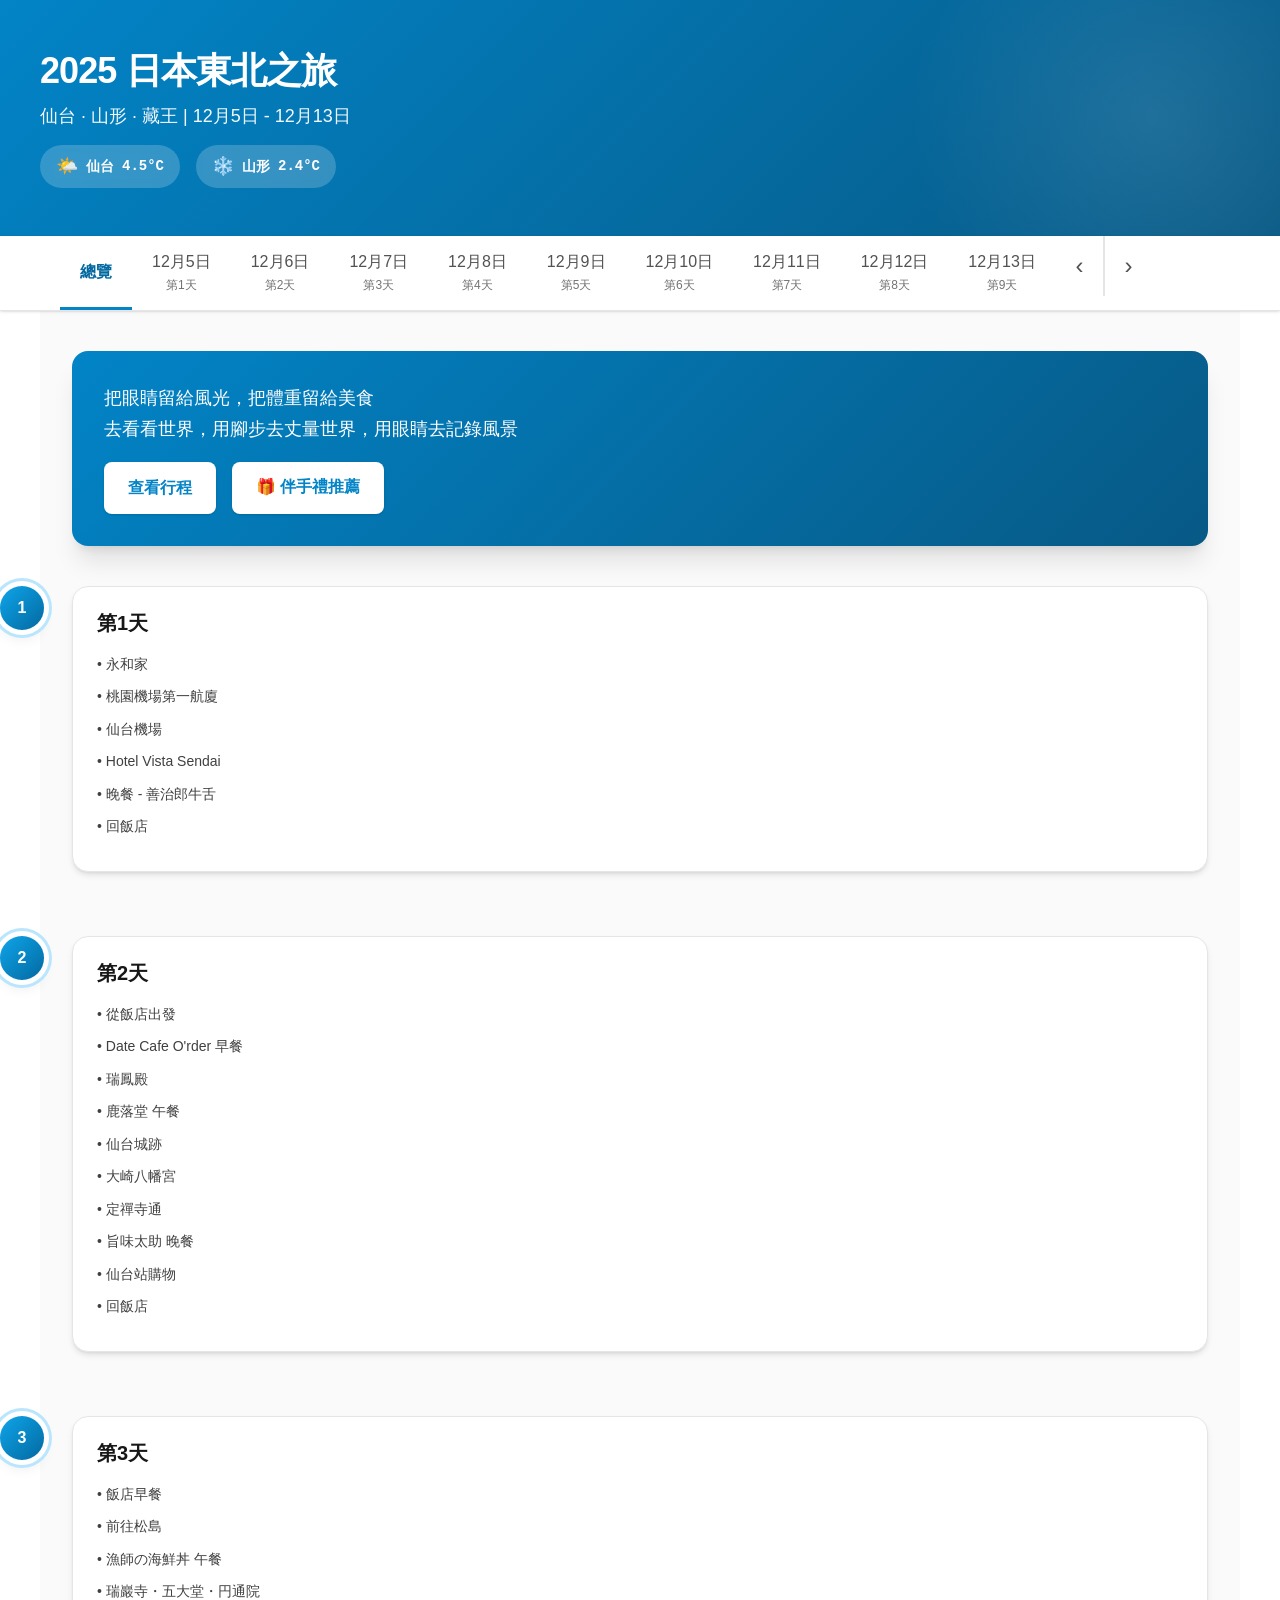
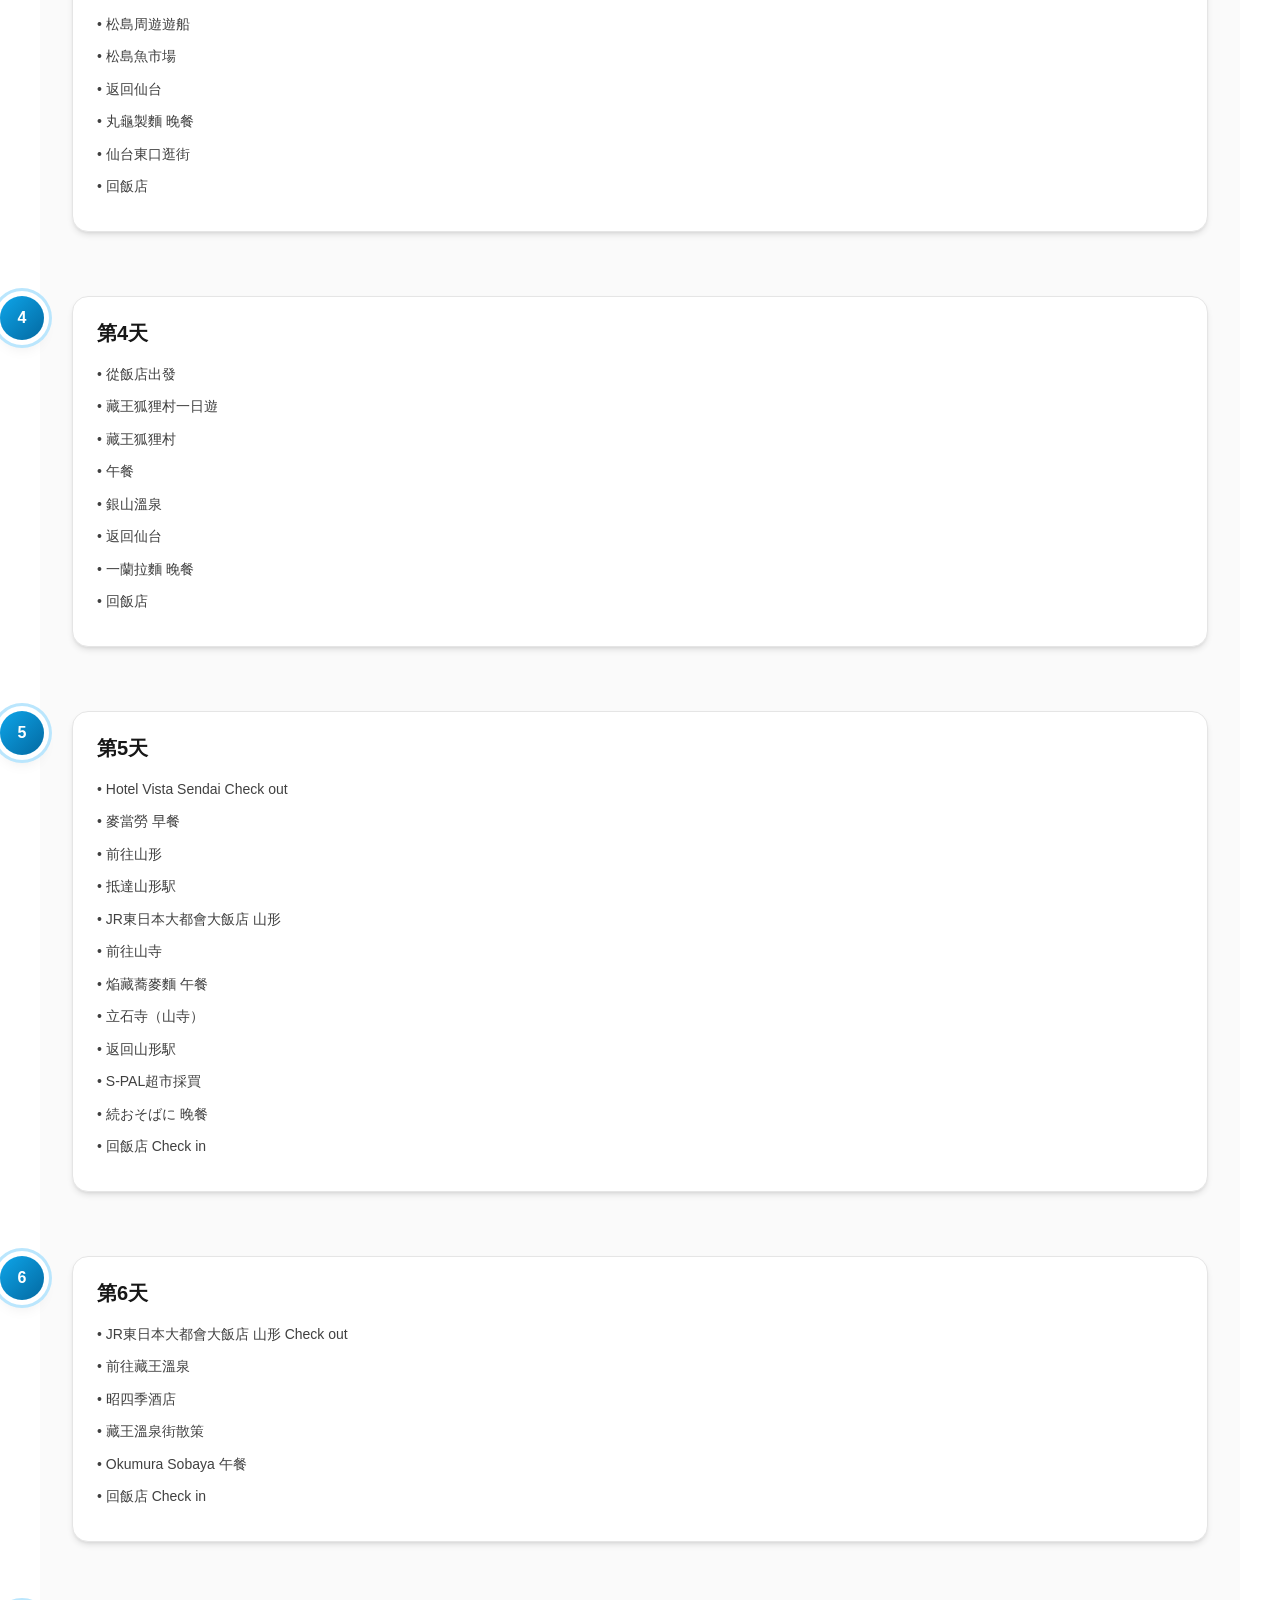
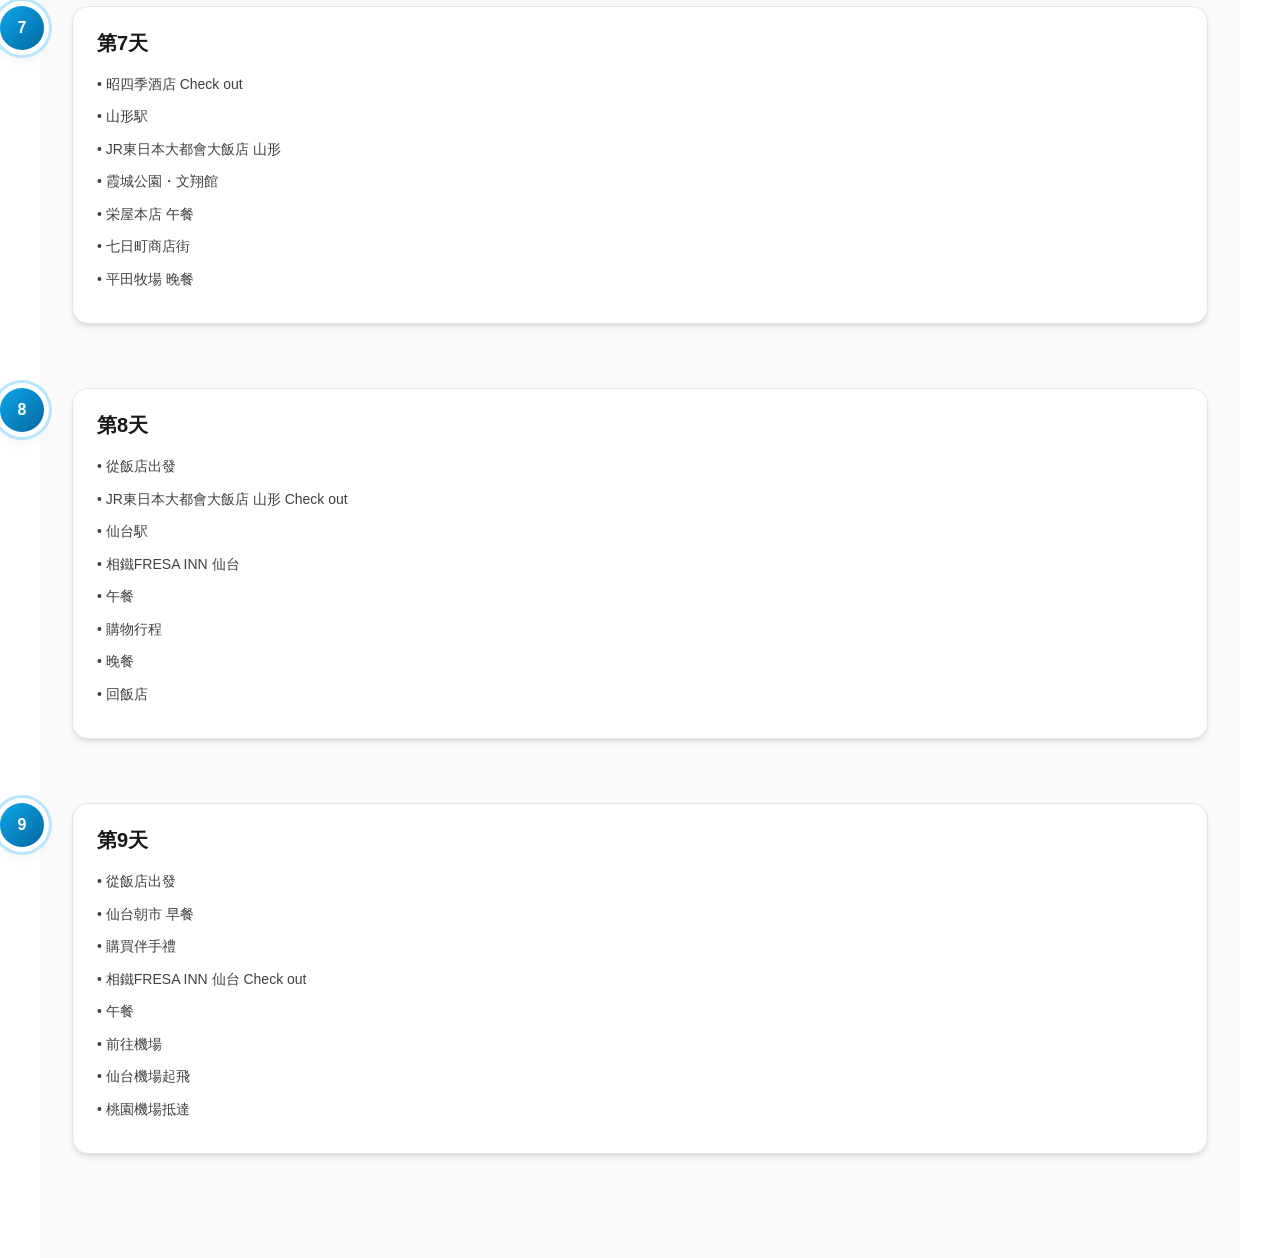
<file: index.html>
<!DOCTYPE html>
<html lang="zh-TW">
<head>
    <meta charset="UTF-8">
    <meta name="viewport" content="width=device-width, initial-scale=1.0">
    <title>行程 - 2025日本東北之旅</title>
    <link rel="stylesheet" href="design-system.css?v=5">
</head>
<body>
    <div class="container">
        <!-- Header -->
        <header class="header">
            <div class="header-content">
                <h1 class="header-title">2025 日本東北之旅</h1>
                <p class="header-subtitle">仙台 · 山形 · 藏王 | 12月5日 - 12月13日</p>
                <div class="weather-summary" id="weather-summary"></div>
            </div>
        </header>

        <!-- Tabs -->
        <div class="tabs">
            <button class="tab-btn active" data-tab="overview">總覽</button>
            <button class="tab-btn" data-tab="day-1">12月5日<br><span class="day-label">第1天</span></button>
            <button class="tab-btn" data-tab="day-2">12月6日<br><span class="day-label">第2天</span></button>
            <button class="tab-btn" data-tab="day-3">12月7日<br><span class="day-label">第3天</span></button>
            <button class="tab-btn" data-tab="day-4">12月8日<br><span class="day-label">第4天</span></button>
            <button class="tab-btn" data-tab="day-5">12月9日<br><span class="day-label">第5天</span></button>
            <button class="tab-btn" data-tab="day-6">12月10日<br><span class="day-label">第6天</span></button>
            <button class="tab-btn" data-tab="day-7">12月11日<br><span class="day-label">第7天</span></button>
            <button class="tab-btn" data-tab="day-8">12月12日<br><span class="day-label">第8天</span></button>
            <button class="tab-btn" data-tab="day-9">12月13日<br><span class="day-label">第9天</span></button>
            <button class="nav-arrow left" id="prevTab">‹</button>
            <button class="nav-arrow right" id="nextTab">›</button>
        </div>

        <!-- Content Area -->
        <div class="content">
            <!-- Overview Tab -->
            <div class="tab-content active" id="overview">
                <div class="overview-stats">
                    <p>把眼睛留給風光，把體重留給美食</p>
                    <p>去看看世界，用腳步去丈量世界，用眼睛去記錄風景</p>
                    <div class="overview-buttons">
                        <a href="https://docs.google.com/document/d/1VQ8YaB3IYx-JhTkaLkcdbFJiMRrbsyjpZIm2yDQahhA/edit?tab=t.0" target="_blank" class="overview-btn">查看行程</a>
                        <button onclick="toggleSouvenirs()" class="overview-btn souvenir-btn">🎁 伴手禮推薦</button>
                    </div>
                </div>

                <div id="overview-timeline"></div>
            </div>

            <!-- Day Tabs -->
            <div class="tab-content" id="day-1">
                <div class="day-header">
                    <h2 class="day-title">第1天</h2>
                    <p class="day-date">2025/12/5 (週五)</p>
                    <p class="day-summary">台北出發 → 仙台機場 → 入住Hotel Vista Sendai → 品嚐仙台名物牛舌</p>
                    <p class="departure-time">出發時間：08:00</p>
                </div>
                <div class="timeline" id="timeline-day-1"></div>
            </div>

            <div class="tab-content" id="day-2">
                <div class="day-header">
                    <h2 class="day-title">第2天</h2>
                    <p class="day-date">2025/12/6 (週六)</p>
                    <p class="day-summary">仙台市區觀光 → 瑞鳳殿 → 仙台城跡 → 大崎八幡宮 → 定禪寺通光之樂章</p>
                    <p class="departure-time">出發時間：09:00</p>
                </div>
                <div class="timeline" id="timeline-day-2"></div>
            </div>

            <div class="tab-content" id="day-3">
                <div class="day-header">
                    <h2 class="day-title">第3天</h2>
                    <p class="day-date">2025/12/7 (週日)</p>
                    <p class="day-summary">松島一日遊 → 松島海岸 → 瑞巖寺・円通院 → 松島遊船 → 海鮮美食</p>
                    <p class="departure-time">出發時間：09:30</p>
                </div>
                <div class="timeline" id="timeline-day-3"></div>
            </div>

            <div class="tab-content" id="day-4">
                <div class="day-header">
                    <h2 class="day-title">第4天</h2>
                    <p class="day-date">2025/12/8 (週一)</p>
                    <p class="day-summary">藏王狐狸村一日遊 → 與狐狸互動 → 銀山溫泉散策 → 大正浪漫街景</p>
                    <p class="departure-time">出發時間：08:30</p>
                </div>
                <div class="timeline" id="timeline-day-4"></div>
            </div>

            <div class="tab-content" id="day-5">
                <div class="day-header">
                    <h2 class="day-title">第5天</h2>
                    <p class="day-date">2025/12/9 (週二)</p>
                    <p class="day-summary">仙台退房 → 前往山形 → 立石寺（山寺）登山 → 入住山形市區飯店</p>
                    <p class="departure-time">出發時間：09:00</p>
                </div>
                <div class="timeline" id="timeline-day-5"></div>
            </div>

            <div class="tab-content" id="day-6">
                <div class="day-header">
                    <h2 class="day-title">第6天</h2>
                    <p class="day-date">2025/12/10 (週三)</p>
                    <p class="day-summary">前往藏王溫泉 → 溫泉街散策 → 入住昭四季溫泉酒店 → 享受溫泉美食</p>
                    <p class="departure-time">出發時間：09:00</p>
                </div>
                <div class="timeline" id="timeline-day-6"></div>
            </div>

            <div class="tab-content" id="day-7">
                <div class="day-header">
                    <h2 class="day-title">第7天</h2>
                    <p class="day-date">2025/12/11 (週四)</p>
                    <p class="day-summary">藏王溫泉退房 → 返回山形市 → 霞城公園・文翔館 → 七日町商店街 → 山形美食</p>
                    <p class="departure-time">出發時間：09:30</p>
                </div>
                <div class="timeline" id="timeline-day-7"></div>
            </div>

            <div class="tab-content" id="day-8">
                <div class="day-header">
                    <h2 class="day-title">第8天</h2>
                    <p class="day-date">2025/12/12 (週五)</p>
                    <p class="day-summary">山形退房 → 返回仙台 → 仙台市區購物 → 入住相鐵FRESA INN</p>
                    <p class="departure-time">出發時間：09:30</p>
                </div>
                <div class="timeline" id="timeline-day-8"></div>
            </div>

            <div class="tab-content" id="day-9">
                <div class="day-header">
                    <h2 class="day-title">第9天</h2>
                    <p class="day-date">2025/12/13 (週六)</p>
                    <p class="day-summary">仙台朝市早餐 → 採購伴手禮 → 前往機場 → 返回台北</p>
                    <p class="departure-time">出發時間：08:30</p>
                </div>
                <div class="timeline" id="timeline-day-9"></div>
            </div>
        </div>

    </div>

    <script src="data-enhanced.js"></script>
    <script src="app-enhanced.js"></script>
</body>
</html>
</file>
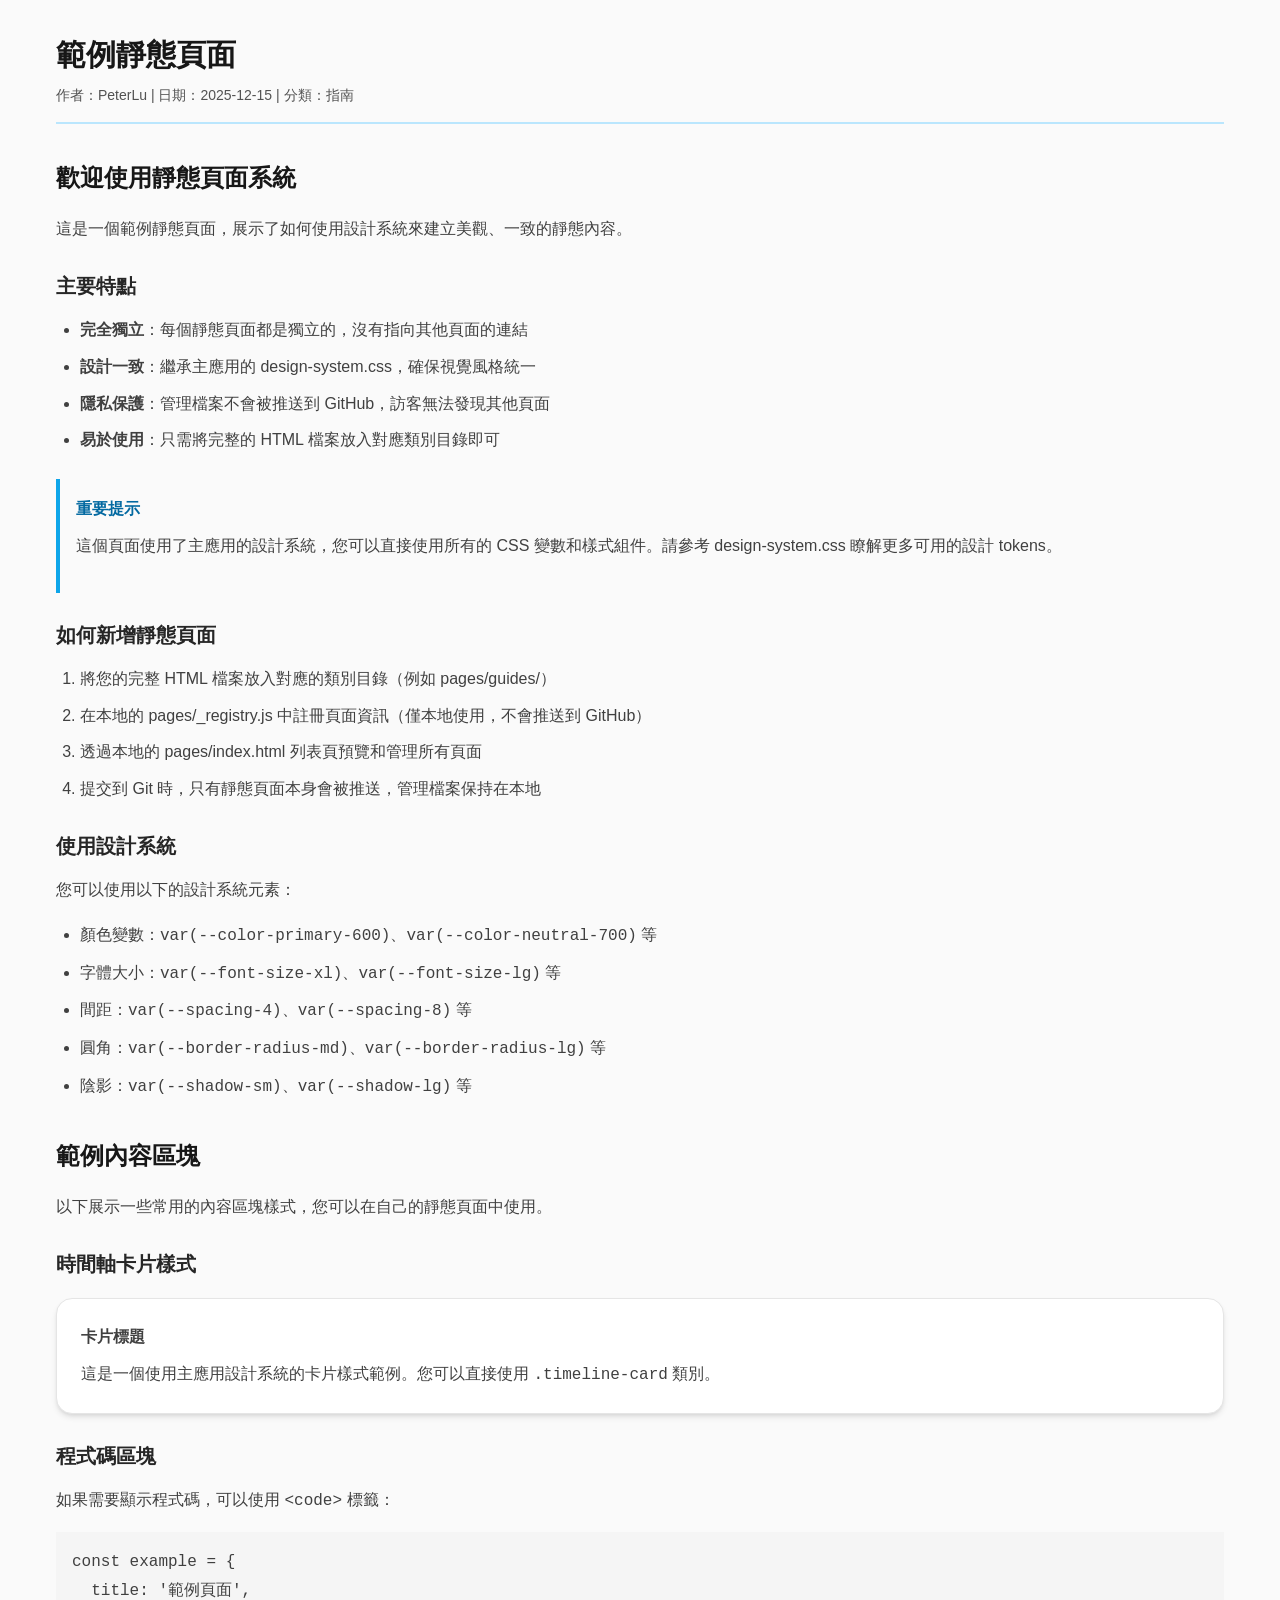
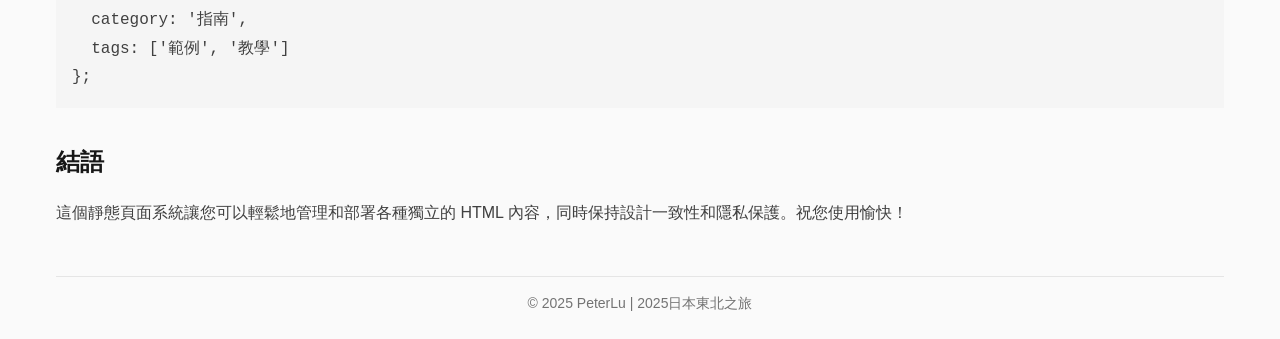
<file: pages/guides/example.html>
<!DOCTYPE html>
<html lang="zh-TW">
<head>
    <meta charset="UTF-8">
    <meta name="viewport" content="width=device-width, initial-scale=1.0">
    <title>範例靜態頁面 - 2025日本東北之旅</title>
    <link rel="stylesheet" href="../../design-system.css">
    <style>
        .static-page-container {
            max-width: 1200px;
            margin: 0 auto;
            padding: var(--spacing-8) var(--spacing-4);
        }

        .page-header {
            margin-bottom: var(--spacing-8);
            padding-bottom: var(--spacing-4);
            border-bottom: 2px solid var(--color-primary-200);
        }

        .page-title {
            font-size: var(--font-size-3xl);
            font-weight: var(--font-weight-bold);
            color: var(--color-neutral-900);
            margin-bottom: var(--spacing-2);
        }

        .page-meta {
            color: var(--color-neutral-600);
            font-size: var(--font-size-sm);
        }

        .page-content {
            line-height: 1.8;
            color: var(--color-neutral-700);
        }

        .page-content h2 {
            font-size: var(--font-size-2xl);
            font-weight: var(--font-weight-bold);
            color: var(--color-neutral-900);
            margin-top: var(--spacing-8);
            margin-bottom: var(--spacing-4);
        }

        .page-content h3 {
            font-size: var(--font-size-xl);
            font-weight: var(--font-weight-semibold);
            color: var(--color-neutral-800);
            margin-top: var(--spacing-6);
            margin-bottom: var(--spacing-3);
        }

        .page-content p {
            margin-bottom: var(--spacing-4);
        }

        .page-content ul, .page-content ol {
            margin-bottom: var(--spacing-4);
            padding-left: var(--spacing-6);
        }

        .page-content li {
            margin-bottom: var(--spacing-2);
        }

        .info-card {
            background: var(--color-primary-50);
            border-left: 4px solid var(--color-primary-500);
            padding: var(--spacing-4);
            margin: var(--spacing-6) 0;
            border-radius: var(--border-radius-md);
        }

        .info-card h4 {
            color: var(--color-primary-700);
            font-weight: var(--font-weight-bold);
            margin-bottom: var(--spacing-2);
        }

        .page-footer {
            margin-top: var(--spacing-12);
            padding-top: var(--spacing-4);
            border-top: 1px solid var(--color-neutral-200);
            text-align: center;
            color: var(--color-neutral-500);
            font-size: var(--font-size-sm);
        }
    </style>
</head>
<body>
    <div class="static-page-container">
        <header class="page-header">
            <h1 class="page-title">範例靜態頁面</h1>
            <div class="page-meta">
                <span>作者：PeterLu</span> |
                <span>日期：2025-12-15</span> |
                <span>分類：指南</span>
            </div>
        </header>

        <main class="page-content">
            <h2>歡迎使用靜態頁面系統</h2>
            <p>這是一個範例靜態頁面，展示了如何使用設計系統來建立美觀、一致的靜態內容。</p>

            <h3>主要特點</h3>
            <ul>
                <li><strong>完全獨立</strong>：每個靜態頁面都是獨立的，沒有指向其他頁面的連結</li>
                <li><strong>設計一致</strong>：繼承主應用的 design-system.css，確保視覺風格統一</li>
                <li><strong>隱私保護</strong>：管理檔案不會被推送到 GitHub，訪客無法發現其他頁面</li>
                <li><strong>易於使用</strong>：只需將完整的 HTML 檔案放入對應類別目錄即可</li>
            </ul>

            <div class="info-card">
                <h4>重要提示</h4>
                <p>這個頁面使用了主應用的設計系統，您可以直接使用所有的 CSS 變數和樣式組件。請參考 design-system.css 瞭解更多可用的設計 tokens。</p>
            </div>

            <h3>如何新增靜態頁面</h3>
            <ol>
                <li>將您的完整 HTML 檔案放入對應的類別目錄（例如 pages/guides/）</li>
                <li>在本地的 pages/_registry.js 中註冊頁面資訊（僅本地使用，不會推送到 GitHub）</li>
                <li>透過本地的 pages/index.html 列表頁預覽和管理所有頁面</li>
                <li>提交到 Git 時，只有靜態頁面本身會被推送，管理檔案保持在本地</li>
            </ol>

            <h3>使用設計系統</h3>
            <p>您可以使用以下的設計系統元素：</p>
            <ul>
                <li>顏色變數：<code>var(--color-primary-600)</code>、<code>var(--color-neutral-700)</code> 等</li>
                <li>字體大小：<code>var(--font-size-xl)</code>、<code>var(--font-size-lg)</code> 等</li>
                <li>間距：<code>var(--spacing-4)</code>、<code>var(--spacing-8)</code> 等</li>
                <li>圓角：<code>var(--border-radius-md)</code>、<code>var(--border-radius-lg)</code> 等</li>
                <li>陰影：<code>var(--shadow-sm)</code>、<code>var(--shadow-lg)</code> 等</li>
            </ul>

            <h2>範例內容區塊</h2>
            <p>以下展示一些常用的內容區塊樣式，您可以在自己的靜態頁面中使用。</p>

            <h3>時間軸卡片樣式</h3>
            <div class="timeline-card" style="margin: var(--spacing-4) 0;">
                <h4 style="margin-bottom: var(--spacing-2);">卡片標題</h4>
                <p style="margin-bottom: 0;">這是一個使用主應用設計系統的卡片樣式範例。您可以直接使用 <code>.timeline-card</code> 類別。</p>
            </div>

            <h3>程式碼區塊</h3>
            <p>如果需要顯示程式碼，可以使用 <code>&lt;code&gt;</code> 標籤：</p>
            <pre style="background: var(--color-neutral-100); padding: var(--spacing-4); border-radius: var(--border-radius-md); overflow-x: auto;">
const example = {
  title: '範例頁面',
  category: '指南',
  tags: ['範例', '教學']
};</pre>

            <h2>結語</h2>
            <p>這個靜態頁面系統讓您可以輕鬆地管理和部署各種獨立的 HTML 內容，同時保持設計一致性和隱私保護。祝您使用愉快！</p>
        </main>

        <footer class="page-footer">
            <p>© 2025 PeterLu | 2025日本東北之旅</p>
        </footer>
    </div>
</body>
</html>
</file>
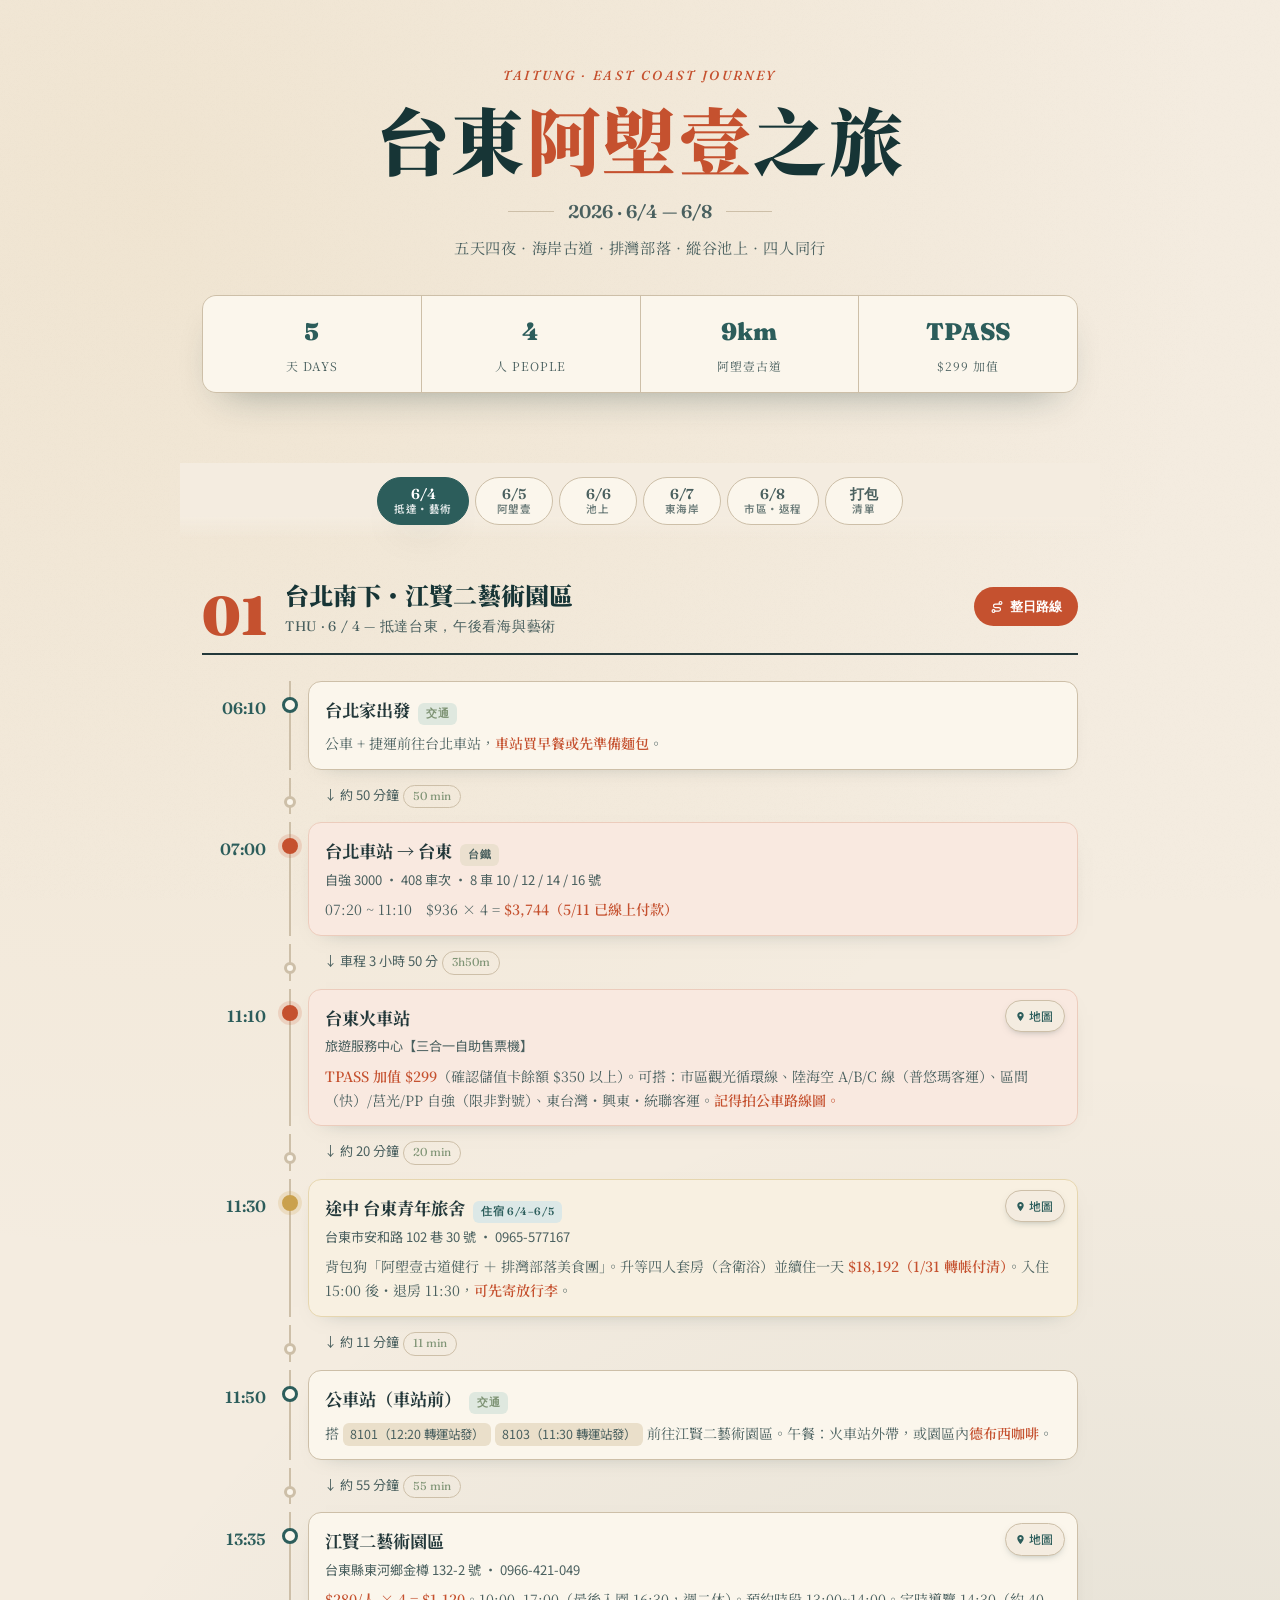
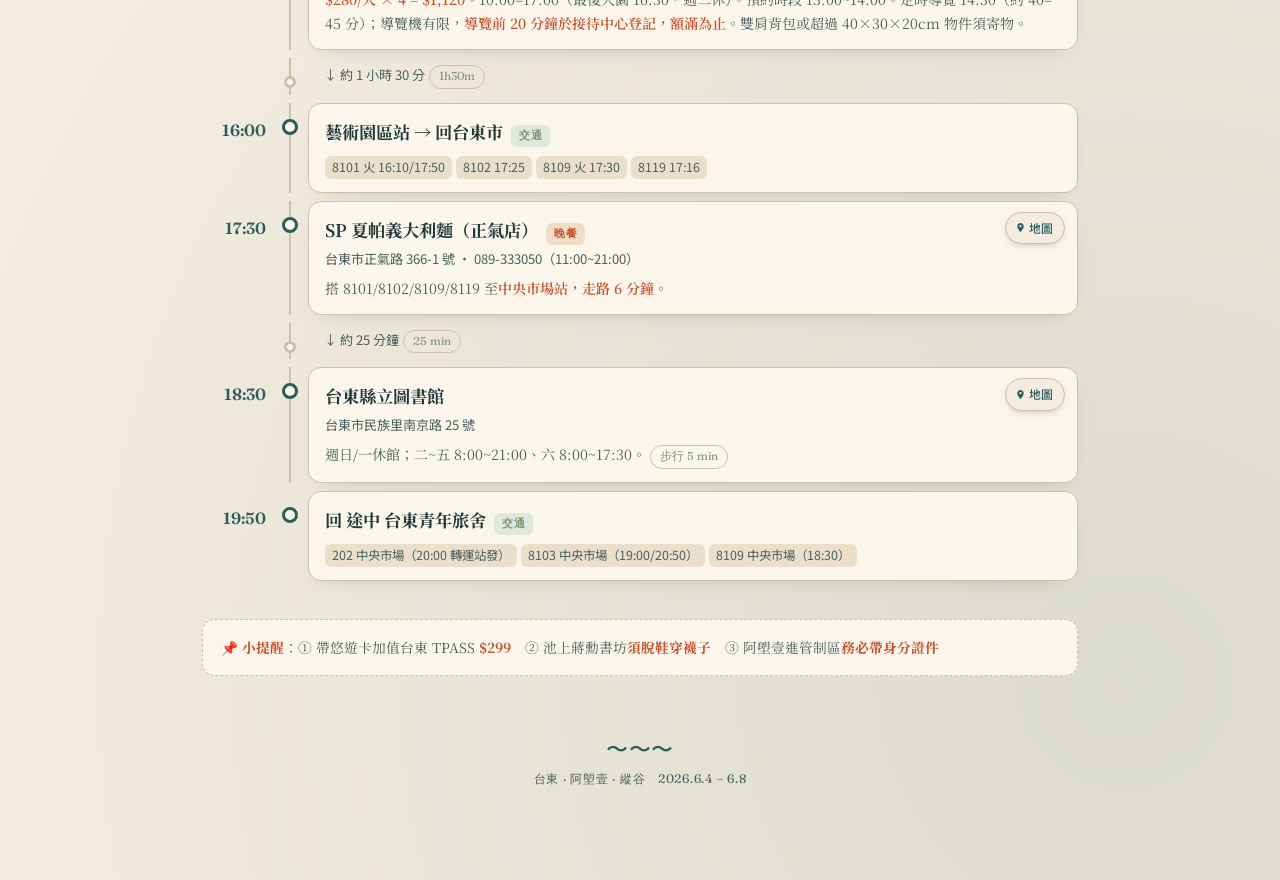
<file: pages/travel-logs/20260604-wqVYMHVUdTf7X1RPvocB.html>
<!DOCTYPE html>
<html lang="zh-Hant">
<head>
<meta charset="UTF-8">
<meta name="viewport" content="width=device-width, initial-scale=1.0">
<title>台東阿塱壹之旅 · 6/4–6/8</title>
<link rel="preconnect" href="https://fonts.googleapis.com">
<link rel="preconnect" href="https://fonts.gstatic.com" crossorigin>
<link href="https://fonts.googleapis.com/css2?family=Fraunces:ital,opsz,wght@0,9..144,400;0,9..144,600;0,9..144,900;1,9..144,500&family=Noto+Serif+TC:wght@400;600;700;900&family=Noto+Sans+TC:wght@400;500;700&display=swap" rel="stylesheet">
<style>
  :root{
    --paper:#f4ece0;
    --paper-2:#ebe0cf;
    --ink:#23383a;
    --ink-soft:#4a605f;
    --teal:#2c5d5b;
    --teal-deep:#173536;
    --coral:#c5512f;
    --coral-soft:#d97a4e;
    --sand:#caa14e;
    --sage:#7e9374;
    --line:#cdbfa8;
    --card:#fbf6ec;
    --shadow:0 18px 40px -22px rgba(23,53,54,.45);
  }
  *{box-sizing:border-box;margin:0;padding:0}
  html{scroll-behavior:smooth}
  body{
    font-family:"Noto Serif TC",serif;
    color:var(--ink);
    background:var(--paper);
    background-image:
      radial-gradient(circle at 12% 8%, rgba(202,161,78,.10), transparent 42%),
      radial-gradient(circle at 88% 92%, rgba(44,93,91,.12), transparent 48%);
    line-height:1.7;
    -webkit-font-smoothing:antialiased;
  }
  /* grain texture */
  body::before{
    content:"";position:fixed;inset:0;pointer-events:none;z-index:0;opacity:.5;
    background-image:url("data:image/svg+xml,%3Csvg xmlns='http://www.w3.org/2000/svg' width='120' height='120'%3E%3Cfilter id='n'%3E%3CfeTurbulence type='fractalNoise' baseFrequency='0.85' numOctaves='2'/%3E%3C/filter%3E%3Crect width='100%25' height='100%25' filter='url(%23n)' opacity='0.035'/%3E%3C/svg%3E");
  }
  .wrap{position:relative;z-index:1;max-width:920px;margin:0 auto;padding:0 22px 90px}

  /* ---------- HERO ---------- */
  header{
    position:relative;padding:64px 0 38px;text-align:center;
  }
  .kicker{
    font-family:"Fraunces",serif;font-style:italic;font-weight:500;
    letter-spacing:.18em;text-transform:uppercase;font-size:.82rem;
    color:var(--coral);margin-bottom:14px;
  }
  h1{
    font-family:"Noto Serif TC",serif;font-weight:900;
    font-size:clamp(2.6rem,8vw,4.6rem);line-height:1.05;color:var(--teal-deep);
    letter-spacing:.02em;
  }
  h1 .sea{color:var(--coral)}
  .dates{
    margin-top:18px;display:inline-flex;align-items:center;gap:14px;
    font-family:"Fraunces",serif;font-weight:600;font-size:1.15rem;color:var(--ink-soft);
  }
  .dates span{display:inline-block;height:1px;width:46px;background:var(--line)}
  .sub{margin-top:8px;color:var(--ink-soft);font-size:.95rem;letter-spacing:.04em}

  /* ---------- QUICK FACTS ---------- */
  .facts{
    display:grid;grid-template-columns:repeat(4,1fr);gap:1px;
    background:var(--line);border:1px solid var(--line);border-radius:14px;
    overflow:hidden;margin:34px 0 8px;box-shadow:var(--shadow);
  }
  .fact{background:var(--card);padding:16px 12px;text-align:center}
  .fact b{display:block;font-family:"Fraunces",serif;font-size:1.5rem;color:var(--teal);font-weight:900}
  .fact small{display:block;font-size:.74rem;color:var(--ink-soft);letter-spacing:.08em;margin-top:3px}

  /* ---------- TABS ---------- */
  nav.tabs{
    position:sticky;top:0;z-index:20;display:flex;gap:6px;flex-wrap:wrap;
    justify-content:center;padding:14px 0;margin:24px -22px 0;
    background:linear-gradient(var(--paper) 70%, transparent);
  }
  .tab{
    font-family:"Fraunces",serif;font-weight:600;cursor:pointer;border:1px solid var(--line);
    background:var(--card);color:var(--ink-soft);border-radius:999px;
    padding:8px 16px;font-size:.9rem;transition:.25s;display:flex;flex-direction:column;
    align-items:center;line-height:1.2;min-width:78px;
  }
  .tab small{font-family:"Noto Sans TC";font-size:.66rem;letter-spacing:.05em;opacity:.8}
  .tab:hover{transform:translateY(-2px)}
  .tab.active{background:var(--teal);color:#fff;border-color:var(--teal);box-shadow:var(--shadow)}
  .tab.active small{opacity:.85}

  /* ---------- DAY PANEL ---------- */
  .day{display:none;animation:fade .5s ease}
  .day.show{display:block}
  @keyframes fade{from{opacity:0;transform:translateY(12px)}to{opacity:1;transform:none}}

  .day-head{display:flex;align-items:flex-end;flex-wrap:wrap;gap:14px 18px;margin:36px 0 8px;padding-bottom:14px;border-bottom:2px solid var(--ink)}
  .day-no{font-family:"Fraunces",serif;font-weight:900;font-size:3.4rem;line-height:.85;color:var(--coral)}
  .day-head .t{flex:1}
  .day-head .t h2{font-size:1.5rem;font-weight:900;color:var(--teal-deep)}
  .day-head .t p{font-size:.86rem;color:var(--ink-soft);font-family:"Fraunces",serif;letter-spacing:.05em}

  /* ---------- TIMELINE ---------- */
  .timeline{position:relative;margin:26px 0 0;padding-left:0}
  .stop{position:relative;display:grid;grid-template-columns:64px 1fr;gap:16px;padding-bottom:8px}
  .stop .time{
    font-family:"Fraunces",serif;font-weight:600;font-size:1.02rem;color:var(--teal);
    text-align:right;padding-top:14px;white-space:nowrap;
  }
  .rail{position:relative}
  .rail::before{content:"";position:absolute;left:7px;top:0;bottom:0;width:2px;background:var(--line)}
  .stop:last-child .rail::before{display:none}
  .dot{position:absolute;left:0;top:16px;width:16px;height:16px;border-radius:50%;
    background:var(--card);border:3px solid var(--teal);z-index:2}
  .stop.move .dot{border-color:var(--line);width:12px;height:12px;left:2px;top:18px}
  .card{
    background:var(--card);border:1px solid var(--line);border-radius:13px;
    padding:13px 16px;margin-left:26px;box-shadow:0 8px 22px -18px rgba(23,53,54,.5);
    position:relative;
  }
  .stop.move .card{background:transparent;border:none;box-shadow:none;padding:6px 16px;margin-left:26px}
  .place{font-weight:700;font-size:1.08rem;color:var(--ink);display:flex;align-items:baseline;gap:8px;flex-wrap:wrap;padding-right:62px}
  .place .badge{font-family:"Fraunces",serif;font-size:.66rem;font-weight:600;letter-spacing:.06em;
    text-transform:uppercase;padding:2px 8px;border-radius:6px;background:var(--paper-2);color:var(--ink-soft)}
  .place .badge.eat{background:#f1ddc6;color:var(--coral)}
  .place .badge.move-b{background:#dfe8df;color:var(--sage)}
  .place .badge.stay{background:#dce8e7;color:var(--teal)}
  .addr{font-family:"Noto Sans TC";font-size:.82rem;color:var(--ink-soft);margin-top:3px}
  .notes{font-size:.88rem;color:var(--ink-soft);margin-top:7px}
  .notes .k{color:var(--coral);font-weight:600}
  .move-text{font-family:"Noto Sans TC";font-size:.82rem;color:var(--ink-soft)}
  .dur{display:inline-block;font-family:"Fraunces",serif;font-size:.72rem;color:var(--sage);
    border:1px solid var(--line);border-radius:999px;padding:1px 9px;margin-left:4px}
  .bus{display:inline-block;font-family:"Noto Sans TC";font-size:.78rem;background:#eadfca;color:var(--ink-soft);
    border-radius:6px;padding:1px 7px;margin:2px 4px 0 0}
  .maplink{position:absolute;top:10px;right:12px;z-index:3;display:inline-flex;align-items:center;gap:3px;
    font-family:"Noto Sans TC";font-size:.74rem;font-weight:500;color:var(--teal);text-decoration:none;
    border:1px solid var(--line);background:var(--paper);border-radius:999px;padding:5px 11px 5px 9px;
    transition:.2s;white-space:nowrap;box-shadow:0 3px 8px -5px rgba(23,53,54,.5)}
  .maplink:hover{background:var(--teal);color:#fff;border-color:var(--teal)}
  .maplink:active{transform:scale(.95)}
  .maplink svg{flex:0 0 auto}
  .routebtn{margin-left:auto;align-self:center;font-family:"Fraunces",serif;font-weight:600;font-size:.84rem;
    cursor:pointer;display:inline-flex;align-items:center;gap:6px;background:var(--coral);color:#fff;
    text-decoration:none;border:none;border-radius:999px;padding:8px 16px;box-shadow:var(--shadow);transition:.2s}
  .routebtn:hover{background:#a8421f;transform:translateY(-2px)}
  .routebtn svg{flex:0 0 auto}
  .stop.is-stay .card{background:#f8f0e1;border-color:#e6d6af}
  .stop.is-stay .dot{background:var(--sand);border-color:var(--sand);box-shadow:0 0 0 4px rgba(202,161,78,.20)}
  .stop.is-train .card{background:#f9e9e0;border-color:#ecccbc}
  .stop.is-train .dot{background:var(--coral);border-color:var(--coral);box-shadow:0 0 0 4px rgba(197,81,47,.16)}

  /* ---------- PREP CALLOUT ---------- */
  .prep{
    background:linear-gradient(150deg,var(--teal-deep),var(--teal));color:#f4ece0;
    border-radius:18px;padding:28px 26px;margin:22px 0 8px;box-shadow:var(--shadow);position:relative;overflow:hidden;
  }
  .prep::after{content:"阿塱壹";position:absolute;right:-6px;bottom:-28px;font-family:"Noto Serif TC";
    font-weight:900;font-size:6rem;color:rgba(255,255,255,.06);letter-spacing:.05em}
  .prep h3{font-size:1.35rem;font-weight:900;margin-bottom:4px;display:flex;align-items:center;gap:10px}
  .prep .lead{font-size:.86rem;opacity:.85;margin-bottom:18px;font-family:"Fraunces",serif;letter-spacing:.04em}
  .prep ul{list-style:none;display:grid;grid-template-columns:1fr 1fr;gap:10px 22px}
  .prep li{font-size:.9rem;display:flex;gap:10px;align-items:flex-start;line-height:1.55}
  .prep li i{font-style:normal;font-family:"Fraunces",serif;font-weight:900;color:var(--sand);flex:0 0 auto}
  .prep li.warn i{color:var(--coral-soft)}
  .prep .ban{margin-top:18px;background:rgba(197,81,47,.22);border:1px solid rgba(217,122,78,.5);
    border-radius:10px;padding:11px 14px;font-size:.88rem;position:relative;z-index:2}

  /* ---------- FOOTER NOTE ---------- */
  .pnote{margin-top:30px;border:1px dashed var(--line);border-radius:13px;padding:16px 18px;
    background:var(--card);font-size:.86rem;color:var(--ink-soft)}
  .pnote b{color:var(--coral)}
  footer{text-align:center;margin-top:54px;color:var(--ink-soft);font-size:.78rem;font-family:"Fraunces",serif;letter-spacing:.06em}
  footer .wave{font-size:1.4rem;color:var(--teal)}

  /* ---- 打包清單 ---- */
  .pack-intro{background:var(--card);border:1px solid var(--line);border-radius:14px;
    padding:16px 18px;margin:22px 0 6px;font-size:.9rem;color:var(--ink-soft);line-height:1.6}
  .pack-intro b{color:var(--coral)}
  .pack-bar-wrap{display:flex;align-items:center;gap:14px;margin:22px 0 10px}
  .pack-bar-wrap .lbl{font-family:"Fraunces",serif;font-weight:600;font-size:.9rem;color:var(--teal);white-space:nowrap}
  .pack-bar{flex:1;height:9px;background:var(--paper-2);border-radius:999px;overflow:hidden;border:1px solid var(--line)}
  .pack-bar i{display:block;height:100%;width:0;background:linear-gradient(90deg,var(--sand),var(--teal));
    border-radius:999px;transition:width .35s ease}
  .pack-reset{font-family:"Noto Sans TC";font-size:.78rem;color:var(--ink-soft);cursor:pointer;
    border:1px solid var(--line);background:var(--card);border-radius:999px;padding:5px 12px;transition:.2s}
  .pack-reset:hover{background:var(--coral);color:#fff;border-color:var(--coral)}
  .pack-cat{margin-top:24px}
  .pack-cat > h3{font-size:1.18rem;font-weight:900;color:var(--teal-deep);margin-bottom:12px;
    display:flex;align-items:center;gap:8px}
  .pack-item{display:flex;align-items:flex-start;gap:12px;padding:11px 14px;border:1px solid var(--line);
    border-radius:12px;background:var(--card);margin-bottom:8px;cursor:pointer;transition:.18s;user-select:none}
  .pack-item:hover{border-color:var(--teal);transform:translateX(2px)}
  .pack-item .box{flex:0 0 auto;width:21px;height:21px;border:2px solid var(--teal);border-radius:6px;
    display:grid;place-items:center;margin-top:1px;transition:.18s}
  .pack-item .box svg{width:13px;height:13px;opacity:0;transform:scale(.4);transition:.18s;color:#fff}
  .pack-item .lbl{font-size:.96rem;line-height:1.45;font-weight:600;color:var(--ink)}
  .pack-item .lbl small{display:block;font-family:"Noto Sans TC";font-size:.78rem;color:var(--ink-soft);font-weight:400;margin-top:1px}
  .pack-item.done{background:#eceee7;border-color:#d9d3c2}
  .pack-item.done .box{background:var(--teal);border-color:var(--teal)}
  .pack-item.done .box svg{opacity:1;transform:scale(1)}
  .pack-item.done .lbl{color:var(--ink-soft);text-decoration:line-through;opacity:.65}
  .pack-cat.alangyi{background:linear-gradient(150deg,var(--teal-deep),var(--teal));border-radius:18px;
    padding:22px 22px 16px;color:#f4ece0;box-shadow:var(--shadow);position:relative;overflow:hidden}
  .pack-cat.alangyi::after{content:"阿塱壹";position:absolute;right:-6px;bottom:-26px;font-family:"Noto Serif TC";
    font-weight:900;font-size:5.5rem;color:rgba(255,255,255,.06)}
  .pack-cat.alangyi > h3{color:#fff;position:relative;z-index:2}
  .pack-cat.alangyi .pack-item{background:rgba(255,255,255,.08);border-color:rgba(255,255,255,.16);position:relative;z-index:2}
  .pack-cat.alangyi .pack-item:hover{border-color:var(--sand)}
  .pack-cat.alangyi .pack-item .box{border-color:var(--sand)}
  .pack-cat.alangyi .pack-item .lbl{color:#f4ece0}
  .pack-cat.alangyi .pack-item .lbl small{color:rgba(244,236,224,.72)}
  .pack-cat.alangyi .pack-item.done{background:rgba(255,255,255,.04)}
  .pack-cat.alangyi .pack-item.done .box{background:var(--sand);border-color:var(--sand)}
  .pack-cat.alangyi .pack-item.done .lbl{color:rgba(244,236,224,.55)}

  @media(max-width:600px){
    .facts{grid-template-columns:repeat(2,1fr)}
    .prep ul{grid-template-columns:1fr}
    .stop{grid-template-columns:48px 1fr;gap:10px}
    .card,.stop.move .card{margin-left:18px}
    h1{font-size:2.7rem}
  }
</style>
</head>
<body>
<div class="wrap">

  <header>
    <div class="kicker">Taitung · East Coast Journey</div>
    <h1>台東<span class="sea">阿塱壹</span>之旅</h1>
    <div class="dates"><span></span>2026 · 6/4 — 6/8<span></span></div>
    <div class="sub">五天四夜 · 海岸古道 · 排灣部落 · 縱谷池上 · 四人同行</div>

    <div class="facts">
      <div class="fact"><b>5</b><small>天 DAYS</small></div>
      <div class="fact"><b>4</b><small>人 PEOPLE</small></div>
      <div class="fact"><b>9km</b><small>阿塱壹古道</small></div>
      <div class="fact"><b>TPASS</b><small>$299 加值</small></div>
    </div>
  </header>

  <nav class="tabs" id="tabs">
    <div class="tab active" data-day="1">6/4<small>抵達・藝術</small></div>
    <div class="tab" data-day="2">6/5<small>阿塱壹</small></div>
    <div class="tab" data-day="3">6/6<small>池上</small></div>
    <div class="tab" data-day="4">6/7<small>東海岸</small></div>
    <div class="tab" data-day="5">6/8<small>市區・返程</small></div>
    <div class="tab" data-day="6">打包<small>清單</small></div>
  </nav>

  <!-- ================= DAY 1 ================= -->
  <section class="day show" data-day="1">
    <div class="day-head">
      <div class="day-no">01</div>
      <div class="t"><h2>台北南下・江賢二藝術園區</h2><p>THU · 6 / 4 — 抵達台東，午後看海與藝術</p></div>
    </div>
    <div class="timeline">

      <div class="stop"><div class="time">06:10</div><div class="rail"><div class="dot"></div>
        <div class="card"><div class="place">台北家出發 <span class="badge move-b">交通</span></div>
        <div class="notes">公車 + 捷運前往台北車站，<span class="k">車站買早餐或先準備麵包</span>。</div></div></div></div>

      <div class="stop move"><div class="time"></div><div class="rail"><div class="dot"></div>
        <div class="card"><div class="move-text">↓ 約 50 分鐘<span class="dur">50 min</span></div></div></div></div>

      <div class="stop"><div class="time">07:00</div><div class="rail"><div class="dot"></div>
        <div class="card"><div class="place">台北車站 → 台東 <span class="badge">台鐵</span></div>
        <div class="addr">自強 3000 · 408 車次 · 8 車 10 / 12 / 14 / 16 號</div>
        <div class="notes">07:20 ~ 11:10　$936 × 4 = <span class="k">$3,744（5/11 已線上付款）</span></div></div></div></div>

      <div class="stop move"><div class="time"></div><div class="rail"><div class="dot"></div>
        <div class="card"><div class="move-text">↓ 車程 3 小時 50 分<span class="dur">3h50m</span></div></div></div></div>

      <div class="stop"><div class="time">11:10</div><div class="rail"><div class="dot"></div>
        <div class="card"><div class="place">台東火車站</div>
        <div class="addr">旅遊服務中心【三合一自助售票機】</div>
        <div class="notes"><span class="k">TPASS 加值 $299</span>（確認儲值卡餘額 $350 以上）。可搭：市區觀光循環線、陸海空 A/B/C 線（普悠瑪客運）、區間（快）/莒光/PP 自強（限非對號）、東台灣・興東・統聯客運。<span class="k">記得拍公車路線圖。</span></div></div></div></div>

      <div class="stop move"><div class="time"></div><div class="rail"><div class="dot"></div>
        <div class="card"><div class="move-text">↓ 約 20 分鐘<span class="dur">20 min</span></div></div></div></div>

      <div class="stop"><div class="time">11:30</div><div class="rail"><div class="dot"></div>
        <div class="card"><div class="place">途中 台東青年旅舍 <span class="badge stay">住宿 6/4–6/5</span></div>
        <div class="addr">台東市安和路 102 巷 30 號 · 0965-577167</div>
        <div class="notes">背包狗「阿塱壹古道健行 ＋ 排灣部落美食團」。升等四人套房（含衛浴）並續住一天 <span class="k">$18,192（1/31 轉帳付清）</span>。入住 15:00 後・退房 11:30，<span class="k">可先寄放行李</span>。</div></div></div></div>

      <div class="stop move"><div class="time"></div><div class="rail"><div class="dot"></div>
        <div class="card"><div class="move-text">↓ 約 11 分鐘<span class="dur">11 min</span></div></div></div></div>

      <div class="stop"><div class="time">11:50</div><div class="rail"><div class="dot"></div>
        <div class="card"><div class="place">公車站（車站前） <span class="badge move-b">交通</span></div>
        <div class="notes">搭 <span class="bus">8101（12:20 轉運站發）</span><span class="bus">8103（11:30 轉運站發）</span>前往江賢二藝術園區。午餐：火車站外帶，或園區內<span class="k">德布西咖啡</span>。</div></div></div></div>

      <div class="stop move"><div class="time"></div><div class="rail"><div class="dot"></div>
        <div class="card"><div class="move-text">↓ 約 55 分鐘<span class="dur">55 min</span></div></div></div></div>

      <div class="stop"><div class="time">13:35</div><div class="rail"><div class="dot"></div>
        <div class="card"><div class="place">江賢二藝術園區</div>
        <div class="addr">台東縣東河鄉金樽 132-2 號 · 0966-421-049</div>
        <div class="notes"><span class="k">$280/人 × 4 = $1,120</span>。10:00–17:00（最後入園 16:30，週二休）。預約時段 13:00~14:00。定時導覽 14:30（約 40–45 分）；導覽機有限，<span class="k">導覽前 20 分鐘於接待中心登記，額滿為止</span>。雙肩背包或超過 40×30×20cm 物件須寄物。</div></div></div></div>

      <div class="stop move"><div class="time"></div><div class="rail"><div class="dot"></div>
        <div class="card"><div class="move-text">↓ 約 1 小時 30 分<span class="dur">1h30m</span></div></div></div></div>

      <div class="stop"><div class="time">16:00</div><div class="rail"><div class="dot"></div>
        <div class="card"><div class="place">藝術園區站 → 回台東市 <span class="badge move-b">交通</span></div>
        <div class="notes"><span class="bus">8101 火 16:10/17:50</span><span class="bus">8102 17:25</span><span class="bus">8109 火 17:30</span><span class="bus">8119 17:16</span></div></div></div></div>

      <div class="stop"><div class="time">17:30</div><div class="rail"><div class="dot"></div>
        <div class="card"><div class="place">SP 夏帕義大利麵（正氣店） <span class="badge eat">晚餐</span></div>
        <div class="addr">台東市正氣路 366-1 號 · 089-333050（11:00~21:00）</div>
        <div class="notes">搭 8101/8102/8109/8119 至<span class="k">中央市場站，走路 6 分鐘</span>。</div></div></div></div>

      <div class="stop move"><div class="time"></div><div class="rail"><div class="dot"></div>
        <div class="card"><div class="move-text">↓ 約 25 分鐘<span class="dur">25 min</span></div></div></div></div>

      <div class="stop"><div class="time">18:30</div><div class="rail"><div class="dot"></div>
        <div class="card"><div class="place">台東縣立圖書館</div>
        <div class="addr">台東市民族里南京路 25 號</div>
        <div class="notes">週日/一休館；二~五 8:00~21:00、六 8:00~17:30。<span class="dur">步行 5 min</span></div></div></div></div>

      <div class="stop"><div class="time">19:50</div><div class="rail"><div class="dot"></div>
        <div class="card"><div class="place">回 途中 台東青年旅舍 <span class="badge move-b">交通</span></div>
        <div class="notes"><span class="bus">202 中央市場（20:00 轉運站發）</span><span class="bus">8103 中央市場（19:00/20:50）</span><span class="bus">8109 中央市場（18:30）</span></div></div></div></div>

    </div>
  </section>

  <!-- ================= DAY 2 ================= -->
  <section class="day" data-day="2">
    <div class="day-head">
      <div class="day-no">02</div>
      <div class="t"><h2>阿塱壹古道・排灣風味</h2><p>FRI · 6 / 5 — 全日重頭戲，健行 9 公里看海</p></div>
    </div>

    <!-- PREP CALLOUT -->
    <div class="prep">
      <h3>🥾 阿塱壹保留區 · 行前準備</h3>
      <div class="lead">Alangyi Trail · 健行約 4–5 小時，距離 9 公里</div>
      <ul>
        <li><i>1</i><span>準備 <b>2000cc 以上</b>的水量與運動飲料</span></li>
        <li><i>2</i><span>自備熱量食物</span></li>
        <li class="warn"><i>3</i><span><b>務必帶身分證件</b>，進入管制區檢查用</span></li>
        <li class="warn"><i>4</i><span>運動服 / 排汗衣、「平常有在穿」的運動鞋或登山鞋、毛巾、手套；<b>勿穿厚底增高鞋</b></span></li>
        <li><i>5</i><span>天氣炎熱請帶雨傘（大隻可當登山杖）、綁繩遮陽帽</span></li>
        <li><i>6</i><span>遇雨請帶雨具，建議帶雨衣</span></li>
        <li><i>7</i><span>慢性病者記得隨身帶藥物</span></li>
        <li><i>8</i><span>身體不適者請斟酌體力健行</span></li>
        <li><i>9</i><span>暈車藥、裝垃圾的小塑膠袋；可備一雙拖鞋，走完古道換穿</span></li>
        <li><i>10</i><span>住宿備有沐浴乳/洗髮精/吹風機；<b>牙刷、牙膏、毛巾需自備</b></span></li>
      </ul>
      <div class="ban">🚫 保留區嚴禁攜帶<b>寵物</b>、<b>煙火炊煮</b>及<b>空拍</b></div>
    </div>

    <div class="timeline">
      <div class="stop"><div class="time">06:00</div><div class="rail"><div class="dot"></div>
        <div class="card"><div class="place">台東出發 <span class="badge eat">早餐</span></div>
        <div class="notes">青年旅舍早餐（吐司夾蛋），出發前往旭海。</div></div></div></div>

      <div class="stop move"><div class="time"></div><div class="rail"><div class="dot"></div>
        <div class="card"><div class="move-text">↓ 車程約 3 小時<span class="dur">3h</span></div></div></div></div>

      <div class="stop"><div class="time">09:00</div><div class="rail"><div class="dot"></div>
        <div class="card"><div class="place">旭海公共停車場</div>
        <div class="notes">與解說員會合。<span class="dur">5 min</span></div></div></div></div>

      <div class="stop"><div class="time">09:30</div><div class="rail"><div class="dot"></div>
        <div class="card"><div class="place">漫遊阿塱壹 🌊</div>
        <div class="notes">09:30~14:00【漫遊阿朗壹】海岸古道健行。<span class="dur">4h30m</span></div></div></div></div>

      <div class="stop"><div class="time">14:00</div><div class="rail"><div class="dot"></div>
        <div class="card"><div class="place">部落廚房 <span class="badge eat">午餐</span></div>
        <div class="notes">排灣族風味料理　14:00~15:30。<span class="dur">1h30m</span></div></div></div></div>

      <div class="stop move"><div class="time">15:30</div><div class="rail"><div class="dot"></div>
        <div class="card"><div class="move-text">從安朔回台東 ↓ 約 2 小時<span class="dur">2h</span></div></div></div></div>

      <div class="stop"><div class="time">18:00</div><div class="rail"><div class="dot"></div>
        <div class="card"><div class="place">台東 · 背包狗下車</div>
        <div class="notes">步行前往晚餐。<span class="dur">步行 5 min</span></div></div></div></div>

      <div class="stop"><div class="time">18:10</div><div class="rail"><div class="dot"></div>
        <div class="card"><div class="place">濯 餐酒館 Draw Bistro <span class="badge eat">晚餐</span></div>
        <div class="addr">台東市復興路 103 號 · 08-9320050</div>
        <div class="notes"><span class="k">須先訂位 18:10</span>，步行 6 分鐘可達。</div></div></div></div>

      <div class="stop"><div class="time">19:30</div><div class="rail"><div class="dot"></div>
        <div class="card"><div class="place">逛在地手提包（帆布行）</div>
        <div class="addr">台東帆布行 · 正氣路 202 號　／　東昌帆布行 · 正氣路 192 號</div>
        <div class="notes"><span class="dur">25 min</span></div></div></div></div>

      <div class="stop"><div class="time">20:30</div><div class="rail"><div class="dot"></div>
        <div class="card"><div class="place">回 途中・台東 <span class="badge move-b">交通</span></div>
        <div class="notes"><span class="bus">202 中央市場（18:20/20:00/21:00）</span><span class="bus">8103 中央市場（19:00/20:50）</span><span class="bus">101 逆循環・中華正氣路口（18:30 火車站發）</span></div></div></div></div>
    </div>
  </section>

  <!-- ================= DAY 3 ================= -->
  <section class="day" data-day="3">
    <div class="day-head">
      <div class="day-no">03</div>
      <div class="t"><h2>池上一日・伯朗大道</h2><p>SAT · 6 / 6 — 縱谷單車與書房，傍晚回台東換宿</p></div>
    </div>
    <div class="timeline">

      <div class="stop"><div class="time">07:30</div><div class="rail"><div class="dot"></div>
        <div class="card"><div class="place">台東 <span class="badge eat">早餐</span></div>
        <div class="notes">早餐後寄放行李（途中或火車站行李房）。<span class="dur">10 min</span></div></div></div></div>

      <div class="stop"><div class="time">09:40</div><div class="rail"><div class="dot"></div>
        <div class="card"><div class="place">台東 → 池上 <span class="badge">台鐵</span></div>
        <div class="notes">區間車 4521 車次 10:00~10:52（備案：4519 車次 7:20~8:10）。<span class="dur">1h</span></div></div></div></div>

      <div class="stop"><div class="time">11:00</div><div class="rail"><div class="dot"></div>
        <div class="card"><div class="place">池上騎點租車（阿度的店加盟） <span class="badge move-b">租車</span></div>
        <div class="addr">池上鄉中山路 322 號 · 0916-576757</div>
        <div class="notes">四人電動車 <span class="k">$640/3hr</span>、$800/不限時（預計租 3 小時）；或 Ubike $24/hr。<span class="dur">4 min</span></div></div></div></div>

      <div class="stop"><div class="time">11:15</div><div class="rail"><div class="dot"></div>
        <div class="card"><div class="place">大池豆皮店 <span class="badge eat">吃</span></div>
        <div class="addr">池上鄉大埔路 39 之 2 號 · 089-862392（07:00~14:00）</div>
        <div class="notes"><span class="dur">8 min</span></div></div></div></div>

      <div class="stop"><div class="time">11:45</div><div class="rail"><div class="dot"></div>
        <div class="card"><div class="place">伯朗大道園區 🚲</div>
        <div class="notes">大水車 / 金城武樹 / 伯朗相框 / 天堂路 / 大觀亭 / 洗衣亭。<span class="dur">6 min</span></div></div></div></div>

      <div class="stop"><div class="time">12:45</div><div class="rail"><div class="dot"></div>
        <div class="card"><div class="place">大坡池風景區</div>
        <div class="notes">裝置藝術「阿嬤的叮囑」/《YANSHI》/「捨入誤差」、大坡池圓形廣場。<span class="dur">5 min</span></div></div></div></div>

      <div class="stop"><div class="time">13:50</div><div class="rail"><div class="dot"></div>
        <div class="card"><div class="place">池上騎點租車 · 還車</div>
        <div class="notes"><span class="dur">5 min</span></div></div></div></div>

      <div class="stop"><div class="time">14:00</div><div class="rail"><div class="dot"></div>
        <div class="card"><div class="place">池上好店（多力米餐廳） <span class="badge eat">午餐</span></div>
        <div class="addr">池上鄉中山路 193 號 · 089-864283</div>
        <div class="notes"><span class="k">最晚點餐 14:30</span>。<span class="dur">5 min</span></div></div></div></div>

      <div class="stop"><div class="time">14:50</div><div class="rail"><div class="dot"></div>
        <div class="card"><div class="place">池上蔣勳書房</div>
        <div class="addr">池上鄉中華路 9 號</div>
        <div class="notes">預約場次 15:00（60 分鐘），<span class="k">須脫鞋穿襪</span>。<span class="dur">10 min</span></div></div></div></div>

      <div class="stop"><div class="time">16:10</div><div class="rail"><div class="dot"></div>
        <div class="card"><div class="place">秋菊皂坊</div>
        <div class="addr">池上鄉仁愛路 191 號 · 089-861172（09:00~21:00）</div>
        <div class="notes"><span class="dur">8 min</span></div></div></div></div>

      <div class="stop"><div class="time">17:20</div><div class="rail"><div class="dot"></div>
        <div class="card"><div class="place">池上 → 台東 <span class="badge">台鐵</span></div>
        <div class="notes">區間車 4542 車次 17:34~18:44（備案：4534 車次 15:37~16:36）。<span class="dur">1h10m</span></div></div></div></div>

      <div class="stop"><div class="time">19:00</div><div class="rail"><div class="dot"></div>
        <div class="card"><div class="place">台東 · 取行李 <span class="badge move-b">交通</span></div>
        <div class="notes">取行李後火車站前搭車：<span class="bus">202 中央市場下（19:40/20:30）</span><span class="bus">101 台東轉運站下（19:00/20:00）</span></div></div></div></div>

      <div class="stop"><div class="time">19:30</div><div class="rail"><div class="dot"></div>
        <div class="card"><div class="place">台東沐舍文旅 <span class="badge stay">住宿 6/6–6/8</span></div>
        <div class="addr">台東市中山路 393 號 3 樓 · 089-350201</div>
        <div class="notes">豪華四人房 <span class="k">$7,590（3/29 信用卡付清）</span>。入住 15:00・退房 11:00・早餐 6:30。訂單編號 H20260329kvHUZt。</div></div></div></div>

      <div class="stop"><div class="time">19:50</div><div class="rail"><div class="dot"></div>
        <div class="card"><div class="place">義回生餓回熟 <span class="badge eat">晚餐</span></div>
        <div class="addr">台東市長安街 2-1 號 · 089-338331（17:00~22:00）</div>
        <div class="notes">義大利麵 / 燉飯。</div></div></div></div>

      <div class="stop"><div class="time">21:00</div><div class="rail"><div class="dot"></div>
        <div class="card"><div class="place">鐵花村音樂聚落 · 慢市集 🎶</div>
        <div class="addr">樂活市集 新生路 135 巷 26 號（17:00~22:00，週一~二休）／ 鐵花路 370 號（18:00~22:00，週一~三休）</div>
        <div class="notes">逛完回沐舍文旅。</div></div></div></div>
    </div>
  </section>

  <!-- ================= DAY 4 ================= -->
  <section class="day" data-day="4">
    <div class="day-head">
      <div class="day-no">04</div>
      <div class="t"><h2>東海岸好行・三仙台</h2><p>SUN · 6 / 7 — 台灣好行一日遊，傍晚回市區</p></div>
    </div>
    <div class="timeline">

      <div class="stop"><div class="time">07:00</div><div class="rail"><div class="dot"></div>
        <div class="card"><div class="place">台東沐舍文旅 <span class="badge eat">早餐</span></div>
        <div class="notes"><span class="dur">10 min</span></div></div></div></div>

      <div class="stop"><div class="time">08:10</div><div class="rail"><div class="dot"></div>
        <div class="card"><div class="place">台東轉運站 → 台灣好行一日遊 <span class="badge move-b">8:30 發車</span></div>
        <div class="notes"><span class="k">8101A 路線</span>：小野柳 / 渚橋 / 阿美民俗中心 / 成功漁港 / 成功 / 三仙台 / 水往上流。</div></div></div></div>

      <div class="stop"><div class="time">12:10</div><div class="rail"><div class="dot"></div>
        <div class="card"><div class="place">成功漁港 <span class="badge eat">午餐</span></div>
        <div class="notes">旗遇海味，<span class="k">訂位 12:20</span>。</div></div></div></div>

      <div class="stop"><div class="time">17:15</div><div class="rail"><div class="dot"></div>
        <div class="card"><div class="place">台東轉運站</div>
        <div class="notes">步行前往晚餐。<span class="dur">步行 6 min</span></div></div></div></div>

      <div class="stop"><div class="time">17:30</div><div class="rail"><div class="dot"></div>
        <div class="card"><div class="place">台東客來吃樂 <span class="badge eat">晚餐</span></div>
        <div class="addr">台東市新生路 218 號 · 089-343096（10:00~20:00）</div>
        <div class="notes">蚵仔麵線 / 綠豆算（冰）。<span class="k">店休不固定，出發前查 FB。</span>備案：義回生餓回熟（長安街 2-1 號）。<span class="dur">步行 4 min</span></div></div></div></div>

      <div class="stop"><div class="time">19:00</div><div class="rail"><div class="dot"></div>
        <div class="card"><div class="place">允芳茶園</div>
        <div class="addr">台東市更生路 315 號（10:00~21:00）</div>
        <div class="notes">公車 8109/8103/8135「變更所」站。<span class="dur">16 min</span></div></div></div></div>

      <div class="stop"><div class="time">19:30</div><div class="rail"><div class="dot"></div>
        <div class="card"><div class="place">田間烘焙坊（鹽可頌）</div>
        <div class="addr">台東市中山路 323 巷 2 號 · 0966-441675（08:00~20:00，週一休）</div>
        <div class="notes">買完回沐舍文旅。</div></div></div></div>
    </div>
  </section>

  <!-- ================= DAY 5 ================= -->
  <section class="day" data-day="5">
    <div class="day-head">
      <div class="day-no">05</div>
      <div class="t"><h2>市區巡禮・北返</h2><p>MON · 6 / 8 — 森林公園單車、伴手禮，傍晚搭車回台北</p></div>
    </div>
    <div class="timeline">

      <div class="stop"><div class="time">09:00</div><div class="rail"><div class="dot"></div>
        <div class="card"><div class="place">台東沐舍文旅 <span class="badge eat">早餐 7:30</span></div>
        <div class="notes">早餐後寄放行李。<span class="dur">8 min</span></div></div></div></div>

      <div class="stop"><div class="time">09:10</div><div class="rail"><div class="dot"></div>
        <div class="card"><div class="place">台東森林公園 🚲</div>
        <div class="notes">租腳踏車遊公園（停留 90 分鐘）。搭公車或騎 Ubike $24/hr（4 小時內）；文旅到公園約騎 8 分鐘。<span class="dur">5 min</span></div></div></div></div>

      <div class="stop"><div class="time">11:30</div><div class="rail"><div class="dot"></div>
        <div class="card"><div class="place">阿咪米苔目 <span class="badge eat">午餐</span></div>
        <div class="addr">台東市中正里福建路 78 號（7:30~15:00，週四休）</div>
        <div class="notes">備案：香琪鴨肉（興國里福建路 241-1 號，11:00~14:30）。<span class="dur">3 min</span></div></div></div></div>

      <div class="stop"><div class="time">12:30</div><div class="rail"><div class="dot"></div>
        <div class="card"><div class="place">果珍濃 台東水果珍奶 <span class="badge eat">外帶</span></div>
        <div class="addr">台東市大同路 212 巷 4 號</div>
        <div class="notes">準 10 點營業，賣完提前打烊（週三休）。<span class="dur">2 min</span></div></div></div></div>

      <div class="stop"><div class="time">12:30</div><div class="rail"><div class="dot"></div>
        <div class="card"><div class="place">鯉魚山步道</div>
        <div class="notes">Ubike 還車 · 微光市集。</div></div></div></div>

      <div class="stop"><div class="time">14:30</div><div class="rail"><div class="dot"></div>
        <div class="card"><div class="place">台東縣農漁物產館 <span class="badge">伴手禮</span></div>
        <div class="addr">台東市博愛路 405 號（14:00~22:00）</div>
        <div class="notes">採買伴手禮。</div></div></div></div>

      <div class="stop"><div class="time">15:00</div><div class="rail"><div class="dot"></div>
        <div class="card"><div class="place">鐵花 · 村長的家</div>
        <div class="addr">台東市鐵花路 350 號 · 0981-284007（14:00~22:00，週二休）</div></div></div></div>

      <div class="stop"><div class="time">16:00</div><div class="rail"><div class="dot"></div>
        <div class="card"><div class="place">台東沐舍文旅 · 領行李 <span class="badge move-b">交通</span></div>
        <div class="notes">領行李搭公車至火車站：<span class="bus">202 中央市場（15:40/16:40）</span><span class="bus">101 逆循環・轉運站（15:30/16:30）</span><span class="dur">30 min</span></div></div></div></div>

      <div class="stop"><div class="time">17:25</div><div class="rail"><div class="dot"></div>
        <div class="card"><div class="place">台東 → 台北 <span class="badge">台鐵</span></div>
        <div class="addr">自強 3000 · 441 車次</div>
        <div class="notes">17:46 ~ 21:38　$936 × 4 = <span class="k">$3,744</span>。<span class="dur">3h52m</span></div></div></div></div>

      <div class="stop"><div class="time">21:38</div><div class="rail"><div class="dot"></div>
        <div class="card"><div class="place">台北車站</div>
        <div class="notes">捷運 + 公車。</div></div></div></div>

      <div class="stop"><div class="time">22:20</div><div class="rail"><div class="dot"></div>
        <div class="card"><div class="place">溫暖的家 🏠</div>
        <div class="notes">旅程結束，回到家！</div></div></div></div>
    </div>
  </section>

  <!-- ================= PACKING ================= -->
  <section class="day" data-day="6">
    <div class="day-head">
      <div class="day-no">🎒</div>
      <div class="t"><h2>打包清單</h2><p>CHECKLIST — 點一下打勾，出發前邊收邊確認</p></div>
    </div>

    <div class="pack-intro">
      🌤️ <b>天氣重點</b>：白天約 30°C、夜間悶熱約 25°C，午後易雷陣雨；<b>6/5 阿塱壹降雨機率高，雨衣務必帶</b>。
      穿排汗快乾衣物，隨身一件薄外套（冷氣/海風/火車），加上遮陽帽與太陽眼鏡。
    </div>

    <div class="pack-bar-wrap">
      <span class="lbl">已打包 <span id="packCount">0 / 0</span></span>
      <div class="pack-bar"><i id="packBar"></i></div>
      <span class="pack-reset" id="packReset">重設</span>
    </div>

    <div class="pack-cat">
      <h3>🪪 證件・票券（最重要）</h3>
      <div class="pack-item"><div class="box"><svg viewBox="0 0 24 24" fill="none" stroke="currentColor" stroke-width="3.5" stroke-linecap="round" stroke-linejoin="round"><path d="M5 13l4 4L19 7"/></svg></div><div class="lbl">身分證 ‼️<small>阿塱壹管制區檢查必帶</small></div></div>
      <div class="pack-item"><div class="box"><svg viewBox="0 0 24 24" fill="none" stroke="currentColor" stroke-width="3.5" stroke-linecap="round" stroke-linejoin="round"><path d="M5 13l4 4L19 7"/></svg></div><div class="lbl">健保卡</div></div>
      <div class="pack-item"><div class="box"><svg viewBox="0 0 24 24" fill="none" stroke="currentColor" stroke-width="3.5" stroke-linecap="round" stroke-linejoin="round"><path d="M5 13l4 4L19 7"/></svg></div><div class="lbl">悠遊卡<small>記得加值台東 TPASS $299</small></div></div>
      <div class="pack-item"><div class="box"><svg viewBox="0 0 24 24" fill="none" stroke="currentColor" stroke-width="3.5" stroke-linecap="round" stroke-linejoin="round"><path d="M5 13l4 4L19 7"/></svg></div><div class="lbl">現金 + 信用卡</div></div>
      <div class="pack-item"><div class="box"><svg viewBox="0 0 24 24" fill="none" stroke="currentColor" stroke-width="3.5" stroke-linecap="round" stroke-linejoin="round"><path d="M5 13l4 4L19 7"/></svg></div><div class="lbl">訂房/訂位確認<small>青旅・沐舍 H20260329kvHUZt・台鐵車票・餐廳訂位</small></div></div>
    </div>

    <div class="pack-cat alangyi">
      <h3>🥾 阿塱壹專用（6/5 健行）</h3>
      <div class="pack-item"><div class="box"><svg viewBox="0 0 24 24" fill="none" stroke="currentColor" stroke-width="3.5" stroke-linecap="round" stroke-linejoin="round"><path d="M5 13l4 4L19 7"/></svg></div><div class="lbl">2000cc 以上的水 + 運動飲料</div></div>
      <div class="pack-item"><div class="box"><svg viewBox="0 0 24 24" fill="none" stroke="currentColor" stroke-width="3.5" stroke-linecap="round" stroke-linejoin="round"><path d="M5 13l4 4L19 7"/></svg></div><div class="lbl">自備熱量食物</div></div>
      <div class="pack-item"><div class="box"><svg viewBox="0 0 24 24" fill="none" stroke="currentColor" stroke-width="3.5" stroke-linecap="round" stroke-linejoin="round"><path d="M5 13l4 4L19 7"/></svg></div><div class="lbl">雨衣<small>海邊風大，比雨傘實際</small></div></div>
      <div class="pack-item"><div class="box"><svg viewBox="0 0 24 24" fill="none" stroke="currentColor" stroke-width="3.5" stroke-linecap="round" stroke-linejoin="round"><path d="M5 13l4 4L19 7"/></svg></div><div class="lbl">大支雨傘<small>也可當登山杖使用</small></div></div>
      <div class="pack-item"><div class="box"><svg viewBox="0 0 24 24" fill="none" stroke="currentColor" stroke-width="3.5" stroke-linecap="round" stroke-linejoin="round"><path d="M5 13l4 4L19 7"/></svg></div><div class="lbl">綁繩遮陽帽</div></div>
      <div class="pack-item"><div class="box"><svg viewBox="0 0 24 24" fill="none" stroke="currentColor" stroke-width="3.5" stroke-linecap="round" stroke-linejoin="round"><path d="M5 13l4 4L19 7"/></svg></div><div class="lbl">手套・毛巾</div></div>
      <div class="pack-item"><div class="box"><svg viewBox="0 0 24 24" fill="none" stroke="currentColor" stroke-width="3.5" stroke-linecap="round" stroke-linejoin="round"><path d="M5 13l4 4L19 7"/></svg></div><div class="lbl">登山鞋/運動鞋<small>平常穿慣的，勿穿厚底增高鞋</small></div></div>
      <div class="pack-item"><div class="box"><svg viewBox="0 0 24 24" fill="none" stroke="currentColor" stroke-width="3.5" stroke-linecap="round" stroke-linejoin="round"><path d="M5 13l4 4L19 7"/></svg></div><div class="lbl">拖鞋<small>走完古道換穿</small></div></div>
      <div class="pack-item"><div class="box"><svg viewBox="0 0 24 24" fill="none" stroke="currentColor" stroke-width="3.5" stroke-linecap="round" stroke-linejoin="round"><path d="M5 13l4 4L19 7"/></svg></div><div class="lbl">暈車藥・個人慢性病藥</div></div>
      <div class="pack-item"><div class="box"><svg viewBox="0 0 24 24" fill="none" stroke="currentColor" stroke-width="3.5" stroke-linecap="round" stroke-linejoin="round"><path d="M5 13l4 4L19 7"/></svg></div><div class="lbl">裝垃圾的小塑膠袋</div></div>
    </div>

    <div class="pack-cat">
      <h3>👕 衣物</h3>
      <div class="pack-item"><div class="box"><svg viewBox="0 0 24 24" fill="none" stroke="currentColor" stroke-width="3.5" stroke-linecap="round" stroke-linejoin="round"><path d="M5 13l4 4L19 7"/></svg></div><div class="lbl">排汗/快乾上衣 ×4–5</div></div>
      <div class="pack-item"><div class="box"><svg viewBox="0 0 24 24" fill="none" stroke="currentColor" stroke-width="3.5" stroke-linecap="round" stroke-linejoin="round"><path d="M5 13l4 4L19 7"/></svg></div><div class="lbl">輕便褲子<small>長短各備</small></div></div>
      <div class="pack-item"><div class="box"><svg viewBox="0 0 24 24" fill="none" stroke="currentColor" stroke-width="3.5" stroke-linecap="round" stroke-linejoin="round"><path d="M5 13l4 4L19 7"/></svg></div><div class="lbl">換洗內衣襪<small>蔣勳書房須脫鞋穿襪</small></div></div>
      <div class="pack-item"><div class="box"><svg viewBox="0 0 24 24" fill="none" stroke="currentColor" stroke-width="3.5" stroke-linecap="round" stroke-linejoin="round"><path d="M5 13l4 4L19 7"/></svg></div><div class="lbl">薄外套/防曬外套<small>冷氣・海風・火車通用</small></div></div>
      <div class="pack-item"><div class="box"><svg viewBox="0 0 24 24" fill="none" stroke="currentColor" stroke-width="3.5" stroke-linecap="round" stroke-linejoin="round"><path d="M5 13l4 4L19 7"/></svg></div><div class="lbl">稍體面休閒服一套<small>濯 餐酒館晚餐</small></div></div>
      <div class="pack-item"><div class="box"><svg viewBox="0 0 24 24" fill="none" stroke="currentColor" stroke-width="3.5" stroke-linecap="round" stroke-linejoin="round"><path d="M5 13l4 4L19 7"/></svg></div><div class="lbl">遮陽帽・太陽眼鏡</div></div>
    </div>

    <div class="pack-cat">
      <h3>☔ 雨具・防潮</h3>
      <div class="pack-item"><div class="box"><svg viewBox="0 0 24 24" fill="none" stroke="currentColor" stroke-width="3.5" stroke-linecap="round" stroke-linejoin="round"><path d="M5 13l4 4L19 7"/></svg></div><div class="lbl">輕便雨衣 + 折疊傘<small>整趟都可能下雨</small></div></div>
      <div class="pack-item"><div class="box"><svg viewBox="0 0 24 24" fill="none" stroke="currentColor" stroke-width="3.5" stroke-linecap="round" stroke-linejoin="round"><path d="M5 13l4 4L19 7"/></svg></div><div class="lbl">夾鏈袋/防水袋<small>保護手機・證件・相機</small></div></div>
    </div>

    <div class="pack-cat">
      <h3>🧴 盥洗・個人</h3>
      <div class="pack-intro" style="margin:0 0 10px">住宿備有沐浴乳、洗髮精、吹風機；以下需<b>自備</b>。</div>
      <div class="pack-item"><div class="box"><svg viewBox="0 0 24 24" fill="none" stroke="currentColor" stroke-width="3.5" stroke-linecap="round" stroke-linejoin="round"><path d="M5 13l4 4L19 7"/></svg></div><div class="lbl">牙刷、牙膏</div></div>
      <div class="pack-item"><div class="box"><svg viewBox="0 0 24 24" fill="none" stroke="currentColor" stroke-width="3.5" stroke-linecap="round" stroke-linejoin="round"><path d="M5 13l4 4L19 7"/></svg></div><div class="lbl">毛巾</div></div>
      <div class="pack-item"><div class="box"><svg viewBox="0 0 24 24" fill="none" stroke="currentColor" stroke-width="3.5" stroke-linecap="round" stroke-linejoin="round"><path d="M5 13l4 4L19 7"/></svg></div><div class="lbl">高係數防曬乳</div></div>
      <div class="pack-item"><div class="box"><svg viewBox="0 0 24 24" fill="none" stroke="currentColor" stroke-width="3.5" stroke-linecap="round" stroke-linejoin="round"><path d="M5 13l4 4L19 7"/></svg></div><div class="lbl">曬後修護（蘆薈）</div></div>
      <div class="pack-item"><div class="box"><svg viewBox="0 0 24 24" fill="none" stroke="currentColor" stroke-width="3.5" stroke-linecap="round" stroke-linejoin="round"><path d="M5 13l4 4L19 7"/></svg></div><div class="lbl">保養品・隱形眼鏡用品</div></div>
    </div>

    <div class="pack-cat">
      <h3>🔌 電子</h3>
      <div class="pack-item"><div class="box"><svg viewBox="0 0 24 24" fill="none" stroke="currentColor" stroke-width="3.5" stroke-linecap="round" stroke-linejoin="round"><path d="M5 13l4 4L19 7"/></svg></div><div class="lbl">手機 + 充電線/充電頭</div></div>
      <div class="pack-item"><div class="box"><svg viewBox="0 0 24 24" fill="none" stroke="currentColor" stroke-width="3.5" stroke-linecap="round" stroke-linejoin="round"><path d="M5 13l4 4L19 7"/></svg></div><div class="lbl">行動電源<small>台鐵單程約 4 小時</small></div></div>
      <div class="pack-item"><div class="box"><svg viewBox="0 0 24 24" fill="none" stroke="currentColor" stroke-width="3.5" stroke-linecap="round" stroke-linejoin="round"><path d="M5 13l4 4L19 7"/></svg></div><div class="lbl">Garmin 手錶充電線<small>專用線，記得帶</small></div></div>
      <div class="pack-item"><div class="box"><svg viewBox="0 0 24 24" fill="none" stroke="currentColor" stroke-width="3.5" stroke-linecap="round" stroke-linejoin="round"><path d="M5 13l4 4L19 7"/></svg></div><div class="lbl">耳機・相機</div></div>
    </div>

    <div class="pack-cat">
      <h3>🩹 健康・小物</h3>
      <div class="pack-item"><div class="box"><svg viewBox="0 0 24 24" fill="none" stroke="currentColor" stroke-width="3.5" stroke-linecap="round" stroke-linejoin="round"><path d="M5 13l4 4L19 7"/></svg></div><div class="lbl">防蚊液<small>海邊・縱谷</small></div></div>
      <div class="pack-item"><div class="box"><svg viewBox="0 0 24 24" fill="none" stroke="currentColor" stroke-width="3.5" stroke-linecap="round" stroke-linejoin="round"><path d="M5 13l4 4L19 7"/></svg></div><div class="lbl">OK繃/防水貼・腸胃藥・常備藥</div></div>
      <div class="pack-item"><div class="box"><svg viewBox="0 0 24 24" fill="none" stroke="currentColor" stroke-width="3.5" stroke-linecap="round" stroke-linejoin="round"><path d="M5 13l4 4L19 7"/></svg></div><div class="lbl">環保購物袋<small>農漁物產館・池上・伴手禮採買</small></div></div>
      <div class="pack-item"><div class="box"><svg viewBox="0 0 24 24" fill="none" stroke="currentColor" stroke-width="3.5" stroke-linecap="round" stroke-linejoin="round"><path d="M5 13l4 4L19 7"/></svg></div><div class="lbl">保冷水壺・小包面紙/濕紙巾</div></div>
    </div>
  </section>

  <div class="pnote">
    📌 <b>小提醒</b>：① 帶悠遊卡加值台東 TPASS <b>$299</b>　② 池上蔣勳書坊<b>須脫鞋穿襪子</b>　③ 阿塱壹進管制區<b>務必帶身分證件</b>
  </div>

  <footer>
    <div class="wave">〜〜〜</div>
    台東 · 阿塱壹 · 縱谷　2026.6.4 – 6.8
  </footer>

</div>

<script>
  const tabs = document.querySelectorAll('.tab');
  const days = document.querySelectorAll('.day');
  tabs.forEach(tab=>{
    tab.addEventListener('click',()=>{
      const d = tab.dataset.day;
      tabs.forEach(t=>t.classList.remove('active'));
      tab.classList.add('active');
      days.forEach(s=>s.classList.toggle('show', s.dataset.day===d));
      window.scrollTo({top:0,behavior:'smooth'});
    });
  });

  /* ---- Google Maps：地點連結 + 每日整日路線 + 住宿/車站標記 ---- */
  const skip = ['出發','溫暖的家','公車站','→','取行李','領行李','下車','回 途中','還車'];
  const addrHints = ['號','路','街','巷','大道','鄉','村','里','段'];
  const clean = t => t.replace(/[🌊🚲🎶🏠🥾📍🚫]/g,'').replace(/\s+/g,' ').trim();
  const pinSvg = '<svg viewBox="0 0 24 24" width="11" height="11" fill="currentColor">'
    + '<path d="M12 2C8.1 2 5 5.1 5 9c0 5.2 7 13 7 13s7-7.8 7-13c0-3.9-3.1-7-7-7zm0 9.5'
    + 'A2.5 2.5 0 1112 6.5a2.5 2.5 0 010 5z"/></svg>';
  const routeSvg = '<svg viewBox="0 0 24 24" width="14" height="14" fill="none" stroke="currentColor" '
    + 'stroke-width="2" stroke-linecap="round" stroke-linejoin="round">'
    + '<circle cx="6" cy="19" r="2.4"/><circle cx="18" cy="5" r="2.4"/>'
    + '<path d="M8.4 19H15a3 3 0 0 0 0-6H9a3 3 0 0 1 0-6h6.6"/></svg>';

  function placeQuery(card){
    const placeEl = card.querySelector('.place');
    if(!placeEl) return null;
    const tmp = placeEl.cloneNode(true);
    tmp.querySelectorAll('.badge').forEach(b=>b.remove());
    const name = clean(tmp.textContent);
    if(!name || name==='台東' || name==='池上') return null;
    if(skip.some(s=>name.includes(s))) return null;
    let query = name;
    const addrEl = card.querySelector('.addr');
    if(addrEl){
      const addr = addrEl.textContent.split('·')[0].split('／')[0]
                   .split('（')[0].split('(')[0].trim();
      if(addr && addrHints.some(h=>addr.includes(h))) query = addr;
    }
    return { placeEl, query };
  }

  function markCard(card){
    const place = card.querySelector('.place');
    const stop = card.closest('.stop');
    if(!stop) return;
    const badges = [...card.querySelectorAll('.badge')].map(b=>b.textContent);
    const ptxt = place ? place.textContent : '';
    if(card.querySelector('.badge.stay')) stop.classList.add('is-stay');
    else if(badges.includes('台鐵') || /火車站|轉運站/.test(ptxt)) stop.classList.add('is-train');
  }

  document.querySelectorAll('.day').forEach(day=>{
    const stops = [];
    day.querySelectorAll('.card').forEach(card=>{
      markCard(card);
      const r = placeQuery(card);
      if(!r) return;
      if(!r.placeEl.querySelector('.maplink')){
        const a = document.createElement('a');
        a.href = 'https://www.google.com/maps/search/?api=1&query=' + encodeURIComponent(r.query);
        a.target = '_blank'; a.rel = 'noopener'; a.className = 'maplink';
        a.innerHTML = pinSvg + '地圖';
        r.placeEl.appendChild(a);
      }
      stops.push(r.query);
    });

    if(stops.length >= 2){
      const url = 'https://www.google.com/maps/dir/' +
                  stops.slice(0,10).map(encodeURIComponent).join('/');
      const btn = document.createElement('a');
      btn.href = url; btn.target = '_blank'; btn.rel = 'noopener'; btn.className = 'routebtn';
      btn.innerHTML = routeSvg + '整日路線';
      day.querySelector('.day-head').appendChild(btn);
    }
  });

  /* ---- 打包清單：勾選 + 進度 + 記憶 ---- */
  const PKEY = 'alangyi_pack_v1';
  const pload = () => { try { return JSON.parse(localStorage.getItem(PKEY)) || {}; } catch(e){ return {}; } };
  const psave = s => { try { localStorage.setItem(PKEY, JSON.stringify(s)); } catch(e){} };
  let pstate = pload();
  const pitems = document.querySelectorAll('.pack-item');
  const pcount = document.getElementById('packCount');
  const pbar = document.getElementById('packBar');

  function pupdate(){
    let done = 0;
    pitems.forEach(it => { if(it.classList.contains('done')) done++; });
    if(pcount) pcount.textContent = done + ' / ' + pitems.length;
    if(pbar) pbar.style.width = (pitems.length ? done / pitems.length * 100 : 0) + '%';
  }

  pitems.forEach((it,i)=>{
    const id = 'i' + i;
    if(pstate[id]) it.classList.add('done');
    it.addEventListener('click', ()=>{
      it.classList.toggle('done');
      pstate[id] = it.classList.contains('done');
      psave(pstate);
      pupdate();
    });
  });
  pupdate();

  const preset = document.getElementById('packReset');
  if(preset) preset.addEventListener('click', ()=>{
    pitems.forEach(it => it.classList.remove('done'));
    pstate = {};
    psave(pstate);
    pupdate();
  });
</script>
</body>
</html>
</file>
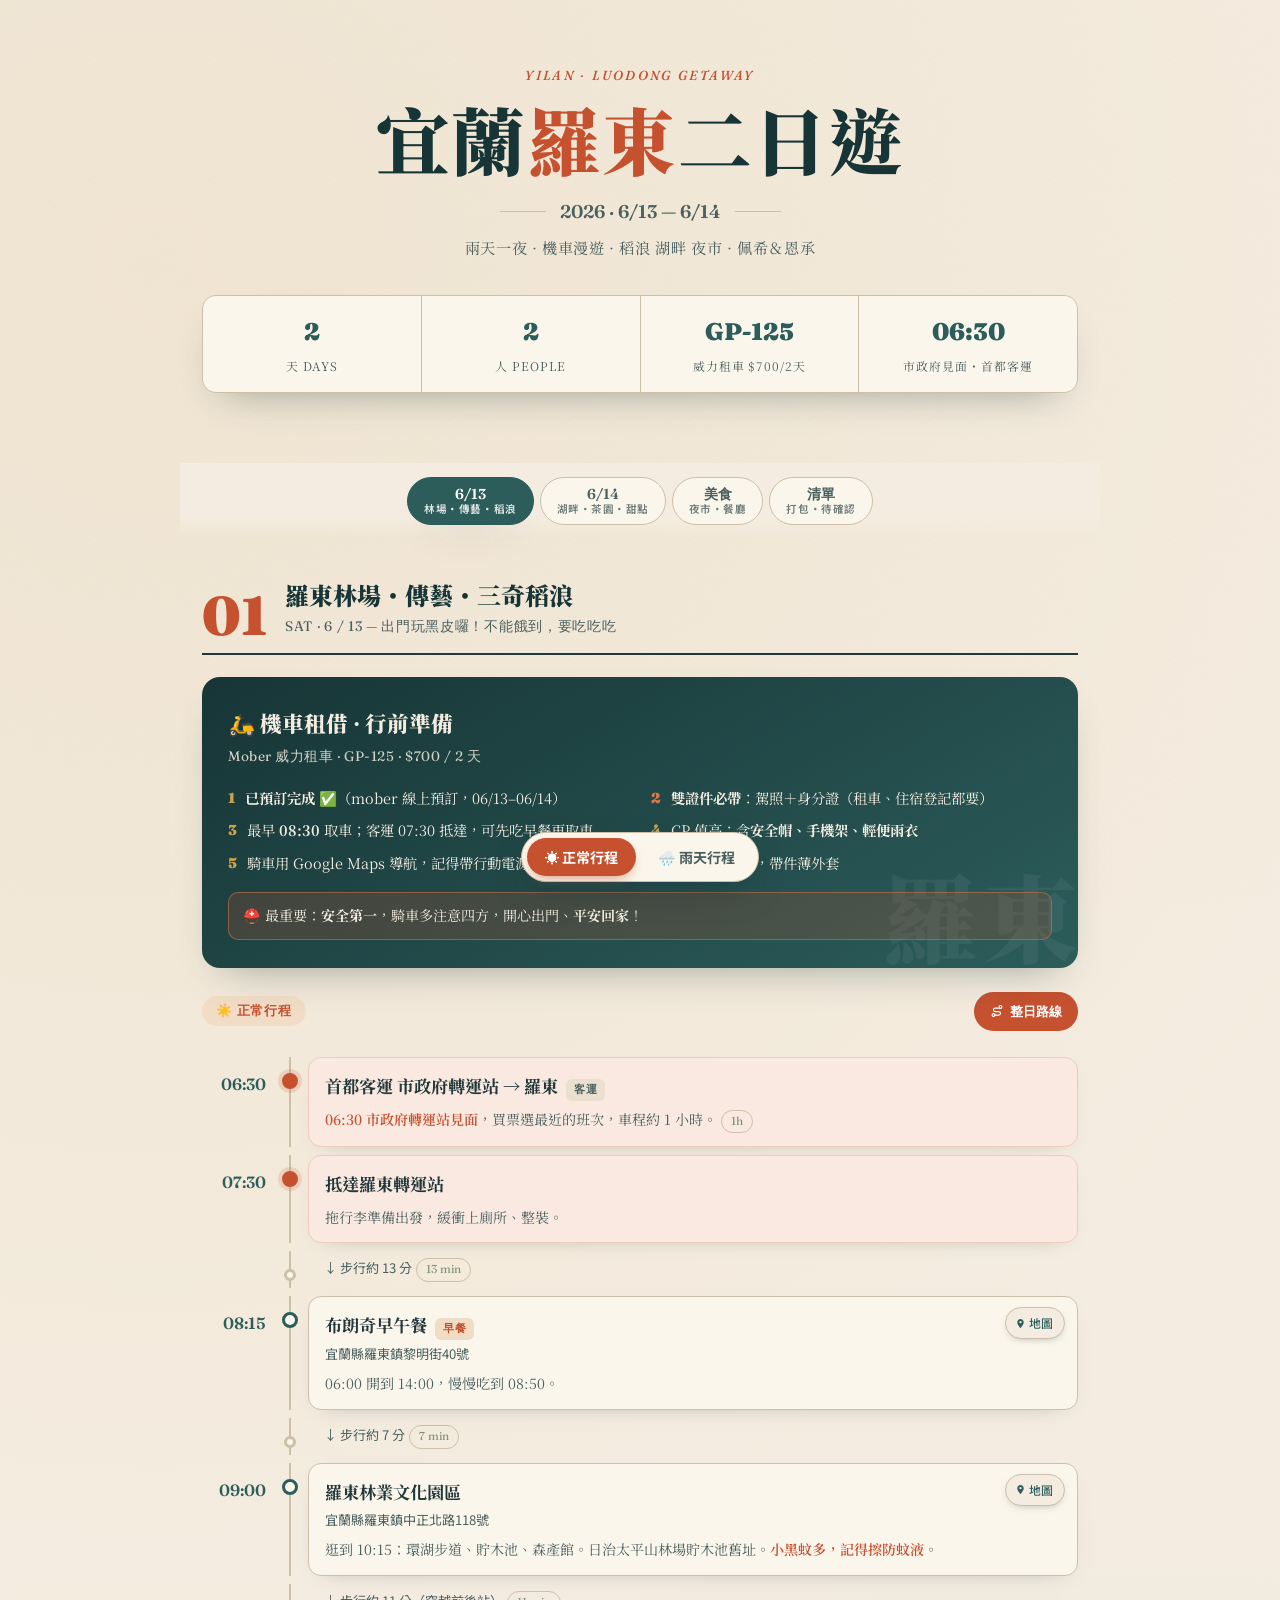
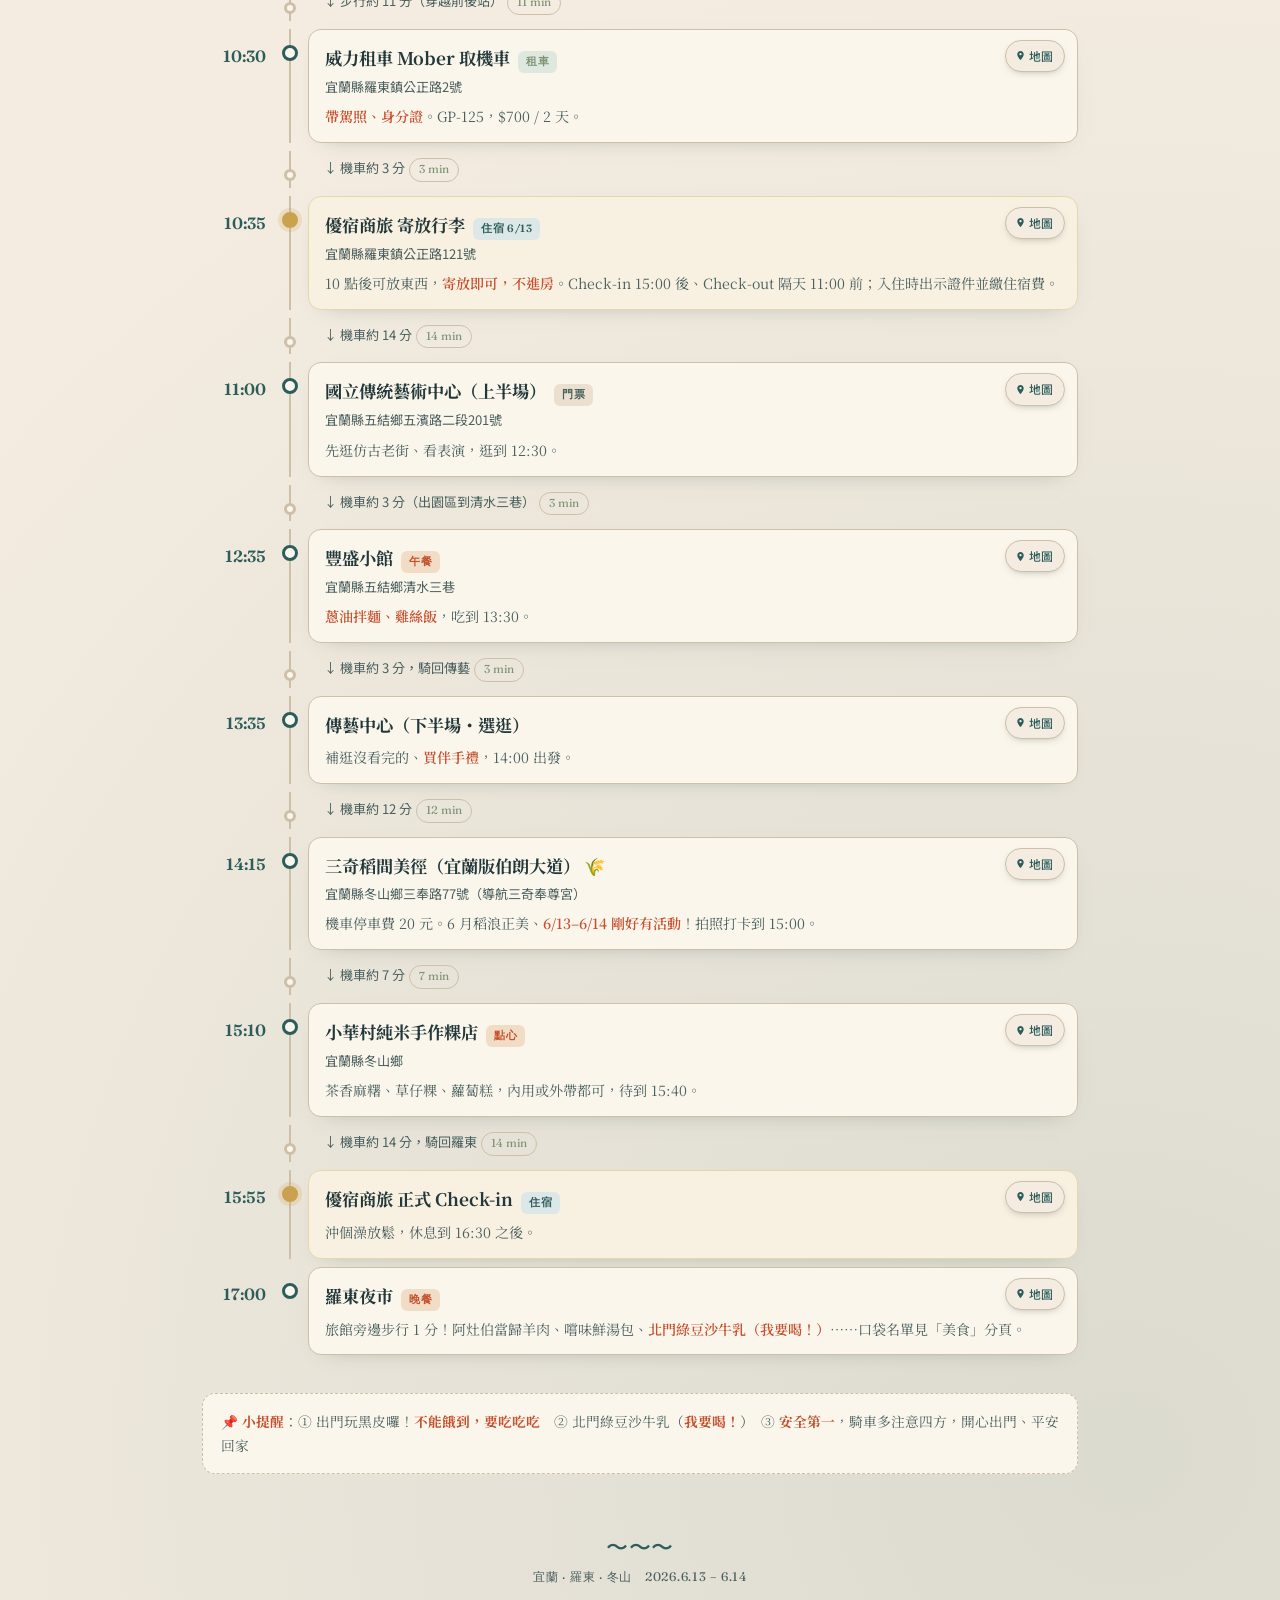
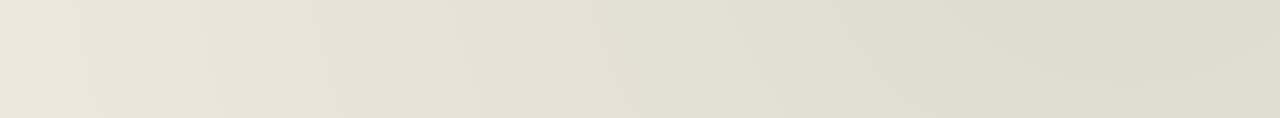
<file: pages/travel-logs/20260613-YZmeVXcXpA8HaNAMbLEa.html>
<!DOCTYPE html>
<html lang="zh-Hant">
<head>
<meta charset="UTF-8">
<meta name="viewport" content="width=device-width, initial-scale=1.0">
<title>宜蘭羅東2日遊 · 6/13–6/14</title>
<link rel="preconnect" href="https://fonts.googleapis.com">
<link rel="preconnect" href="https://fonts.gstatic.com" crossorigin>
<link href="https://fonts.googleapis.com/css2?family=Fraunces:ital,opsz,wght@0,9..144,400;0,9..144,600;0,9..144,900;1,9..144,500&family=Noto+Serif+TC:wght@400;600;700;900&family=Noto+Sans+TC:wght@400;500;700&display=swap" rel="stylesheet">
<style>
  :root{
    --paper:#f4ece0;
    --paper-2:#ebe0cf;
    --ink:#23383a;
    --ink-soft:#4a605f;
    --teal:#2c5d5b;
    --teal-deep:#173536;
    --coral:#c5512f;
    --coral-soft:#d97a4e;
    --sand:#caa14e;
    --sage:#7e9374;
    --line:#cdbfa8;
    --card:#fbf6ec;
    --shadow:0 18px 40px -22px rgba(23,53,54,.45);
  }
  *{box-sizing:border-box;margin:0;padding:0}
  html{scroll-behavior:smooth}
  body{
    font-family:"Noto Serif TC",serif;
    color:var(--ink);
    background:var(--paper);
    background-image:
      radial-gradient(circle at 12% 8%, rgba(202,161,78,.10), transparent 42%),
      radial-gradient(circle at 88% 92%, rgba(44,93,91,.12), transparent 48%);
    line-height:1.7;
    -webkit-font-smoothing:antialiased;
    transition:background .4s ease;
  }
  /* 雨天模式：整體色調轉沉靜的雨綠 */
  body.rain{
    --paper:#e8ece8;
    --paper-2:#dce3dc;
    --card:#f4f7f2;
    --line:#bcc8ba;
  }
  /* grain texture */
  body::before{
    content:"";position:fixed;inset:0;pointer-events:none;z-index:0;opacity:.5;
    background-image:url("data:image/svg+xml,%3Csvg xmlns='http://www.w3.org/2000/svg' width='120' height='120'%3E%3Cfilter id='n'%3E%3CfeTurbulence type='fractalNoise' baseFrequency='0.85' numOctaves='2'/%3E%3C/filter%3E%3Crect width='100%25' height='100%25' filter='url(%23n)' opacity='0.035'/%3E%3C/svg%3E");
  }
  .wrap{position:relative;z-index:1;max-width:920px;margin:0 auto;padding:0 22px 130px}

  /* ---------- HERO ---------- */
  header{
    position:relative;padding:64px 0 38px;text-align:center;
  }
  .kicker{
    font-family:"Fraunces",serif;font-style:italic;font-weight:500;
    letter-spacing:.18em;text-transform:uppercase;font-size:.82rem;
    color:var(--coral);margin-bottom:14px;
  }
  h1{
    font-family:"Noto Serif TC",serif;font-weight:900;
    font-size:clamp(2.6rem,8vw,4.6rem);line-height:1.05;color:var(--teal-deep);
    letter-spacing:.02em;
  }
  h1 .sea{color:var(--coral)}
  .dates{
    margin-top:18px;display:inline-flex;align-items:center;gap:14px;
    font-family:"Fraunces",serif;font-weight:600;font-size:1.15rem;color:var(--ink-soft);
  }
  .dates span{display:inline-block;height:1px;width:46px;background:var(--line)}
  .sub{margin-top:8px;color:var(--ink-soft);font-size:.95rem;letter-spacing:.04em}

  /* ---------- QUICK FACTS ---------- */
  .facts{
    display:grid;grid-template-columns:repeat(4,1fr);gap:1px;
    background:var(--line);border:1px solid var(--line);border-radius:14px;
    overflow:hidden;margin:34px 0 8px;box-shadow:var(--shadow);
  }
  .fact{background:var(--card);padding:16px 12px;text-align:center}
  .fact b{display:block;font-family:"Fraunces",serif;font-size:1.5rem;color:var(--teal);font-weight:900}
  .fact small{display:block;font-size:.74rem;color:var(--ink-soft);letter-spacing:.08em;margin-top:3px}

  /* ---------- TABS ---------- */
  nav.tabs{
    position:sticky;top:0;z-index:20;display:flex;gap:6px;flex-wrap:wrap;
    justify-content:center;padding:14px 0;margin:24px -22px 0;
    background:linear-gradient(var(--paper) 70%, transparent);
  }
  .tab{
    font-family:"Fraunces",serif;font-weight:600;cursor:pointer;border:1px solid var(--line);
    background:var(--card);color:var(--ink-soft);border-radius:999px;
    padding:8px 16px;font-size:.9rem;transition:.25s;display:flex;flex-direction:column;
    align-items:center;line-height:1.2;min-width:78px;
  }
  .tab small{font-family:"Noto Sans TC";font-size:.66rem;letter-spacing:.05em;opacity:.8}
  .tab:hover{transform:translateY(-2px)}
  .tab.active{background:var(--teal);color:#fff;border-color:var(--teal);box-shadow:var(--shadow)}
  .tab.active small{opacity:.85}

  /* ---------- DAY PANEL ---------- */
  .day{display:none;animation:fade .5s ease}
  .day.show{display:block}
  @keyframes fade{from{opacity:0;transform:translateY(12px)}to{opacity:1;transform:none}}

  .day-head{display:flex;align-items:flex-end;flex-wrap:wrap;gap:14px 18px;margin:36px 0 8px;padding-bottom:14px;border-bottom:2px solid var(--ink)}
  .day-no{font-family:"Fraunces",serif;font-weight:900;font-size:3.4rem;line-height:.85;color:var(--coral)}
  .day-head .t{flex:1}
  .day-head .t h2{font-size:1.5rem;font-weight:900;color:var(--teal-deep)}
  .day-head .t p{font-size:.86rem;color:var(--ink-soft);font-family:"Fraunces",serif;letter-spacing:.05em}

  /* ---------- 晴天 / 雨天 行程切換 ---------- */
  .plan-rain{display:none}
  body.rain .plan-sun{display:none}
  body.rain .plan-rain{display:block;animation:fade .5s ease}

  .plan-bar{display:flex;align-items:center;flex-wrap:wrap;gap:10px;margin:24px 0 0}
  .plan-tag{font-family:"Fraunces",serif;font-weight:600;font-size:.8rem;letter-spacing:.06em;
    padding:4px 14px;border-radius:999px;display:inline-flex;align-items:center;gap:6px}
  .plan-tag.sun{background:#f1ddc6;color:var(--coral)}
  .plan-tag.rain{background:#d8e5e4;color:var(--teal)}

  .wx{
    position:fixed;bottom:18px;left:50%;transform:translateX(-50%);z-index:60;
    display:flex;gap:4px;background:var(--card);border:1px solid var(--line);
    border-radius:999px;padding:5px;box-shadow:0 14px 34px -12px rgba(23,53,54,.55);
  }
  .wx-btn{
    font-family:"Noto Sans TC",sans-serif;font-weight:700;font-size:.88rem;
    border:none;background:transparent;color:var(--ink-soft);border-radius:999px;
    padding:9px 18px;cursor:pointer;transition:.25s;white-space:nowrap;
  }
  .wx-btn:hover{transform:translateY(-1px)}
  .wx-btn.active[data-w="sun"]{background:var(--coral);color:#fff;box-shadow:0 6px 14px -6px rgba(197,81,47,.7)}
  .wx-btn.active[data-w="rain"]{background:var(--teal);color:#fff;box-shadow:0 6px 14px -6px rgba(44,93,91,.7)}

  /* ---------- TIMELINE ---------- */
  .timeline{position:relative;margin:26px 0 0;padding-left:0}
  .stop{position:relative;display:grid;grid-template-columns:64px 1fr;gap:16px;padding-bottom:8px}
  .stop .time{
    font-family:"Fraunces",serif;font-weight:600;font-size:1.02rem;color:var(--teal);
    text-align:right;padding-top:14px;white-space:nowrap;
  }
  .rail{position:relative}
  .rail::before{content:"";position:absolute;left:7px;top:0;bottom:0;width:2px;background:var(--line)}
  .stop:last-child .rail::before{display:none}
  .dot{position:absolute;left:0;top:16px;width:16px;height:16px;border-radius:50%;
    background:var(--card);border:3px solid var(--teal);z-index:2}
  .stop.move .dot{border-color:var(--line);width:12px;height:12px;left:2px;top:18px}
  .card{
    background:var(--card);border:1px solid var(--line);border-radius:13px;
    padding:13px 16px;margin-left:26px;box-shadow:0 8px 22px -18px rgba(23,53,54,.5);
    position:relative;
  }
  .stop.move .card{background:transparent;border:none;box-shadow:none;padding:6px 16px;margin-left:26px}
  .place{font-weight:700;font-size:1.08rem;color:var(--ink);display:flex;align-items:baseline;gap:8px;flex-wrap:wrap;padding-right:62px}
  .place .badge{font-family:"Fraunces",serif;font-size:.66rem;font-weight:600;letter-spacing:.06em;
    text-transform:uppercase;padding:2px 8px;border-radius:6px;background:var(--paper-2);color:var(--ink-soft)}
  .place .badge.eat{background:#f1ddc6;color:var(--coral)}
  .place .badge.move-b{background:#dfe8df;color:var(--sage)}
  .place .badge.stay{background:#dce8e7;color:var(--teal)}
  .place .badge.alt{background:#d8e5e4;color:var(--teal)}
  .addr{font-family:"Noto Sans TC";font-size:.82rem;color:var(--ink-soft);margin-top:3px}
  .notes{font-size:.88rem;color:var(--ink-soft);margin-top:7px}
  .notes .k{color:var(--coral);font-weight:600}
  .move-text{font-family:"Noto Sans TC";font-size:.82rem;color:var(--ink-soft)}
  .dur{display:inline-block;font-family:"Fraunces",serif;font-size:.72rem;color:var(--sage);
    border:1px solid var(--line);border-radius:999px;padding:1px 9px;margin-left:4px}
  .bus{display:inline-block;font-family:"Noto Sans TC";font-size:.78rem;background:#eadfca;color:var(--ink-soft);
    border-radius:6px;padding:1px 7px;margin:2px 4px 0 0}
  .maplink{position:absolute;top:10px;right:12px;z-index:3;display:inline-flex;align-items:center;gap:3px;
    font-family:"Noto Sans TC";font-size:.74rem;font-weight:500;color:var(--teal);text-decoration:none;
    border:1px solid var(--line);background:var(--paper);border-radius:999px;padding:5px 11px 5px 9px;
    transition:.2s;white-space:nowrap;box-shadow:0 3px 8px -5px rgba(23,53,54,.5)}
  .maplink:hover{background:var(--teal);color:#fff;border-color:var(--teal)}
  .maplink:active{transform:scale(.95)}
  .maplink svg{flex:0 0 auto}
  .routebtn{margin-left:auto;align-self:center;font-family:"Fraunces",serif;font-weight:600;font-size:.84rem;
    cursor:pointer;display:inline-flex;align-items:center;gap:6px;background:var(--coral);color:#fff;
    text-decoration:none;border:none;border-radius:999px;padding:8px 16px;box-shadow:var(--shadow);transition:.2s}
  .routebtn:hover{background:#a8421f;transform:translateY(-2px)}
  .routebtn svg{flex:0 0 auto}
  .stop.is-stay .card{background:#f8f0e1;border-color:#e6d6af}
  .stop.is-stay .dot{background:var(--sand);border-color:var(--sand);box-shadow:0 0 0 4px rgba(202,161,78,.20)}
  .stop.is-train .card{background:#f9e9e0;border-color:#ecccbc}
  .stop.is-train .dot{background:var(--coral);border-color:var(--coral);box-shadow:0 0 0 4px rgba(197,81,47,.16)}

  /* ---------- PREP CALLOUT ---------- */
  .prep{
    background:linear-gradient(150deg,var(--teal-deep),var(--teal));color:#f4ece0;
    border-radius:18px;padding:28px 26px;margin:22px 0 8px;box-shadow:var(--shadow);position:relative;overflow:hidden;
  }
  .prep::after{content:"羅東";position:absolute;right:-6px;bottom:-28px;font-family:"Noto Serif TC";
    font-weight:900;font-size:6rem;color:rgba(255,255,255,.06);letter-spacing:.05em}
  .prep h3{font-size:1.35rem;font-weight:900;margin-bottom:4px;display:flex;align-items:center;gap:10px}
  .prep .lead{font-size:.86rem;opacity:.85;margin-bottom:18px;font-family:"Fraunces",serif;letter-spacing:.04em}
  .prep ul{list-style:none;display:grid;grid-template-columns:1fr 1fr;gap:10px 22px}
  .prep li{font-size:.9rem;display:flex;gap:10px;align-items:flex-start;line-height:1.55}
  .prep li i{font-style:normal;font-family:"Fraunces",serif;font-weight:900;color:var(--sand);flex:0 0 auto}
  .prep li.warn i{color:var(--coral-soft)}
  .prep .ban{margin-top:18px;background:rgba(197,81,47,.22);border:1px solid rgba(217,122,78,.5);
    border-radius:10px;padding:11px 14px;font-size:.88rem;position:relative;z-index:2}

  /* ---------- FOOD LIST ---------- */
  .food-cat{margin-top:26px}
  .food-cat > h3{font-size:1.18rem;font-weight:900;color:var(--teal-deep);margin-bottom:4px;
    display:flex;align-items:center;gap:8px}
  .food-cat > p.cat-note{font-size:.84rem;color:var(--ink-soft);font-family:"Noto Sans TC";margin-bottom:12px}
  .food-grid{display:grid;grid-template-columns:1fr 1fr;gap:10px}
  .food-grid .card{margin-left:0}
  .food-grid .card .place{font-size:1rem}
  .star{color:var(--coral);font-weight:900}

  /* ---------- FOOTER NOTE ---------- */
  .pnote{margin-top:30px;border:1px dashed var(--line);border-radius:13px;padding:16px 18px;
    background:var(--card);font-size:.86rem;color:var(--ink-soft)}
  .pnote b{color:var(--coral)}
  footer{text-align:center;margin-top:54px;color:var(--ink-soft);font-size:.78rem;font-family:"Fraunces",serif;letter-spacing:.06em}
  footer .wave{font-size:1.4rem;color:var(--teal)}

  /* ---- 打包清單 ---- */
  .pack-intro{background:var(--card);border:1px solid var(--line);border-radius:14px;
    padding:16px 18px;margin:22px 0 6px;font-size:.9rem;color:var(--ink-soft);line-height:1.6}
  .pack-intro b{color:var(--coral)}
  .pack-bar-wrap{display:flex;align-items:center;gap:14px;margin:22px 0 10px}
  .pack-bar-wrap .lbl{font-family:"Fraunces",serif;font-weight:600;font-size:.9rem;color:var(--teal);white-space:nowrap}
  .pack-bar{flex:1;height:9px;background:var(--paper-2);border-radius:999px;overflow:hidden;border:1px solid var(--line)}
  .pack-bar i{display:block;height:100%;width:0;background:linear-gradient(90deg,var(--sand),var(--teal));
    border-radius:999px;transition:width .35s ease}
  .pack-reset{font-family:"Noto Sans TC";font-size:.78rem;color:var(--ink-soft);cursor:pointer;
    border:1px solid var(--line);background:var(--card);border-radius:999px;padding:5px 12px;transition:.2s}
  .pack-reset:hover{background:var(--coral);color:#fff;border-color:var(--coral)}
  .pack-cat{margin-top:24px}
  .pack-cat > h3{font-size:1.18rem;font-weight:900;color:var(--teal-deep);margin-bottom:12px;
    display:flex;align-items:center;gap:8px}
  .pack-item{display:flex;align-items:flex-start;gap:12px;padding:11px 14px;border:1px solid var(--line);
    border-radius:12px;background:var(--card);margin-bottom:8px;cursor:pointer;transition:.18s;user-select:none}
  .pack-item:hover{border-color:var(--teal);transform:translateX(2px)}
  .pack-item .box{flex:0 0 auto;width:21px;height:21px;border:2px solid var(--teal);border-radius:6px;
    display:grid;place-items:center;margin-top:1px;transition:.18s}
  .pack-item .box svg{width:13px;height:13px;opacity:0;transform:scale(.4);transition:.18s;color:#fff}
  .pack-item .lbl{font-size:.96rem;line-height:1.45;font-weight:600;color:var(--ink)}
  .pack-item .lbl small{display:block;font-family:"Noto Sans TC";font-size:.78rem;color:var(--ink-soft);font-weight:400;margin-top:1px}
  .pack-item.done{background:#eceee7;border-color:#d9d3c2}
  .pack-item.done .box{background:var(--teal);border-color:var(--teal)}
  .pack-item.done .box svg{opacity:1;transform:scale(1)}
  .pack-item.done .lbl{color:var(--ink-soft);text-decoration:line-through;opacity:.65}
  .pack-cat.feature{background:linear-gradient(150deg,var(--teal-deep),var(--teal));border-radius:18px;
    padding:22px 22px 16px;color:#f4ece0;box-shadow:var(--shadow);position:relative;overflow:hidden}
  .pack-cat.feature::after{content:"羅東";position:absolute;right:-6px;bottom:-26px;font-family:"Noto Serif TC";
    font-weight:900;font-size:5.5rem;color:rgba(255,255,255,.06)}
  .pack-cat.feature > h3{color:#fff;position:relative;z-index:2}
  .pack-cat.feature .pack-item{background:rgba(255,255,255,.08);border-color:rgba(255,255,255,.16);position:relative;z-index:2}
  .pack-cat.feature .pack-item:hover{border-color:var(--sand)}
  .pack-cat.feature .pack-item .box{border-color:var(--sand)}
  .pack-cat.feature .pack-item .lbl{color:#f4ece0}
  .pack-cat.feature .pack-item .lbl small{color:rgba(244,236,224,.72)}
  .pack-cat.feature .pack-item.done{background:rgba(255,255,255,.04)}
  .pack-cat.feature .pack-item.done .box{background:var(--sand);border-color:var(--sand)}
  .pack-cat.feature .pack-item.done .lbl{color:rgba(244,236,224,.55)}

  @media(max-width:600px){
    .facts{grid-template-columns:repeat(2,1fr)}
    .prep ul{grid-template-columns:1fr}
    .food-grid{grid-template-columns:1fr}
    .stop{grid-template-columns:48px 1fr;gap:10px}
    .card,.stop.move .card{margin-left:18px}
    h1{font-size:2.7rem}
    .wx-btn{padding:9px 14px;font-size:.84rem}
  }
</style>
</head>
<body>
<div class="wrap">

  <header>
    <div class="kicker">Yilan · Luodong Getaway</div>
    <h1>宜蘭<span class="sea">羅東</span>二日遊</h1>
    <div class="dates"><span></span>2026 · 6/13 — 6/14<span></span></div>
    <div class="sub">兩天一夜 · 機車漫遊 · 稻浪 湖畔 夜市 · 佩希＆恩承</div>

    <div class="facts">
      <div class="fact"><b>2</b><small>天 DAYS</small></div>
      <div class="fact"><b>2</b><small>人 PEOPLE</small></div>
      <div class="fact"><b>GP-125</b><small>威力租車 $700/2天</small></div>
      <div class="fact"><b>06:30</b><small>市政府見面・首都客運</small></div>
    </div>
  </header>

  <nav class="tabs" id="tabs">
    <div class="tab active" data-day="1">6/13<small>林場・傳藝・稻浪</small></div>
    <div class="tab" data-day="2">6/14<small>湖畔・茶園・甜點</small></div>
    <div class="tab" data-day="3">美食<small>夜市・餐廳</small></div>
    <div class="tab" data-day="4">清單<small>打包・待確認</small></div>
  </nav>

  <!-- ================= DAY 1 ================= -->
  <section class="day show" data-day="1">
    <div class="day-head">
      <div class="day-no">01</div>
      <div class="t"><h2>羅東林場・傳藝・三奇稻浪</h2><p>SAT · 6 / 13 — 出門玩黑皮囉！不能餓到，要吃吃吃</p></div>
    </div>

    <!-- PREP CALLOUT -->
    <div class="prep">
      <h3>🛵 機車租借 · 行前準備</h3>
      <div class="lead">Mober 威力租車 · GP-125 · $700 / 2 天</div>
      <ul>
        <li><i>1</i><span><b>已預訂完成 ✅</b>（mober 線上預訂，06/13–06/14）</span></li>
        <li class="warn"><i>2</i><span><b>雙證件必帶</b>：駕照＋身分證（租車、住宿登記都要）</span></li>
        <li><i>3</i><span>最早 <b>08:30</b> 取車；客運 07:30 抵達，可先吃早餐再取車</span></li>
        <li><i>4</i><span>CP 值高：含<b>安全帽、手機架、輕便雨衣</b></span></li>
        <li><i>5</i><span>騎車用 Google Maps 導航，記得帶行動電源</span></li>
        <li><i>6</i><span>晚上騎車會涼，帶件薄外套</span></li>
      </ul>
      <div class="ban">⛑️ 最重要：<b>安全第一</b>，騎車多注意四方，開心出門、<b>平安回家</b>！</div>
    </div>

    <!-- ===== 晴天版 ===== -->
    <div class="plan plan-sun">
      <div class="plan-bar"><span class="plan-tag sun">☀️ 正常行程</span></div>
      <div class="timeline">

        <div class="stop"><div class="time">06:30</div><div class="rail"><div class="dot"></div>
          <div class="card"><div class="place">首都客運 市政府轉運站 → 羅東 <span class="badge">客運</span></div>
          <div class="notes"><span class="k">06:30 市政府轉運站見面</span>，買票選最近的班次，車程約 1 小時。<span class="dur">1h</span></div></div></div></div>

        <div class="stop"><div class="time">07:30</div><div class="rail"><div class="dot"></div>
          <div class="card"><div class="place">抵達羅東轉運站</div>
          <div class="notes">拖行李準備出發，緩衝上廁所、整裝。</div></div></div></div>

        <div class="stop move"><div class="time"></div><div class="rail"><div class="dot"></div>
          <div class="card"><div class="move-text">↓ 步行約 13 分<span class="dur">13 min</span></div></div></div></div>

        <div class="stop"><div class="time">08:15</div><div class="rail"><div class="dot"></div>
          <div class="card"><div class="place">布朗奇早午餐 <span class="badge eat">早餐</span></div>
          <div class="addr">宜蘭縣羅東鎮黎明街40號</div>
          <div class="notes">06:00 開到 14:00，慢慢吃到 08:50。</div></div></div></div>

        <div class="stop move"><div class="time"></div><div class="rail"><div class="dot"></div>
          <div class="card"><div class="move-text">↓ 步行約 7 分<span class="dur">7 min</span></div></div></div></div>

        <div class="stop"><div class="time">09:00</div><div class="rail"><div class="dot"></div>
          <div class="card"><div class="place">羅東林業文化園區</div>
          <div class="addr">宜蘭縣羅東鎮中正北路118號</div>
          <div class="notes">逛到 10:15：環湖步道、貯木池、森產館。日治太平山林場貯木池舊址。<span class="k">小黑蚊多，記得擦防蚊液</span>。</div></div></div></div>

        <div class="stop move"><div class="time"></div><div class="rail"><div class="dot"></div>
          <div class="card"><div class="move-text">↓ 步行約 11 分（穿越前後站）<span class="dur">11 min</span></div></div></div></div>

        <div class="stop"><div class="time">10:30</div><div class="rail"><div class="dot"></div>
          <div class="card"><div class="place">威力租車 Mober 取機車 <span class="badge move-b">租車</span></div>
          <div class="addr">宜蘭縣羅東鎮公正路2號</div>
          <div class="notes"><span class="k">帶駕照、身分證</span>。GP-125，$700 / 2 天。</div></div></div></div>

        <div class="stop move"><div class="time"></div><div class="rail"><div class="dot"></div>
          <div class="card"><div class="move-text">↓ 機車約 3 分<span class="dur">3 min</span></div></div></div></div>

        <div class="stop"><div class="time">10:35</div><div class="rail"><div class="dot"></div>
          <div class="card"><div class="place">優宿商旅 寄放行李 <span class="badge stay">住宿 6/13</span></div>
          <div class="addr">宜蘭縣羅東鎮公正路121號</div>
          <div class="notes">10 點後可放東西，<span class="k">寄放即可，不進房</span>。Check-in 15:00 後、Check-out 隔天 11:00 前；入住時出示證件並繳住宿費。</div></div></div></div>

        <div class="stop move"><div class="time"></div><div class="rail"><div class="dot"></div>
          <div class="card"><div class="move-text">↓ 機車約 14 分<span class="dur">14 min</span></div></div></div></div>

        <div class="stop"><div class="time">11:00</div><div class="rail"><div class="dot"></div>
          <div class="card"><div class="place">國立傳統藝術中心（上半場） <span class="badge">門票</span></div>
          <div class="addr">宜蘭縣五結鄉五濱路二段201號</div>
          <div class="notes">先逛仿古老街、看表演，逛到 12:30。</div></div></div></div>

        <div class="stop move"><div class="time"></div><div class="rail"><div class="dot"></div>
          <div class="card"><div class="move-text">↓ 機車約 3 分（出園區到清水三巷）<span class="dur">3 min</span></div></div></div></div>

        <div class="stop"><div class="time">12:35</div><div class="rail"><div class="dot"></div>
          <div class="card"><div class="place">豐盛小館 <span class="badge eat">午餐</span></div>
          <div class="addr">宜蘭縣五結鄉清水三巷</div>
          <div class="notes"><span class="k">蔥油拌麵、雞絲飯</span>，吃到 13:30。</div></div></div></div>

        <div class="stop move"><div class="time"></div><div class="rail"><div class="dot"></div>
          <div class="card"><div class="move-text">↓ 機車約 3 分，騎回傳藝<span class="dur">3 min</span></div></div></div></div>

        <div class="stop"><div class="time">13:35</div><div class="rail"><div class="dot"></div>
          <div class="card"><div class="place">傳藝中心（下半場・選逛）</div>
          <div class="notes">補逛沒看完的、<span class="k">買伴手禮</span>，14:00 出發。</div></div></div></div>

        <div class="stop move"><div class="time"></div><div class="rail"><div class="dot"></div>
          <div class="card"><div class="move-text">↓ 機車約 12 分<span class="dur">12 min</span></div></div></div></div>

        <div class="stop"><div class="time">14:15</div><div class="rail"><div class="dot"></div>
          <div class="card"><div class="place">三奇稻間美徑（宜蘭版伯朗大道） 🌾</div>
          <div class="addr">宜蘭縣冬山鄉三奉路77號（導航三奇奉尊宮）</div>
          <div class="notes">機車停車費 20 元。6 月稻浪正美、<span class="k">6/13–6/14 剛好有活動</span>！拍照打卡到 15:00。</div></div></div></div>

        <div class="stop move"><div class="time"></div><div class="rail"><div class="dot"></div>
          <div class="card"><div class="move-text">↓ 機車約 7 分<span class="dur">7 min</span></div></div></div></div>

        <div class="stop"><div class="time">15:10</div><div class="rail"><div class="dot"></div>
          <div class="card"><div class="place">小華村純米手作粿店 <span class="badge eat">點心</span></div>
          <div class="addr">宜蘭縣冬山鄉</div>
          <div class="notes">茶香麻糬、草仔粿、蘿蔔糕，內用或外帶都可，待到 15:40。</div></div></div></div>

        <div class="stop move"><div class="time"></div><div class="rail"><div class="dot"></div>
          <div class="card"><div class="move-text">↓ 機車約 14 分，騎回羅東<span class="dur">14 min</span></div></div></div></div>

        <div class="stop"><div class="time">15:55</div><div class="rail"><div class="dot"></div>
          <div class="card"><div class="place">優宿商旅 正式 Check-in <span class="badge stay">住宿</span></div>
          <div class="notes">沖個澡放鬆，休息到 16:30 之後。</div></div></div></div>

        <div class="stop"><div class="time">17:00</div><div class="rail"><div class="dot"></div>
          <div class="card"><div class="place">羅東夜市 <span class="badge eat">晚餐</span></div>
          <div class="notes">旅館旁邊步行 1 分！阿灶伯當歸羊肉、嚐味鮮湯包、<span class="k">北門綠豆沙牛乳（我要喝！）</span>⋯⋯口袋名單見「美食」分頁。</div></div></div></div>

      </div>
    </div>

    <!-- ===== 雨天版 ===== -->
    <div class="plan plan-rain">
      <div class="plan-bar"><span class="plan-tag rain">🌧️ 雨天行程</span></div>
      <div class="timeline">

        <div class="stop"><div class="time">06:30</div><div class="rail"><div class="dot"></div>
          <div class="card"><div class="place">首都客運 市政府轉運站 → 羅東 <span class="badge">客運</span></div>
          <div class="notes"><span class="k">06:30 市政府轉運站見面</span>，買票選最近的班次，車程約 1 小時。<span class="dur">1h</span></div></div></div></div>

        <div class="stop"><div class="time">07:30</div><div class="rail"><div class="dot"></div>
          <div class="card"><div class="place">布朗奇早午餐 <span class="badge eat">早餐</span></div>
          <div class="addr">宜蘭縣羅東鎮黎明街40號</div>
          <div class="notes">抵達後步行過去（約 13 分），慢慢吃到 08:30。</div></div></div></div>

        <div class="stop"><div class="time">08:30</div><div class="rail"><div class="dot"></div>
          <div class="card"><div class="place">威力租車 Mober 取機車 <span class="badge move-b">租車</span></div>
          <div class="addr">宜蘭縣羅東鎮公正路2號</div>
          <div class="notes">08:30 準時取車，<span class="k">記得穿上店家附的輕便雨衣</span>。</div></div></div></div>

        <div class="stop move"><div class="time"></div><div class="rail"><div class="dot"></div>
          <div class="card"><div class="move-text">↓ 機車約 3 分<span class="dur">3 min</span></div></div></div></div>

        <div class="stop"><div class="time">08:45</div><div class="rail"><div class="dot"></div>
          <div class="card"><div class="place">優宿商旅 寄放行李 <span class="badge stay">住宿 6/13</span></div>
          <div class="addr">宜蘭縣羅東鎮公正路121號</div>
          <div class="notes">寄放背包，不進房。</div></div></div></div>

        <div class="stop move"><div class="time"></div><div class="rail"><div class="dot"></div>
          <div class="card"><div class="move-text">↓ 機車約 7 分<span class="dur">7 min</span></div></div></div></div>

        <div class="stop"><div class="time">09:00</div><div class="rail"><div class="dot"></div>
          <div class="card"><div class="place">中興文化創意園區 <span class="badge alt">雨備替代</span></div>
          <div class="addr">宜蘭縣五結鄉中正路二段6之8號</div>
          <div class="notes">🔄 <span class="k">替代林業園區</span>。舊紙廠改建，室內空間極大，文創小店、廢墟風室內拍照點，完全淋不到雨。逛到 10:30。</div></div></div></div>

        <div class="stop move"><div class="time"></div><div class="rail"><div class="dot"></div>
          <div class="card"><div class="move-text">↓ 機車約 15 分，<b>雨天減速慢行，注意安全！</b><span class="dur">15 min</span></div></div></div></div>

        <div class="stop"><div class="time">11:00</div><div class="rail"><div class="dot"></div>
          <div class="card"><div class="place">國立傳統藝術中心（上半場） <span class="badge">門票</span></div>
          <div class="addr">宜蘭縣五結鄉五濱路二段201號</div>
          <div class="notes">走仿古老街的<span class="k">騎樓下完全不怕雨</span>，可以先看室內傳統戲曲表演，到 12:30。</div></div></div></div>

        <div class="stop move"><div class="time"></div><div class="rail"><div class="dot"></div>
          <div class="card"><div class="move-text">↓ 機車約 3 分<span class="dur">3 min</span></div></div></div></div>

        <div class="stop"><div class="time">12:30</div><div class="rail"><div class="dot"></div>
          <div class="card"><div class="place">豐盛小館 <span class="badge eat">午餐</span></div>
          <div class="addr">宜蘭縣五結鄉清水三巷</div>
          <div class="notes">蔥油拌麵、雞絲飯，吃到 13:30。</div></div></div></div>

        <div class="stop move"><div class="time"></div><div class="rail"><div class="dot"></div>
          <div class="card"><div class="move-text">↓ 機車約 3 分，騎回傳藝<span class="dur">3 min</span></div></div></div></div>

        <div class="stop"><div class="time">13:30</div><div class="rail"><div class="dot"></div>
          <div class="card"><div class="place">傳藝中心（下半場・DIY）</div>
          <div class="notes">下午留在這裡體驗<span class="k">傳統技藝 DIY</span>（椪糖、皮革、捏麵人等），一起做很有紀念價值，也可以趁機拍室內 Dress code 合照。待到 15:30。</div></div></div></div>

        <div class="stop move"><div class="time"></div><div class="rail"><div class="dot"></div>
          <div class="card"><div class="move-text">↓ 機車約 10 分<span class="dur">10 min</span></div></div></div></div>

        <div class="stop"><div class="time">15:30</div><div class="rail"><div class="dot"></div>
          <div class="card"><div class="place">小華村純米手作粿店 <span class="badge eat">點心</span></div>
          <div class="addr">宜蘭縣冬山鄉</div>
          <div class="notes">買茶香麻糬、草仔粿當下午茶點心（可外帶回旅館吃）。</div></div></div></div>

        <div class="stop move"><div class="time"></div><div class="rail"><div class="dot"></div>
          <div class="card"><div class="move-text">↓ 機車約 14 分，騎回羅東<span class="dur">14 min</span></div></div></div></div>

        <div class="stop"><div class="time">16:00</div><div class="rail"><div class="dot"></div>
          <div class="card"><div class="place">優宿商旅 Check-in <span class="badge stay">住宿</span></div>
          <div class="notes">回房<span class="k">洗個熱水澡、吹乾衣服</span>，休息到 17:00。</div></div></div></div>

        <div class="stop"><div class="time">17:30</div><div class="rail"><div class="dot"></div>
          <div class="card"><div class="place">羅東夜市 或 備案餐廳 <span class="badge eat">晚餐</span></div>
          <div class="notes">旅館就在旁邊步行 1 分。雨大就挑騎樓、室內店家；備案餐廳見「美食」分頁。</div></div></div></div>

      </div>
    </div>
  </section>

  <!-- ================= DAY 2 ================= -->
  <section class="day" data-day="2">
    <div class="day-head">
      <div class="day-no">02</div>
      <div class="t"><h2>梅花湖・茶園・甜點返程</h2><p>SUN · 6 / 14 — 湖光山色，吃飽喝足搭車回家</p></div>
    </div>

    <!-- ===== 晴天版 ===== -->
    <div class="plan plan-sun">
      <div class="plan-bar"><span class="plan-tag sun">☀️ 正常行程</span></div>
      <div class="timeline">

        <div class="stop"><div class="time">08:00</div><div class="rail"><div class="dot"></div>
          <div class="card"><div class="place">嗄嗄叫蛋餅 <span class="badge eat">早餐</span></div>
          <div class="addr">宜蘭縣羅東鎮興東路78號</div>
          <div class="notes">旅館步行 2 分超近。現點現煎手工蛋餅，<span class="k">必點豬排蛋餅</span>。吃到 08:50。</div></div></div></div>

        <div class="stop move"><div class="time"></div><div class="rail"><div class="dot"></div>
          <div class="card"><div class="move-text">↓ 機車約 3 分（園區有停車格）<span class="dur">3 min</span></div></div></div></div>

        <div class="stop"><div class="time">09:00</div><div class="rail"><div class="dot"></div>
          <div class="card"><div class="place">羅東文化工場</div>
          <div class="addr">宜蘭縣羅東鎮純精路一段96號</div>
          <div class="notes">巨型太空船建築，看建築、藝廊、頂樓平台，逛到 09:45。</div></div></div></div>

        <div class="stop move"><div class="time"></div><div class="rail"><div class="dot"></div>
          <div class="card"><div class="move-text">↓ 機車約 3 分，騎回旅館<span class="dur">3 min</span></div></div></div></div>

        <div class="stop"><div class="time">09:50</div><div class="rail"><div class="dot"></div>
          <div class="card"><div class="place">旅館休息＋整理行李 <span class="badge stay">退房</span></div>
          <div class="notes">退房前充分休息；10:30–11:00 退房，<span class="k">行李寄旅館</span>（下午回來再拿）。</div></div></div></div>

        <div class="stop move"><div class="time"></div><div class="rail"><div class="dot"></div>
          <div class="card"><div class="move-text">↓ 機車約 14 分<span class="dur">14 min</span></div></div></div></div>

        <div class="stop"><div class="time">11:15</div><div class="rail"><div class="dot"></div>
          <div class="card"><div class="place">梅花湖風景區 環湖步行 🚶</div>
          <div class="addr">宜蘭縣冬山鄉環湖路</div>
          <div class="notes">順時針環湖約 4 公里，看湖、餵魚、拍照，走到 12:45。也可租協力車或搭船遊湖。</div></div></div></div>

        <div class="stop move"><div class="time"></div><div class="rail"><div class="dot"></div>
          <div class="card"><div class="move-text">↓ 機車約 1 分（就在湖邊旁）<span class="dur">1 min</span></div></div></div></div>

        <div class="stop"><div class="time">12:50</div><div class="rail"><div class="dot"></div>
          <div class="card"><div class="place">饗約烤魚 <span class="badge eat">午餐</span></div>
          <div class="addr">宜蘭縣冬山鄉（梅花湖旁）</div>
          <div class="notes"><span class="k">鹽烤魚、炸蘑菇必點</span>，吃到 14:00。</div></div></div></div>

        <div class="stop move"><div class="time"></div><div class="rail"><div class="dot"></div>
          <div class="card"><div class="move-text">↓ 機車約 5 分<span class="dur">5 min</span></div></div></div></div>

        <div class="stop"><div class="time">14:05</div><div class="rail"><div class="dot"></div>
          <div class="card"><div class="place">中山茶園步道 🍃</div>
          <div class="addr">宜蘭縣冬山鄉三清路123號（導航三清宮）</div>
          <div class="notes">步道約 1.36 公里，走到<span class="k">中山亭觀景平台</span>，鳥瞰蘭陽平原、龜山島與海。走到 15:00。</div></div></div></div>

        <div class="stop move"><div class="time"></div><div class="rail"><div class="dot"></div>
          <div class="card"><div class="move-text">↓ 機車約 12 分<span class="dur">12 min</span></div></div></div></div>

        <div class="stop"><div class="time">15:15</div><div class="rail"><div class="dot"></div>
          <div class="card"><div class="place">無牙甜點 <span class="badge eat">下午茶</span></div>
          <div class="addr">宜蘭縣羅東鎮</div>
          <div class="notes"><span class="k">提拉米蘇、千層蛋糕</span>，悠閒吃到 16:15。</div></div></div></div>

        <div class="stop move"><div class="time"></div><div class="rail"><div class="dot"></div>
          <div class="card"><div class="move-text">↓ 機車約 3 分，騎回旅館<span class="dur">3 min</span></div></div></div></div>

        <div class="stop"><div class="time">16:20</div><div class="rail"><div class="dot"></div>
          <div class="card"><div class="place">拿行李・還車・彈性時間</div>
          <div class="notes">回旅館拿行李，<span class="k">去威力租車還車</span>，休息整理到 18:00。</div></div></div></div>

        <div class="stop"><div class="time">18:00</div><div class="rail"><div class="dot"></div>
          <div class="card"><div class="place">拾松 <span class="badge eat">晚餐</span></div>
          <div class="addr">宜蘭縣羅東鎮</div>
          <div class="notes">宜蘭古早味辦桌小吃：<span class="k">糕渣、西魯肉、糟餅、干貝芋粿、古早味芋泥</span>。</div></div></div></div>

        <div class="stop"><div class="time">22:00</div><div class="rail"><div class="dot"></div>
          <div class="card"><div class="place">首都客運 羅東轉運站 → 市政府 <span class="badge">客運</span></div>
          <div class="notes">22:00 發車，23:00 抵達市政府。平安回家！🏠<span class="dur">1h</span></div></div></div></div>

      </div>
    </div>

    <!-- ===== 雨天版 ===== -->
    <div class="plan plan-rain">
      <div class="plan-bar"><span class="plan-tag rain">🌧️ 雨天行程</span></div>
      <div class="timeline">

        <div class="stop"><div class="time">08:00</div><div class="rail"><div class="dot"></div>
          <div class="card"><div class="place">嗄嗄叫蛋餅 <span class="badge eat">早餐</span></div>
          <div class="addr">宜蘭縣羅東鎮興東路78號</div>
          <div class="notes">旅館走過去超近，慢慢享用現點現煎的<span class="k">豬排蛋餅</span>，吃到 08:50。</div></div></div></div>

        <div class="stop move"><div class="time"></div><div class="rail"><div class="dot"></div>
          <div class="card"><div class="move-text">↓ 機車約 3 分<span class="dur">3 min</span></div></div></div></div>

        <div class="stop"><div class="time">09:00</div><div class="rail"><div class="dot"></div>
          <div class="card"><div class="place">羅東文化工場</div>
          <div class="addr">宜蘭縣羅東鎮純精路一段96號</div>
          <div class="notes">巨大棚架與太空船建築<span class="k">本身就可以擋雨</span>，二樓有室內藝廊展覽；通往二樓的長梯有遮蔽，是經典雨天拍點。逛到 10:30。</div></div></div></div>

        <div class="stop"><div class="time">10:30</div><div class="rail"><div class="dot"></div>
          <div class="card"><div class="place">回旅館收拾＋退房 <span class="badge stay">退房</span></div>
          <div class="notes">行李先寄放櫃檯，11:30 出發。</div></div></div></div>

        <div class="stop move"><div class="time"></div><div class="rail"><div class="dot"></div>
          <div class="card"><div class="move-text">↓ 機車約 8 分<span class="dur">8 min</span></div></div></div></div>

        <div class="stop"><div class="time">11:30</div><div class="rail"><div class="dot"></div>
          <div class="card"><div class="place">美拍玩很大 OMG! 畫框博物館 <span class="badge alt">雨備替代</span></div>
          <div class="addr">宜蘭縣五結鄉</div>
          <div class="notes">🔄 <span class="k">替代梅花湖與步道</span>。全室內景點，超多立體畫框、KUSO 場景、闖關遊戲，還有免費畫框 DIY，適合情侶拍照玩變裝。玩到 13:00。</div></div></div></div>

        <div class="stop move"><div class="time"></div><div class="rail"><div class="dot"></div>
          <div class="card"><div class="move-text">↓ 機車約 12 分<span class="dur">12 min</span></div></div></div></div>

        <div class="stop"><div class="time">13:00</div><div class="rail"><div class="dot"></div>
          <div class="card"><div class="place">饗約烤魚 <span class="badge eat">午餐</span></div>
          <div class="addr">宜蘭縣冬山鄉（梅花湖旁）</div>
          <div class="notes">吃到 14:30。<span class="k">雨太大可改市區餐廳</span>：詠壽司／伊丼日式丼飯／水沐食堂。</div></div></div></div>

        <div class="stop move"><div class="time"></div><div class="rail"><div class="dot"></div>
          <div class="card"><div class="move-text">↓ 機車約 12 分，<b>吃飽飽，小心騎回市區</b><span class="dur">12 min</span></div></div></div></div>

        <div class="stop"><div class="time">15:00</div><div class="rail"><div class="dot"></div>
          <div class="card"><div class="place">無牙甜點 <span class="badge eat">下午茶</span></div>
          <div class="addr">宜蘭縣羅東鎮</div>
          <div class="notes">待在室內吃<span class="k">千層蛋糕跟提拉米蘇</span>，躲雨兼聊天，到 16:30。</div></div></div></div>

        <div class="stop"><div class="time">16:30</div><div class="rail"><div class="dot"></div>
          <div class="card"><div class="place">還車・拿行李・休息</div>
          <div class="notes">回旅館拿行李，去威力租車還車，到 18:00。</div></div></div></div>

        <div class="stop"><div class="time">18:00</div><div class="rail"><div class="dot"></div>
          <div class="card"><div class="place">拾松 <span class="badge eat">晚餐</span></div>
          <div class="addr">宜蘭縣羅東鎮</div>
          <div class="notes">還車後就在轉運站／火車站附近散步，晚餐吃<span class="k">拾松</span>古早味辦桌小吃，悠閒待到 21:30。</div></div></div></div>

        <div class="stop"><div class="time">22:00</div><div class="rail"><div class="dot"></div>
          <div class="card"><div class="place">首都客運 羅東轉運站 → 市政府 <span class="badge">客運</span></div>
          <div class="notes">22:00 發車，23:00 抵達市政府。平安回家！🏠<span class="dur">1h</span></div></div></div></div>

      </div>
    </div>
  </section>

  <!-- ================= FOOD ================= -->
  <section class="day" data-day="3">
    <div class="day-head">
      <div class="day-no">🍜</div>
      <div class="t"><h2>美食口袋名單</h2><p>FOOD LIST — 不能餓到，要吃吃吃</p></div>
    </div>

    <div class="food-cat">
      <h3>🍳 早餐／早午餐</h3>
      <div class="food-grid">
        <div class="card"><div class="place">布朗奇早午餐 <span class="badge eat">Day 1</span></div>
          <div class="addr">宜蘭縣羅東鎮黎明街40號</div>
          <div class="notes">06:00–14:00，轉運站步行 13 分。</div></div>
        <div class="card"><div class="place">嗄嗄叫蛋餅 <span class="badge eat">Day 2</span></div>
          <div class="addr">宜蘭縣羅東鎮興東路78號</div>
          <div class="notes">現點現煎手工蛋餅，肉排醬料自家醃製。週六日 06:00–15:00。</div></div>
        <div class="card"><div class="place">無名油飯</div>
          <div class="addr">宜蘭縣羅東鎮純精路二段36號</div>
          <div class="notes">只賣油飯和魚丸湯，熱賣 20 多年。<span class="k">週日休</span>，想吃要 Day 1。</div></div>
      </div>
    </div>

    <div class="food-cat">
      <h3>🍱 餐廳備案（先放不一定要吃）</h3>
      <div class="food-grid">
        <div class="card"><div class="place">拾松 <span class="badge eat">Day 2 晚餐</span></div>
          <div class="notes">宜蘭古早味辦桌小吃：糕渣、西魯肉、糟餅、干貝芋粿、古早味芋泥。</div></div>
        <div class="card"><div class="place">EncoreTable 安口餐桌</div>
          <div class="notes">朋友推薦<span class="k">鴨胸</span>。</div></div>
        <div class="card"><div class="place">詠壽司</div>
          <div class="notes">日式料理。</div></div>
        <div class="card"><div class="place">伊丼日式丼飯</div>
          <div class="notes">綠色餐廳標章，雙醬唐揚雞丼、黃金活菌豬排丼。</div></div>
        <div class="card"><div class="place">水沐食堂</div>
          <div class="notes">市區備案。</div></div>
        <div class="card"><div class="place">食至名龜</div>
          <div class="notes">羅東夜市周邊精緻餐廳。</div></div>
      </div>
    </div>

    <div class="food-cat">
      <h3>🍧 冬山鄉特色美食／咖啡廳</h3>
      <div class="food-grid">
        <div class="card"><div class="place">刀山臭豆腐</div>
          <div class="addr">宜蘭縣冬山鄉</div>
          <div class="notes">距梅花湖 3 分鐘車程，四層厚豆腐「金字塔」酥炸三次，外酥內嫩，刀梯油鍋拍照梗超多。</div></div>
        <div class="card"><div class="place">浪花丸（剉冰）</div>
          <div class="notes">沖繩風<span class="k">小熊剉冰</span>，超萌超好拍，6 月吃冰剛剛好。</div></div>
        <div class="card"><div class="place">小華村純米手作粿店 <span class="badge eat">Day 1</span></div>
          <div class="notes">茶香麻糬、草仔粿、蘿蔔糕，連邰哥都推的 IG 名店。</div></div>
        <div class="card"><div class="place">饗約烤魚 <span class="badge eat">Day 2 午餐</span></div>
          <div class="notes">梅花湖旁，鹽烤魚、炸蘑菇必點。</div></div>
        <div class="card"><div class="place">無牙甜點 <span class="badge eat">Day 2 下午茶</span></div>
          <div class="notes">提拉米蘇、千層蛋糕。</div></div>
      </div>
    </div>

    <div class="food-cat">
      <h3>🏮 羅東夜市</h3>
      <p class="cat-note">中山公園周邊（公園路、民生路、公正路、興東路），約 15:00 營業到午夜。旅館步行 1 分！</p>
      <div class="food-grid">
        <div class="card"><div class="place">北門綠豆沙牛乳 <span class="star">★ 我要喝！</span></div></div>
        <div class="card"><div class="place">阿灶伯當歸羊肉</div>
          <div class="notes">排隊名店，羊肉湯滿滿羊肉片沾微辣豆瓣，臭豆腐也必點。</div></div>
        <div class="card"><div class="place">嚐味鮮湯包</div>
          <div class="notes">三星蔥爆漿湯包、起司湯包必點，皮薄多汁。</div></div>
        <div class="card"><div class="place">財記臭豆腐</div>
          <div class="notes">起司臭豆腐堡每日限量 50 個、脆皮臭豆腐外酥內嫩。</div></div>
        <div class="card"><div class="place">王老吉滷味</div>
          <div class="notes">每日排隊半小時起跳，獨家酸菜＋辣椒醬超開胃。</div></div>
        <div class="card"><div class="place">玉本舖三星蔥餅</div></div>
        <div class="card"><div class="place">羊舖子</div>
          <div class="notes">另一家羊肉湯名店，肉質更有嚼勁。</div></div>
        <div class="card"><div class="place">義豐蔥油派</div>
          <div class="notes">老字號三星蔥油餅。</div></div>
        <div class="card"><div class="place">阿公仔龍鳳腿春捲</div>
          <div class="notes">超過 60 年銅板美食，龍鳳腿 6 支 100 元。</div></div>
        <div class="card"><div class="place">魏姐包心粉圓</div>
          <div class="notes">甜湯收尾首選。</div></div>
        <div class="card"><div class="place">章魚小丸子</div></div>
        <div class="card"><div class="place">龘烤肉</div></div>
      </div>
    </div>
  </section>

  <!-- ================= PACKING / TODO ================= -->
  <section class="day" data-day="4">
    <div class="day-head">
      <div class="day-no">🎒</div>
      <div class="t"><h2>打包清單・待確認</h2><p>CHECKLIST — 點一下打勾，出發前邊收邊確認</p></div>
    </div>

    <div class="pack-intro">
      🌤️ <b>天氣重點</b>：6 月宜蘭白天偏熱要防曬，午後可能有雷陣雨；<b>晚上騎車會涼，帶件薄外套</b>。
      雨天模式行程已備好，出發前看天氣用下方按鈕切換。最重要：<b>安全第一，騎車多注意四方，開心出門、平安回家！</b>
    </div>

    <div class="pack-bar-wrap">
      <span class="lbl">已打包 <span id="packCount">0 / 0</span></span>
      <div class="pack-bar"><i id="packBar"></i></div>
      <span class="pack-reset" id="packReset">重設</span>
    </div>

    <div class="pack-cat feature">
      <h3>🛵 證件・租車必帶（最重要）</h3>
      <div class="pack-item"><div class="box"><svg viewBox="0 0 24 24" fill="none" stroke="currentColor" stroke-width="3.5" stroke-linecap="round" stroke-linejoin="round"><path d="M5 13l4 4L19 7"/></svg></div><div class="lbl">身分證 ‼️<small>租機車＋旅館登記都要</small></div></div>
      <div class="pack-item"><div class="box"><svg viewBox="0 0 24 24" fill="none" stroke="currentColor" stroke-width="3.5" stroke-linecap="round" stroke-linejoin="round"><path d="M5 13l4 4L19 7"/></svg></div><div class="lbl">機車駕照 ‼️<small>雙證件缺一不可</small></div></div>
      <div class="pack-item"><div class="box"><svg viewBox="0 0 24 24" fill="none" stroke="currentColor" stroke-width="3.5" stroke-linecap="round" stroke-linejoin="round"><path d="M5 13l4 4L19 7"/></svg></div><div class="lbl">現金＋信用卡<small>住宿費入住時現場繳</small></div></div>
      <div class="pack-item"><div class="box"><svg viewBox="0 0 24 24" fill="none" stroke="currentColor" stroke-width="3.5" stroke-linecap="round" stroke-linejoin="round"><path d="M5 13l4 4L19 7"/></svg></div><div class="lbl">悠遊卡<small>首都客運來回</small></div></div>
      <div class="pack-item"><div class="box"><svg viewBox="0 0 24 24" fill="none" stroke="currentColor" stroke-width="3.5" stroke-linecap="round" stroke-linejoin="round"><path d="M5 13l4 4L19 7"/></svg></div><div class="lbl">行動電源＋充電線<small>騎車全程 Google Maps 導航很耗電</small></div></div>
    </div>

    <div class="pack-cat">
      <h3>🧴 防曬・防蚊</h3>
      <div class="pack-item"><div class="box"><svg viewBox="0 0 24 24" fill="none" stroke="currentColor" stroke-width="3.5" stroke-linecap="round" stroke-linejoin="round"><path d="M5 13l4 4L19 7"/></svg></div><div class="lbl">防曬乳<small>6 月宜蘭白天偏熱</small></div></div>
      <div class="pack-item"><div class="box"><svg viewBox="0 0 24 24" fill="none" stroke="currentColor" stroke-width="3.5" stroke-linecap="round" stroke-linejoin="round"><path d="M5 13l4 4L19 7"/></svg></div><div class="lbl">太陽眼鏡</div></div>
      <div class="pack-item"><div class="box"><svg viewBox="0 0 24 24" fill="none" stroke="currentColor" stroke-width="3.5" stroke-linecap="round" stroke-linejoin="round"><path d="M5 13l4 4L19 7"/></svg></div><div class="lbl">防蚊液<small>林業園區小黑蚊多</small></div></div>
    </div>

    <div class="pack-cat">
      <h3>👕 衣物・雨具</h3>
      <div class="pack-item"><div class="box"><svg viewBox="0 0 24 24" fill="none" stroke="currentColor" stroke-width="3.5" stroke-linecap="round" stroke-linejoin="round"><path d="M5 13l4 4L19 7"/></svg></div><div class="lbl">換洗衣物</div></div>
      <div class="pack-item"><div class="box"><svg viewBox="0 0 24 24" fill="none" stroke="currentColor" stroke-width="3.5" stroke-linecap="round" stroke-linejoin="round"><path d="M5 13l4 4L19 7"/></svg></div><div class="lbl">⬛ 黑色穿搭<small>Day 1 Dress code</small></div></div>
      <div class="pack-item"><div class="box"><svg viewBox="0 0 24 24" fill="none" stroke="currentColor" stroke-width="3.5" stroke-linecap="round" stroke-linejoin="round"><path d="M5 13l4 4L19 7"/></svg></div><div class="lbl">🍃 淺綠色穿搭<small>Day 2 Dress code</small></div></div>
      <div class="pack-item"><div class="box"><svg viewBox="0 0 24 24" fill="none" stroke="currentColor" stroke-width="3.5" stroke-linecap="round" stroke-linejoin="round"><path d="M5 13l4 4L19 7"/></svg></div><div class="lbl">薄外套<small>晚上騎車可能會涼</small></div></div>
      <div class="pack-item"><div class="box"><svg viewBox="0 0 24 24" fill="none" stroke="currentColor" stroke-width="3.5" stroke-linecap="round" stroke-linejoin="round"><path d="M5 13l4 4L19 7"/></svg></div><div class="lbl">輕便雨衣<small>mober 有附，自帶一件備用更安心</small></div></div>
      <div class="pack-item"><div class="box"><svg viewBox="0 0 24 24" fill="none" stroke="currentColor" stroke-width="3.5" stroke-linecap="round" stroke-linejoin="round"><path d="M5 13l4 4L19 7"/></svg></div><div class="lbl">好走的鞋<small>梅花湖環湖 4km＋茶園步道 1.36km</small></div></div>
    </div>

    <div class="pack-cat">
      <h3>🔌 其他</h3>
      <div class="pack-item"><div class="box"><svg viewBox="0 0 24 24" fill="none" stroke="currentColor" stroke-width="3.5" stroke-linecap="round" stroke-linejoin="round"><path d="M5 13l4 4L19 7"/></svg></div><div class="lbl">手機架<small>mober 有附，騎車導航用</small></div></div>
      <div class="pack-item"><div class="box"><svg viewBox="0 0 24 24" fill="none" stroke="currentColor" stroke-width="3.5" stroke-linecap="round" stroke-linejoin="round"><path d="M5 13l4 4L19 7"/></svg></div><div class="lbl">盥洗用品・保養品</div></div>
      <div class="pack-item"><div class="box"><svg viewBox="0 0 24 24" fill="none" stroke="currentColor" stroke-width="3.5" stroke-linecap="round" stroke-linejoin="round"><path d="M5 13l4 4L19 7"/></svg></div><div class="lbl">環保購物袋<small>傳藝伴手禮、小華村外帶</small></div></div>
      <div class="pack-item"><div class="box"><svg viewBox="0 0 24 24" fill="none" stroke="currentColor" stroke-width="3.5" stroke-linecap="round" stroke-linejoin="round"><path d="M5 13l4 4L19 7"/></svg></div><div class="lbl">零錢<small>三奇美徑機車停車費 $20</small></div></div>
    </div>

    <div class="pack-cat">
      <h3>❓ 待確認</h3>
      <div class="pack-item"><div class="box"><svg viewBox="0 0 24 24" fill="none" stroke="currentColor" stroke-width="3.5" stroke-linecap="round" stroke-linejoin="round"><path d="M5 13l4 4L19 7"/></svg></div><div class="lbl">情侶合照動作<small>先想好幾個 pose，三奇美徑＋傳藝用得上</small></div></div>
    </div>
  </section>

  <div class="pnote">
    📌 <b>小提醒</b>：① 出門玩黑皮囉！<b>不能餓到，要吃吃吃</b>　② 北門綠豆沙牛乳（<b>我要喝！</b>）　③ <b>安全第一</b>，騎車多注意四方，開心出門、平安回家
  </div>

  <footer>
    <div class="wave">〜〜〜</div>
    宜蘭 · 羅東 · 冬山　2026.6.13 – 6.14
  </footer>

</div>

<!-- 晴天 / 雨天 切換按鈕 -->
<div class="wx" id="wx" role="group" aria-label="行程版本切換">
  <button class="wx-btn active" data-w="sun">☀️ 正常行程</button>
  <button class="wx-btn" data-w="rain">🌧️ 雨天行程</button>
</div>

<script>
  const tabs = document.querySelectorAll('.tab');
  const days = document.querySelectorAll('.day');
  tabs.forEach(tab=>{
    tab.addEventListener('click',()=>{
      const d = tab.dataset.day;
      tabs.forEach(t=>t.classList.remove('active'));
      tab.classList.add('active');
      days.forEach(s=>s.classList.toggle('show', s.dataset.day===d));
      window.scrollTo({top:0,behavior:'smooth'});
    });
  });

  /* ---- 晴天 / 雨天 行程切換 ---- */
  const WKEY = 'luodong_weather_v1';
  const wxBtns = document.querySelectorAll('.wx-btn');
  function setWeather(w, save){
    document.body.classList.toggle('rain', w === 'rain');
    wxBtns.forEach(b=>b.classList.toggle('active', b.dataset.w === w));
    if(save){ try { localStorage.setItem(WKEY, w); } catch(e){} }
  }
  wxBtns.forEach(b=>b.addEventListener('click', ()=>setWeather(b.dataset.w, true)));
  try { const w = localStorage.getItem(WKEY); if(w==='rain') setWeather('rain', false); } catch(e){}

  /* ---- Google Maps：地點連結 + 每段行程整日路線 + 住宿/車站標記 ---- */
  const skip = ['出發','抵達','退房','還車','拿行李','收拾','彈性','休息','溫暖的家','→','整理'];
  const addrHints = ['號','路','街','巷','大道','鄉','村','里','段'];
  const clean = t => t.replace(/[🌾🚶🍃🏠🏮📍★‼️!？?]/g,'').replace(/\s+/g,' ').trim();
  const pinSvg = '<svg viewBox="0 0 24 24" width="11" height="11" fill="currentColor">'
    + '<path d="M12 2C8.1 2 5 5.1 5 9c0 5.2 7 13 7 13s7-7.8 7-13c0-3.9-3.1-7-7-7zm0 9.5'
    + 'A2.5 2.5 0 1112 6.5a2.5 2.5 0 010 5z"/></svg>';
  const routeSvg = '<svg viewBox="0 0 24 24" width="14" height="14" fill="none" stroke="currentColor" '
    + 'stroke-width="2" stroke-linecap="round" stroke-linejoin="round">'
    + '<circle cx="6" cy="19" r="2.4"/><circle cx="18" cy="5" r="2.4"/>'
    + '<path d="M8.4 19H15a3 3 0 0 0 0-6H9a3 3 0 0 1 0-6h6.6"/></svg>';

  function placeQuery(card){
    const placeEl = card.querySelector('.place');
    if(!placeEl) return null;
    const tmp = placeEl.cloneNode(true);
    tmp.querySelectorAll('.badge,.star').forEach(b=>b.remove());
    const name = clean(tmp.textContent);
    if(!name) return null;
    if(skip.some(s=>name.includes(s))) return null;
    let query = name;
    const addrEl = card.querySelector('.addr');
    if(addrEl){
      const addr = addrEl.textContent.split('·')[0].split('／')[0]
                   .split('（')[0].split('(')[0].trim();
      if(addr && addrHints.some(h=>addr.includes(h))) query = addr;
    }
    return { placeEl, query };
  }

  function markCard(card){
    const place = card.querySelector('.place');
    const stop = card.closest('.stop');
    if(!stop) return;
    const badges = [...card.querySelectorAll('.badge')].map(b=>b.textContent);
    const ptxt = place ? place.textContent : '';
    if(card.querySelector('.badge.stay')) stop.classList.add('is-stay');
    else if(badges.includes('客運') || /火車站|轉運站/.test(ptxt)) stop.classList.add('is-train');
  }

  /* 地圖連結：所有卡片（含美食分頁） */
  document.querySelectorAll('.day .card').forEach(card=>{
    markCard(card);
    const r = placeQuery(card);
    if(!r) return;
    if(!r.placeEl.querySelector('.maplink')){
      const a = document.createElement('a');
      a.href = 'https://www.google.com/maps/search/?api=1&query=' + encodeURIComponent(r.query);
      a.target = '_blank'; a.rel = 'noopener'; a.className = 'maplink';
      a.innerHTML = pinSvg + '地圖';
      r.placeEl.appendChild(a);
    }
  });

  /* 整日路線：每個 plan（晴天版／雨天版各自一條） */
  document.querySelectorAll('.plan').forEach(plan=>{
    const stops = [];
    plan.querySelectorAll('.card').forEach(card=>{
      const r = placeQuery(card);
      if(r) stops.push(r.query);
    });
    if(stops.length >= 2){
      const url = 'https://www.google.com/maps/dir/' +
                  stops.slice(0,10).map(encodeURIComponent).join('/');
      const btn = document.createElement('a');
      btn.href = url; btn.target = '_blank'; btn.rel = 'noopener'; btn.className = 'routebtn';
      btn.innerHTML = routeSvg + '整日路線';
      const bar = plan.querySelector('.plan-bar');
      if(bar) bar.appendChild(btn);
    }
  });

  /* ---- 打包清單：勾選 + 進度 + 記憶 ---- */
  const PKEY = 'luodong_pack_v1';
  const pload = () => { try { return JSON.parse(localStorage.getItem(PKEY)) || {}; } catch(e){ return {}; } };
  const psave = s => { try { localStorage.setItem(PKEY, JSON.stringify(s)); } catch(e){} };
  let pstate = pload();
  const pitems = document.querySelectorAll('.pack-item');
  const pcount = document.getElementById('packCount');
  const pbar = document.getElementById('packBar');

  function pupdate(){
    let done = 0;
    pitems.forEach(it => { if(it.classList.contains('done')) done++; });
    if(pcount) pcount.textContent = done + ' / ' + pitems.length;
    if(pbar) pbar.style.width = (pitems.length ? done / pitems.length * 100 : 0) + '%';
  }

  pitems.forEach((it,i)=>{
    const id = 'i' + i;
    if(pstate[id]) it.classList.add('done');
    it.addEventListener('click', ()=>{
      it.classList.toggle('done');
      pstate[id] = it.classList.contains('done');
      psave(pstate);
      pupdate();
    });
  });
  pupdate();

  const preset = document.getElementById('packReset');
  if(preset) preset.addEventListener('click', ()=>{
    pitems.forEach(it => it.classList.remove('done'));
    pstate = {};
    psave(pstate);
    pupdate();
  });
</script>
</body>
</html>
</file>
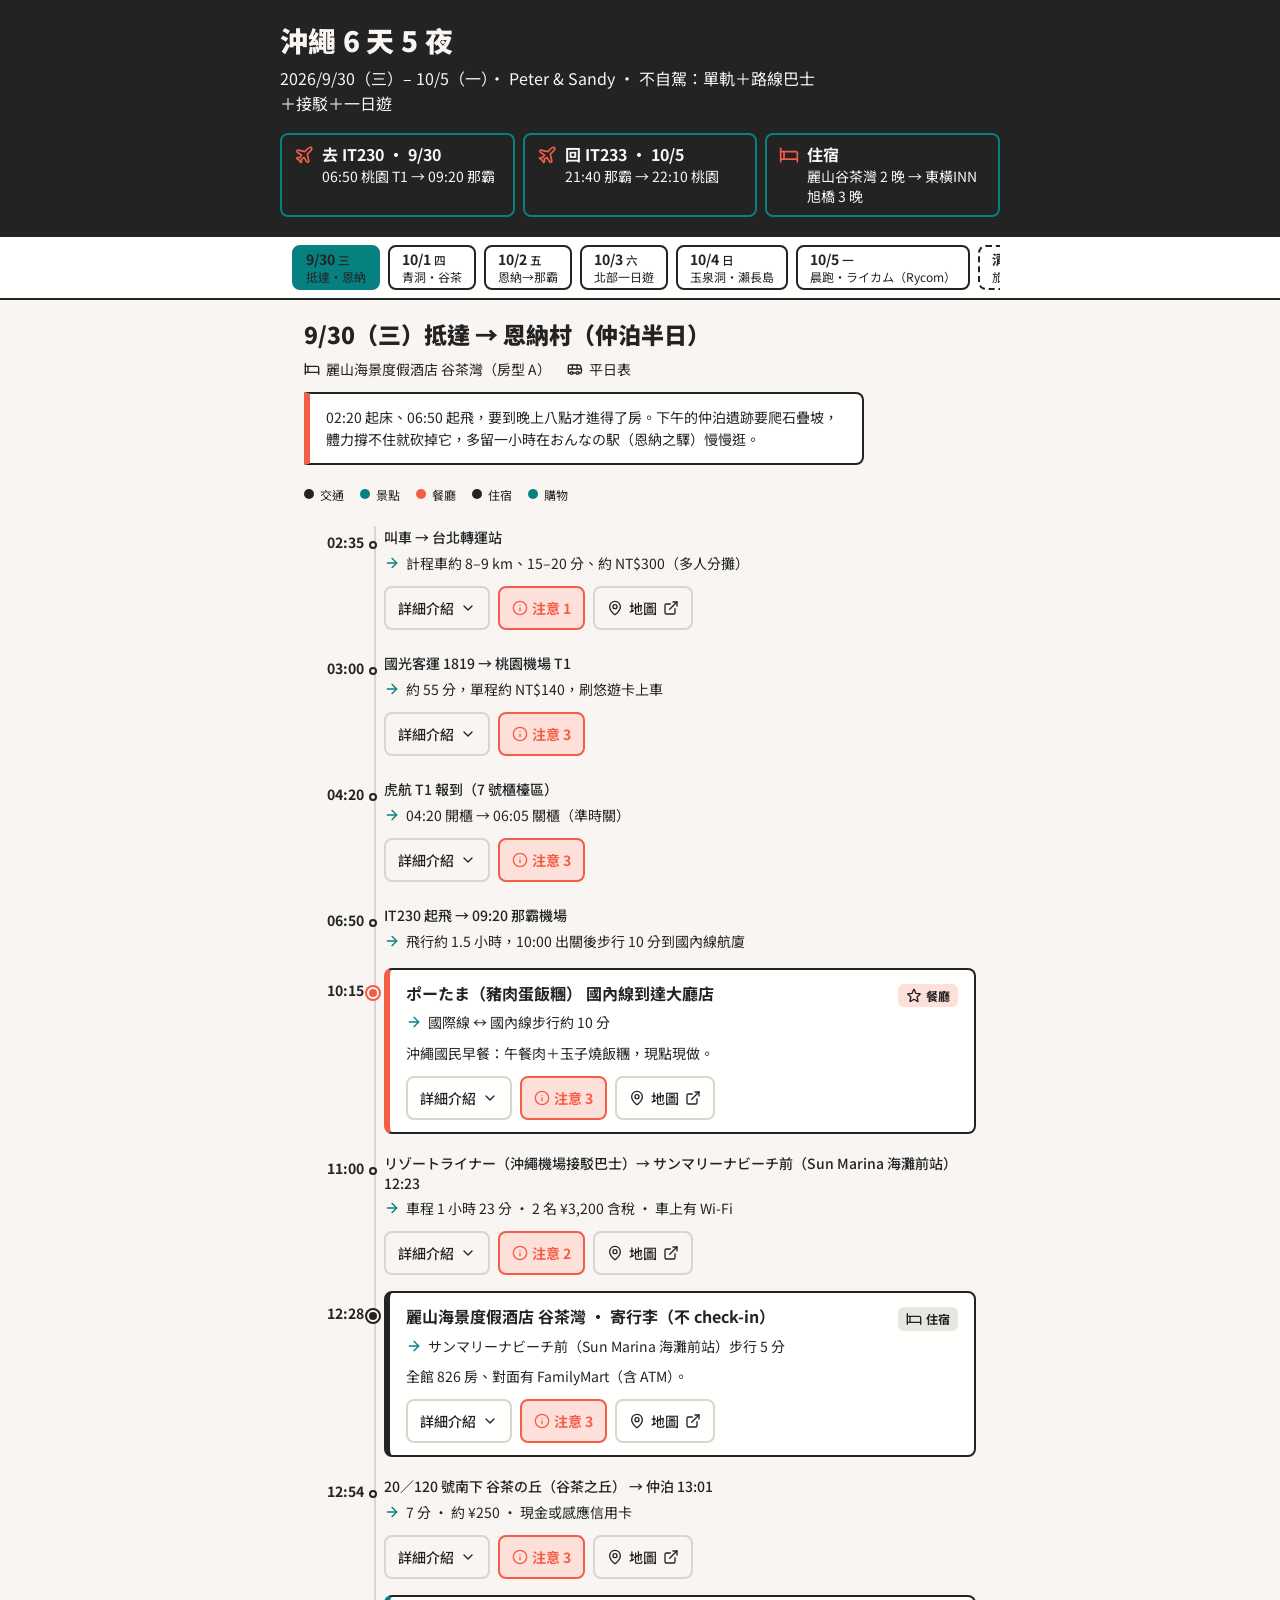
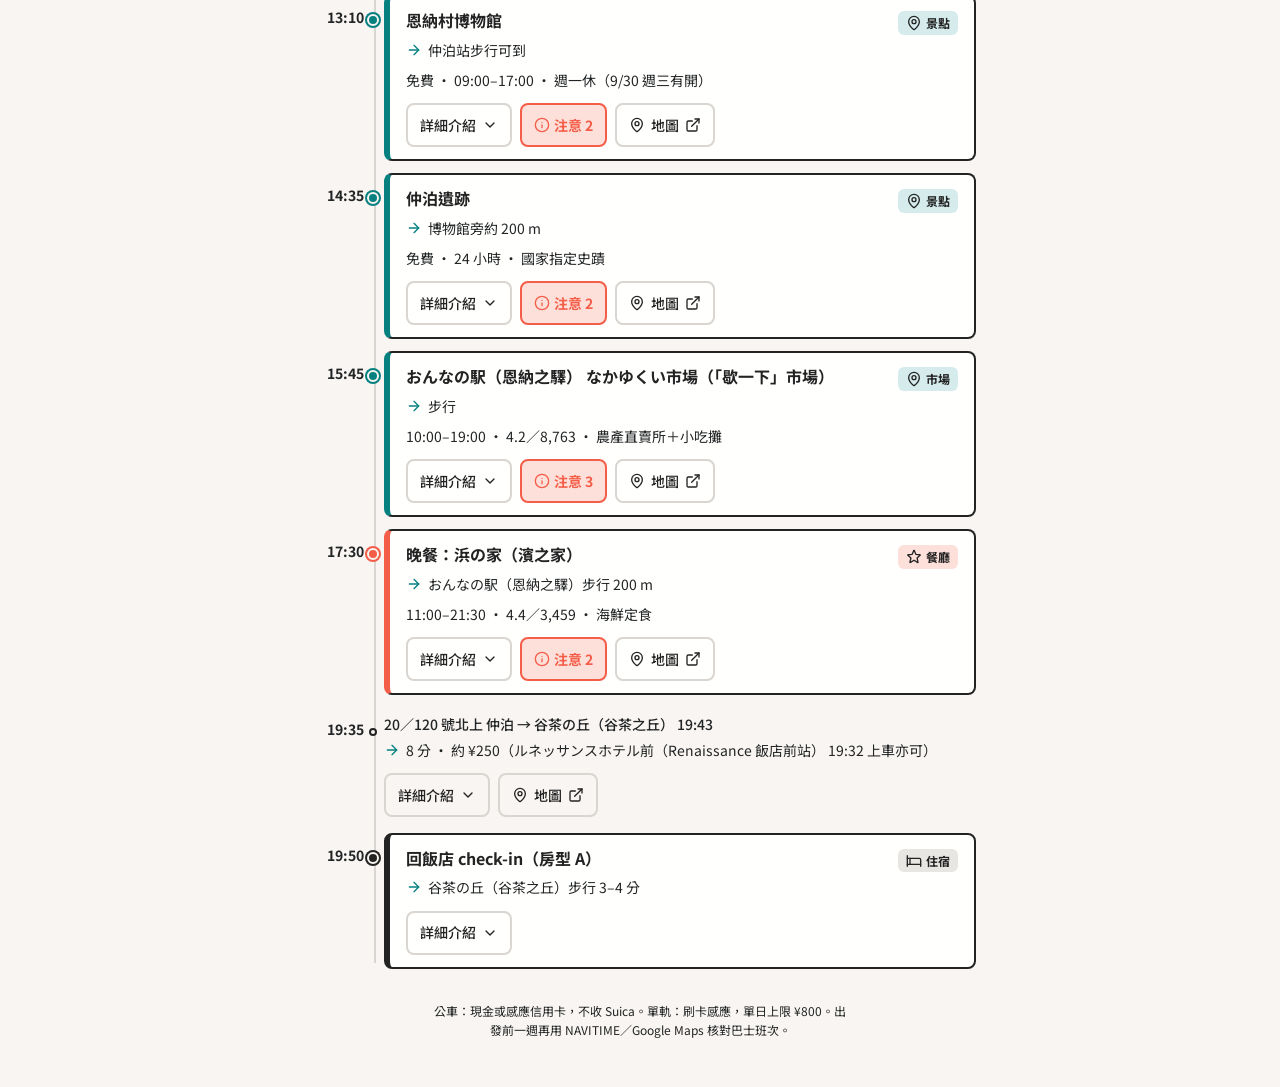
<file: pages/travel-logs/20260930-okinawa-5fvsnt8JwiA4fbc41ccJ.html>
<!DOCTYPE html>
<html lang="zh-Hant">
<head>
<meta charset="UTF-8">
<meta name="viewport" content="width=device-width, initial-scale=1, viewport-fit=cover">
<title>沖繩 6 天 5 夜行程 · 9/30–10/5</title>
<meta name="description" content="沖繩不自駕 6 天 5 夜互動行程表：每日時間軸、交通、景點介紹、餐廳推薦、注意事項與旅行清單。">
<link rel="preconnect" href="https://fonts.googleapis.com">
<link rel="preconnect" href="https://fonts.gstatic.com" crossorigin>
<link href="https://fonts.googleapis.com/css2?family=Noto+Sans+TC:wght@400;500;700;900&display=swap" rel="stylesheet">
<style>
/* ---- Design tokens (semantic; palette from brief) ---- */
:root{
  --color-background:#f8f5f2;
  --color-card:#fffffe;
  --color-headline:#232323;
  --color-paragraph:#222525;
  --color-button:#078080;
  --color-button-hover:#066e6e;
  --color-button-active:#055c5c;
  --color-on-button:#232323;
  --color-stroke:#232323;
  --color-highlight:#078080;
  --color-secondary:#f45d48;
  --color-tertiary:#f45d48;
  --color-tertiary-hover:#e04a35;
  --color-border-soft:#d9d5d0;
  --tint-highlight:#d6ecec;
  --tint-tertiary:#fde0da;
  --tint-secondary:#f8f5f2;
  --tint-stroke:#e8e6e3;
  --tint-paragraph:#f0eeeb;
  --color-ring:#078080;
  --scrim:rgba(35,35,35,.6);
  --stay-c:#232323; --food-c:#f45d48;

  /* type scale (modular 1.2, base 16) */
  --text-xs:12px; --text-sm:14px; --text-base:16px; --text-lg:19px; --text-xl:23px; --text-2xl:28px;
  --leading-body:1.6;
  /* spacing 4/8 rhythm */
  --space-1:4px; --space-2:8px; --space-3:12px; --space-4:16px; --space-5:20px; --space-6:24px; --space-8:32px; --space-12:48px;
  /* radius */
  --radius-sm:6px; --radius-md:8px; --radius-lg:12px;
  /* motion tokens */
  --dur-fast:120ms; --dur-base:200ms; --dur-slow:280ms;
  --ease-out:cubic-bezier(.2,.8,.2,1); --ease-in:cubic-bezier(.4,0,1,1);
  /* z scale */
  --z-nav:20; --z-sheet:50; --z-toast:60;
  /* targets */
  --target:44px;

  box-sizing:border-box;
  padding-top:env(safe-area-inset-top,0px);
  padding-bottom:env(safe-area-inset-bottom,0px);
  color-scheme:light dark;
}
@media (prefers-color-scheme:dark){
  :root:not([data-theme="light"]){
    --color-background:#232323; --color-card:#2e2e2e; --color-headline:#fffffe; --color-paragraph:#e6e3df;
    --color-button:#078080; --color-button-hover:#0a9a9a; --color-button-active:#0bb0b0; --color-on-button:#fffffe;
    --color-stroke:#cfcac4; --color-highlight:#3fb3b3; --color-tertiary:#f45d48; --color-tertiary-hover:#ff7a66; --color-border-soft:#4a4a4a;
    --tint-highlight:#0f4a4a; --tint-tertiary:#5a2b25; --tint-secondary:#383838; --tint-stroke:#3c3c3c; --tint-paragraph:#383838;
    --color-ring:#3fb3b3; --scrim:rgba(0,0,0,.7); --stay-c:#f8f5f2; --food-c:#f45d48;
  }
}
:root[data-theme="dark"]{
  --color-background:#232323; --color-card:#2e2e2e; --color-headline:#fffffe; --color-paragraph:#e6e3df;
  --color-button:#078080; --color-button-hover:#0a9a9a; --color-button-active:#0bb0b0; --color-on-button:#fffffe;
  --color-stroke:#cfcac4; --color-highlight:#3fb3b3; --color-tertiary:#f45d48; --color-tertiary-hover:#ff7a66; --color-border-soft:#4a4a4a;
  --tint-highlight:#0f4a4a; --tint-tertiary:#5a2b25; --tint-secondary:#383838; --tint-stroke:#3c3c3c; --tint-paragraph:#383838;
  --color-ring:#3fb3b3; --scrim:rgba(0,0,0,.7); --stay-c:#f8f5f2; --food-c:#f45d48;
}

/* ---- Base ---- */
html{height:100%;scroll-behavior:smooth;scroll-padding-top:calc(env(safe-area-inset-top,0px) + 96px)}
*,*::before,*::after{box-sizing:inherit}
body{margin:0;background:var(--color-background);color:var(--color-headline);font-family:"Noto Sans TC","PingFang TC","Microsoft JhengHei",system-ui,sans-serif;font-size:var(--text-base);line-height:var(--leading-body);-webkit-font-smoothing:antialiased;overflow-wrap:anywhere}
button{font-family:inherit;color:inherit;font-size:inherit}
a{color:var(--color-button)}
svg.ic{width:20px;height:20px;flex:0 0 auto;stroke:currentColor;fill:none;stroke-width:2;stroke-linecap:round;stroke-linejoin:round}
svg.ic.sm{width:16px;height:16px}
.skip{position:absolute;left:var(--space-3);top:-48px;background:var(--color-button);color:var(--color-on-button);padding:var(--space-2) var(--space-4);border-radius:var(--radius-md);z-index:100;transition:top var(--dur-fast)}
.skip:focus{top:var(--space-3);outline:2px solid var(--color-headline);outline-offset:2px}

/* Focus: visible ring on every control, 2px+ with 3:1 contrast */
:where(button,a,input,[tabindex]):focus-visible{outline:3px solid var(--color-ring);outline-offset:2px;border-radius:var(--radius-md)}

/* ---- Hero ---- */
.hero{background:#232323;color:#f8f5f2;padding:var(--space-6) var(--space-4) var(--space-5)}
.hero .inner{max-width:720px;margin:0 auto}
.hero h1{margin:0;font-size:var(--text-2xl);font-weight:900;letter-spacing:.01em;line-height:1.2;text-wrap:balance}
.hero .sub{margin:var(--space-2) 0 0;font-size:var(--text-base);color:#f8f5f2;max-width:60ch}
.hero .flights{display:grid;grid-template-columns:repeat(auto-fit,minmax(180px,1fr));gap:var(--space-2);margin-top:var(--space-4)}
.hero .flight{border:2px solid #078080;border-radius:var(--radius-md);padding:var(--space-2) var(--space-3);font-size:var(--text-sm);line-height:1.45;display:flex;gap:var(--space-2);align-items:flex-start}
.hero .flight svg{color:#f45d48;margin-top:2px}
.hero .flight b{display:block;font-size:var(--text-base)}

/* ---- Day tabs (sticky, scrollable, keyboard operable) ---- */
.tabs-wrap{position:sticky;top:env(safe-area-inset-top,0px);z-index:var(--z-nav);background:var(--color-card);border-bottom:2px solid var(--color-stroke)}
.tabs{max-width:720px;margin:0 auto;padding:var(--space-2) var(--space-3);display:flex;gap:var(--space-2);overflow-x:auto;scrollbar-width:none;-webkit-overflow-scrolling:touch;touch-action:pan-x;scroll-snap-type:x proximity}
.tabs::-webkit-scrollbar{display:none}
.tab{flex:0 0 auto;min-height:var(--target);min-width:84px;border:2px solid var(--color-stroke);background:var(--color-card);color:var(--color-headline);border-radius:var(--radius-md);padding:var(--space-1) var(--space-3);text-align:left;cursor:pointer;scroll-snap-align:center;display:flex;flex-direction:column;justify-content:center;transition:background-color var(--dur-base) var(--ease-out),color var(--dur-base) var(--ease-out),border-color var(--dur-base) var(--ease-out),box-shadow var(--dur-fast)}
.tab .d{font-weight:700;font-size:var(--text-sm);line-height:1.2}
.tab .d small{font-weight:500;margin-left:3px}
.tab .w{font-size:var(--text-xs);color:var(--color-paragraph);margin-top:2px;line-height:1.2}
.tab[aria-selected="true"] .w{color:var(--color-on-button)}
@media (hover:hover){.tab:hover{background:var(--tint-highlight)}}
.tab:active{background:var(--tint-highlight);box-shadow:inset 0 0 0 2px var(--color-button)}
.tab[aria-selected="true"]{background:var(--color-button);border-color:var(--color-button);color:var(--color-on-button)}
@media (hover:hover){.tab[aria-selected="true"]:hover{background:var(--color-button-hover)}}
.tab.list{border-style:dashed}
.tab svg{display:none}

main{max-width:720px;margin:0 auto;padding:var(--space-4) var(--space-4) var(--space-12)}
@media (min-width:768px){main{padding-left:var(--space-6);padding-right:var(--space-6)}}

/* ---- Day header ---- */
.dayhead{margin:var(--space-1) 0 var(--space-5)}
.dayhead h2{margin:0;font-size:var(--text-xl);font-weight:900;line-height:1.3;text-wrap:balance}
.dayhead .meta{display:flex;flex-wrap:wrap;gap:var(--space-1) var(--space-4);margin-top:var(--space-2);font-size:var(--text-sm);color:var(--color-paragraph)}
.dayhead .meta span{display:inline-flex;align-items:center;gap:6px}
.dayhead .lead{margin:var(--space-3) 0 0;font-size:var(--text-sm);color:var(--color-headline);background:var(--color-card);border:2px solid var(--color-stroke);border-left:6px solid var(--color-secondary);padding:var(--space-3) var(--space-4);border-radius:0 var(--radius-md) var(--radius-md) 0;max-width:70ch}
.legend{display:flex;flex-wrap:wrap;gap:var(--space-2) var(--space-4);font-size:var(--text-xs);color:var(--color-paragraph);margin:0 0 var(--space-4)}
.legend span{display:inline-flex;align-items:center;gap:6px}
.legend i{width:10px;height:10px;border-radius:50%;background:var(--c);display:inline-block}

/* ---- Timeline ---- */
.tl{position:relative;padding-left:68px}
.tl::before{content:"";position:absolute;left:58px;top:6px;bottom:6px;width:2px;background:var(--color-border-soft)}
.item{position:relative;margin-bottom:var(--space-3)}
.item .time{position:absolute;left:-68px;top:14px;width:50px;text-align:right;font-size:var(--text-sm);font-weight:700;color:var(--color-paragraph);line-height:1.2;font-variant-numeric:tabular-nums}
.item.t-stay{--type:var(--stay-c)} .item.t-food{--type:var(--food-c)}
.item .dot{position:absolute;left:-15px;top:19px;width:12px;height:12px;border-radius:50%;background:var(--type);border:2px solid var(--color-background);box-shadow:0 0 0 2px var(--type)}
.item.t-transport .dot{width:8px;height:8px;left:-13px;top:21px;background:var(--color-background);border:2px solid var(--color-stroke);box-shadow:none}
.card{background:var(--color-card);border-radius:var(--radius-md);border:2px solid var(--color-stroke);border-left:6px solid var(--type);padding:var(--space-3) var(--space-4)}
.item.t-transport .card{border:0;background:transparent;padding:var(--space-2) 0 var(--space-1)}
.item.t-transport .card .title{font-size:var(--text-sm);font-weight:500;color:var(--color-paragraph)}
.card .top{display:flex;align-items:flex-start;gap:var(--space-2)}
.card .title{font-size:var(--text-base);font-weight:700;line-height:1.4;flex:1;min-width:0}
.card .tag{font-size:var(--text-xs);padding:2px 8px;border-radius:var(--radius-sm);background:var(--type-light);color:var(--color-headline);font-weight:700;white-space:nowrap;margin-top:2px;display:inline-flex;align-items:center;gap:4px}
.card .trans{font-size:var(--text-sm);color:var(--color-paragraph);margin-top:var(--space-1);display:flex;gap:6px;align-items:flex-start}
.card .trans svg{margin-top:3px;color:var(--color-highlight)}
.card .brief{font-size:var(--text-sm);color:var(--color-paragraph);margin-top:var(--space-2);max-width:70ch}

/* ---- Buttons ---- */
.actions{display:flex;gap:var(--space-2);margin-top:var(--space-3);flex-wrap:wrap}
.btn{min-height:var(--target);min-width:var(--target);border:2px solid var(--color-border-soft);background:var(--color-card);color:var(--color-headline);border-radius:var(--radius-md);padding:0 var(--space-3);font-size:var(--text-sm);font-weight:500;cursor:pointer;display:inline-flex;align-items:center;gap:6px;line-height:1.2;text-decoration:none;touch-action:manipulation;user-select:none;-webkit-tap-highlight-color:transparent;transition:background-color var(--dur-base) var(--ease-out),border-color var(--dur-base) var(--ease-out),color var(--dur-base) var(--ease-out),box-shadow var(--dur-fast) var(--ease-out)}
@media (hover:hover){.btn:hover{background:var(--tint-highlight);border-color:var(--color-button)}}
.btn:active{background:var(--tint-highlight);box-shadow:inset 0 0 0 2px var(--color-button)}
.btn .chev{transition:transform var(--dur-base) var(--ease-out)}
.btn.detail[aria-expanded="true"]{background:var(--color-button);border-color:var(--color-button);color:var(--color-on-button)}
.btn.detail[aria-expanded="true"] .chev{transform:rotate(180deg)}
@media (hover:hover){.btn.detail[aria-expanded="true"]:hover{background:var(--color-button-hover)}}
.btn.detail[aria-expanded="true"]:active{background:var(--color-button-active);box-shadow:none}
.btn.primary{background:var(--color-button);border-color:var(--color-button);color:var(--color-on-button);font-weight:700}
@media (hover:hover){.btn.primary:hover{background:var(--color-button-hover);border-color:var(--color-button-hover)}}
.btn.primary:active{background:var(--color-button-active);border-color:var(--color-button-active);box-shadow:none}
.btn.ghost{border-color:transparent;color:var(--color-paragraph)}
.btn:disabled,.btn[aria-disabled="true"]{opacity:.5;cursor:not-allowed}
.ibtn{min-width:var(--target);min-height:var(--target);border:2px solid var(--color-tertiary);color:var(--color-tertiary);background:var(--tint-tertiary);border-radius:var(--radius-md);cursor:pointer;display:inline-flex;align-items:center;justify-content:center;gap:4px;padding:0 var(--space-3);font-size:var(--text-sm);font-weight:700;touch-action:manipulation;-webkit-tap-highlight-color:transparent;transition:background-color var(--dur-base) var(--ease-out),color var(--dur-base) var(--ease-out),box-shadow var(--dur-fast)}
@media (hover:hover){.ibtn:hover{background:var(--color-tertiary);color:#232323}}
.ibtn:active{background:var(--color-tertiary-hover);color:#232323;box-shadow:none}
@media (prefers-color-scheme:dark){:root:not([data-theme="light"]) .ibtn{color:#ffb3a6}}
.item.t-transport .btn{background:var(--color-background)}

/* ---- Expandable detail ---- */
.more{display:grid;grid-template-rows:0fr;transition:grid-template-rows var(--dur-slow) var(--ease-out)}
.more>div{overflow:hidden;min-height:0}
.more.open{grid-template-rows:1fr}
.more .inner{margin-top:var(--space-3);padding-top:var(--space-3);border-top:1px dashed var(--color-border-soft);font-size:var(--text-sm)}
.more h4{margin:var(--space-3) 0 var(--space-1);font-size:var(--text-sm);color:var(--color-paragraph);font-weight:700}
.more h4:first-child{margin-top:0}
.more p{margin:0 0 var(--space-2);max-width:70ch;color:var(--color-headline)}
.menu{display:flex;flex-wrap:wrap;gap:var(--space-2);margin-top:var(--space-1)}
.menu span{background:var(--tint-tertiary);color:var(--color-headline);border-radius:var(--radius-sm);padding:6px 10px;font-size:var(--text-sm);font-weight:500;display:inline-flex;align-items:center;gap:4px;line-height:1.3}
@media (prefers-color-scheme:dark){:root:not([data-theme="light"]) .menu span{color:#fffffe}}
.tt{width:100%;border-collapse:collapse;font-size:var(--text-sm);margin-top:var(--space-1);font-variant-numeric:tabular-nums}
.tt th,.tt td{border-bottom:1px solid var(--color-border-soft);padding:6px 8px;text-align:left;white-space:nowrap}
.tt th{color:var(--color-paragraph);font-weight:500}
.tt tr.hl td{font-weight:700;color:var(--color-headline);background:var(--tint-highlight)}
.tt tr.hl td:first-child::before{content:"";display:inline-block;width:8px;height:8px;border-radius:50%;background:var(--color-highlight);margin-right:6px;vertical-align:1px}
.ttwrap{overflow-x:auto;-webkit-overflow-scrolling:touch}
.fact{display:grid;grid-template-columns:auto 1fr;gap:2px var(--space-3);font-size:var(--text-sm)}
.fact dt{color:var(--color-paragraph)}
.fact dd{margin:0}

/* ---- Bottom sheet (modal) ---- */
.sheet-bg{position:fixed;inset:0;background:var(--scrim);display:flex;align-items:flex-end;justify-content:center;z-index:var(--z-sheet);opacity:0;visibility:hidden;transition:opacity var(--dur-base) var(--ease-out),visibility 0s linear var(--dur-base)}
.sheet-bg.open{opacity:1;visibility:visible;transition:opacity var(--dur-base) var(--ease-out)}
.sheet{background:var(--color-card);width:100%;max-width:720px;border-radius:14px 14px 0 0;border:2px solid var(--color-stroke);border-bottom:0;padding:var(--space-3) var(--space-5) calc(var(--space-6) + env(safe-area-inset-bottom,0px));max-height:80dvh;overflow-y:auto;transform:translateY(24px);transition:transform var(--dur-slow) var(--ease-out)}
.sheet-bg.open .sheet{transform:translateY(0)}
.sheet .grab{width:40px;height:4px;border-radius:2px;background:var(--color-border-soft);margin:0 auto var(--space-3)}
.sheet h3{margin:0 0 var(--space-3);font-size:var(--text-lg);display:flex;align-items:center;gap:var(--space-2);color:var(--color-headline)}
.sheet h3 svg{color:var(--color-tertiary)}
.sheet ul{margin:0;padding:0;list-style:none}
.sheet li{padding:var(--space-3) 0;border-bottom:1px solid var(--color-border-soft);font-size:var(--text-base);display:flex;gap:var(--space-3);align-items:flex-start;max-width:70ch}
.sheet li svg{color:var(--color-tertiary);margin-top:3px}
.sheet li:last-child{border-bottom:0}
.sheet .close{margin-top:var(--space-4);width:100%;justify-content:center;min-height:48px;font-size:var(--text-base)}

/* ---- Toast ---- */
.toast{position:fixed;left:50%;bottom:calc(var(--space-6) + env(safe-area-inset-bottom,0px));transform:translate(-50%,16px);background:var(--color-headline);color:#f8f5f2;padding:var(--space-3) var(--space-4);border-radius:var(--radius-md);font-size:var(--text-sm);z-index:var(--z-toast);opacity:0;visibility:hidden;transition:opacity var(--dur-base) var(--ease-out),transform var(--dur-base) var(--ease-out),visibility 0s linear var(--dur-base);display:flex;gap:var(--space-2);align-items:center;max-width:calc(100% - 32px)}
.toast.show{opacity:1;visibility:visible;transform:translate(-50%,0);transition:opacity var(--dur-base) var(--ease-out),transform var(--dur-base) var(--ease-out)}
@media (prefers-color-scheme:dark){:root:not([data-theme="light"]) .toast{background:#f8f5f2;color:#232323}}

/* ---- Checklist ---- */
.prog{background:var(--color-card);border-radius:var(--radius-md);border:2px solid var(--color-stroke);padding:var(--space-4);margin-bottom:var(--space-4)}
.prog .row{display:flex;justify-content:space-between;align-items:center;gap:var(--space-3)}
.prog .row b{font-size:var(--text-lg)}
.prog .bar{height:8px;background:var(--tint-secondary);border-radius:4px;overflow:hidden;margin-top:var(--space-2)}
.prog .bar i{display:block;height:100%;background:var(--color-button);width:0;transition:width var(--dur-slow) var(--ease-out)}
.prog .hint{font-size:var(--text-xs);color:var(--color-paragraph);margin:var(--space-2) 0 0}
.group{background:var(--color-card);border-radius:var(--radius-md);border:2px solid var(--color-stroke);margin-bottom:var(--space-3);overflow:hidden}
.group h3{margin:0;padding:var(--space-3) var(--space-4);font-size:var(--text-base);display:flex;justify-content:space-between;align-items:center;border-bottom:2px solid var(--color-border-soft)}
.group h3 small{font-weight:500;color:var(--color-paragraph);font-size:var(--text-xs);font-variant-numeric:tabular-nums}
.group .why{font-size:var(--text-xs);color:var(--color-paragraph);padding:var(--space-2) var(--space-4) 0;margin:0}
.check{display:flex;gap:var(--space-3);align-items:flex-start;padding:var(--space-3) var(--space-4);min-height:var(--target);border-bottom:1px solid var(--color-border-soft);cursor:pointer;user-select:none;-webkit-tap-highlight-color:transparent;transition:background-color var(--dur-fast)}
.check:last-child{border-bottom:0}
@media (hover:hover){.check:hover{background:var(--tint-highlight)}}
.check:active{background:var(--tint-highlight)}
.check input{width:22px;height:22px;margin:1px 0 0;accent-color:var(--color-button);flex:0 0 auto;cursor:pointer}
.check .lab{flex:1;font-size:var(--text-base);min-width:0}
.check .lab small{display:block;color:var(--color-paragraph);font-size:var(--text-xs);margin-top:1px}
.check.done .lab{color:var(--color-paragraph);opacity:.6;text-decoration:line-through;text-decoration-color:var(--color-highlight)}
.check:has(input:focus-visible){box-shadow:inset 0 0 0 3px var(--color-ring)}
.check input:focus-visible{outline:none}

footer{text-align:center;font-size:var(--text-xs);color:var(--color-paragraph);padding:var(--space-5) 0 0;max-width:60ch;margin:0 auto}

@media (min-width:600px){.tl{padding-left:80px}.tl::before{left:70px}.item .time{left:-80px;width:60px}.item .dot{left:-17px}.item.t-transport .dot{left:-15px}}
@media (prefers-reduced-motion:reduce){
  html{scroll-behavior:auto}
  *,*::before,*::after{transition-duration:0ms!important;animation:none!important}
  .sheet{transform:none}
}
</style>
</head>
<body>
<a class="skip" href="#view">跳到行程內容</a>

<svg width="0" height="0" style="position:absolute" aria-hidden="true">
  <symbol id="i-plane" viewBox="0 0 24 24"><path d="M17.8 19.2 16 11l3.5-3.5C21 6 21.5 4 21 3c-1-.5-3 0-4.5 1.5L13 8 4.8 6.2c-.5-.1-.9.1-1.1.5l-.3.5c-.2.5-.1 1 .3 1.3L9 12l-2 3H4l-1 1 3 2 2 3 1-1v-3l3-2 3.5 5.3c.3.4.8.5 1.3.3l.5-.2c.4-.3.6-.7.5-1.2z"/></symbol>
  <symbol id="i-bed" viewBox="0 0 24 24"><path d="M2 4v16"/><path d="M2 8h18a2 2 0 0 1 2 2v10"/><path d="M2 17h20"/><path d="M6 8v9"/></symbol>
  <symbol id="i-bus" viewBox="0 0 24 24"><path d="M8 6v6"/><path d="M15 6v6"/><path d="M2 12h19.6"/><path d="M18 18h3s.5-1.7.8-2.8c.1-.4.2-.8.2-1.2 0-.4-.1-.8-.2-1.2l-1.4-5C20.1 6.8 19.1 6 18 6H4a2 2 0 0 0-2 2v10h3"/><circle cx="7" cy="18" r="2"/><path d="M9 18h5"/><circle cx="16" cy="18" r="2"/></symbol>
  <symbol id="i-arrow" viewBox="0 0 24 24"><path d="M5 12h14"/><path d="m12 5 7 7-7 7"/></symbol>
  <symbol id="i-chev" viewBox="0 0 24 24"><path d="m6 9 6 6 6-6"/></symbol>
  <symbol id="i-info" viewBox="0 0 24 24"><circle cx="12" cy="12" r="10"/><path d="M12 16v-4"/><path d="M12 8h.01"/></symbol>
  <symbol id="i-alert" viewBox="0 0 24 24"><path d="m21.73 18-8-14a2 2 0 0 0-3.48 0l-8 14A2 2 0 0 0 4 21h16a2 2 0 0 0 1.73-3"/><path d="M12 9v4"/><path d="M12 17h.01"/></symbol>
  <symbol id="i-pin" viewBox="0 0 24 24"><path d="M20 10c0 4.99-5.54 10.19-7.4 11.8a1 1 0 0 1-1.2 0C9.54 20.19 4 14.99 4 10a8 8 0 0 1 16 0"/><circle cx="12" cy="10" r="3"/></symbol>
  <symbol id="i-ext" viewBox="0 0 24 24"><path d="M15 3h6v6"/><path d="M10 14 21 3"/><path d="M18 13v6a2 2 0 0 1-2 2H5a2 2 0 0 1-2-2V8a2 2 0 0 1 2-2h6"/></symbol>
  <symbol id="i-check" viewBox="0 0 24 24"><path d="M20 6 9 17l-5-5"/></symbol>
  <symbol id="i-list" viewBox="0 0 24 24"><rect x="3" y="5" width="6" height="6" rx="1"/><path d="m3 17 2 2 4-4"/><path d="M13 6h8"/><path d="M13 12h8"/><path d="M13 18h8"/></symbol>
  <symbol id="i-star" viewBox="0 0 24 24"><path d="M11.5 2.5a.5.5 0 0 1 1 0l2.4 5.6 6 .5a.5.5 0 0 1 .3.9l-4.6 4 1.4 5.9a.5.5 0 0 1-.8.6L12 16.9 6.8 20a.5.5 0 0 1-.8-.6L7.4 13.5l-4.6-4a.5.5 0 0 1 .3-.9l6-.5z"/></symbol>
  <symbol id="i-reset" viewBox="0 0 24 24"><path d="M3 12a9 9 0 1 0 9-9 9.75 9.75 0 0 0-6.74 2.74L3 8"/><path d="M3 3v5h5"/></symbol>
</svg>

<header class="hero">
  <div class="inner">
    <h1>沖繩 6 天 5 夜</h1>
    <p class="sub">2026/9/30（三）– 10/5（一）· Peter & Sandy · 不自駕：單軌＋路線巴士＋接駁＋一日遊</p>
    <div class="flights">
      <div class="flight"><svg class="ic" aria-hidden="true"><use href="#i-plane"/></svg><div><b>去 IT230 · 9/30</b>06:50 桃園 T1 → 09:20 那霸</div></div>
      <div class="flight"><svg class="ic" aria-hidden="true"><use href="#i-plane"/></svg><div><b>回 IT233 · 10/5</b>21:40 那霸 → 22:10 桃園</div></div>
      <div class="flight"><svg class="ic" aria-hidden="true"><use href="#i-bed"/></svg><div><b>住宿</b>麗山谷茶灣 2 晚 → 東橫INN 旭橋 3 晚</div></div>
    </div>
  </div>
</header>

<div class="tabs-wrap"><nav class="tabs" id="tabs" role="tablist" aria-label="切換日期"></nav></div>

<main id="main">
  <section id="view" role="tabpanel" tabindex="-1" aria-live="polite"></section>
  <footer>公車：現金或感應信用卡，不收 Suica。單軌：刷卡感應，單日上限 ¥800。出發前一週再用 NAVITIME／Google Maps 核對巴士班次。</footer>
</main>

<div class="sheet-bg" id="sheetbg" role="dialog" aria-modal="true" aria-labelledby="sheet-title" aria-hidden="true">
  <div class="sheet" role="document">
    <div class="grab" aria-hidden="true"></div>
    <h3 id="sheet-title"><svg class="ic" aria-hidden="true"><use href="#i-alert"/></svg><span id="sheet-name"></span></h3>
    <ul id="sheet-list"></ul>
    <button class="btn primary close" id="sheet-close">知道了</button>
  </div>
</div>
<div class="toast" id="toast" role="status" aria-live="polite"></div>
<script>
const DAYS = [
{ date:"9/30", dow:"三", short:"抵達・恩納", title:"抵達 → 恩納村（仲泊半日）", stay:"麗山海景度假酒店 谷茶灣（房型 A）", table:"平日表",
  lead:"02:20 起床、06:50 起飛，要到晚上八點才進得了房。下午的仲泊遺跡要爬石疊坡，體力撐不住就砍掉它，多留一小時在おんなの駅（恩納之驛）慢慢逛。",
  items:[
  { t:"02:35", type:"transport", title:"叫車 → 台北轉運站", trans:"計程車約 8–9 km、15–20 分、約 NT$300（多人分攤）",
    intro:"前一晚搭 207 到後山埤朋友家會合，半夜一起出發。",
    notes:["02:55 要到 4 樓 409 號月台排隊，提早 20 分鐘。"], map:"台北轉運站" },
  { t:"03:00", type:"transport", title:"國光客運 1819 → 桃園機場 T1", trans:"約 55 分，單程約 NT$140，刷悠遊卡上車",
    facts:{"上車":"台北轉運站 4F 409 月台","下車":"第一航廈 B1 客運巴士候車區，上樓到出境大廳","營運":"24 小時，深夜約每小時一班"},
    notes:["1819 是自由座不能訂位，客滿就等下一班＝再等一小時，提早 20 分鐘到月台。","終點是 T2，T1 是中途站——虎航在 T1，務必在第一航廈下車。","直接刷悠遊卡最省事，凌晨不用去櫃檯排隊。"] },
  { t:"04:20", type:"transport", title:"虎航 T1 報到（7 號櫃檯區）", trans:"04:20 開櫃 → 06:05 關櫃（準時關）",
    intro:"開櫃是起飛前 2.5 小時，不用更早到。報到、託運後 05:00 出境安檢，06:10 到登機門。",
    notes:["06:05 關櫃是絕對底線。","行李加購與座位指定要在出發前 4 小時於官網完成——實務上就是前一晚睡前弄好。現場超重用較高費率收，現場也無法免費選位。","機捷 A3 市區預辦登機是白天服務，這班用不到。"] },
  { t:"06:50", type:"transport", title:"IT230 起飛 → 09:20 那霸機場", trans:"飛行約 1.5 小時，10:00 出關後步行 10 分到國內線航廈" },
  { t:"10:15", type:"food", title:"ポーたま（豬肉蛋飯糰） 國內線到達大廳店", trans:"國際線 ↔ 國內線步行約 10 分", brief:"沖繩國民早餐：午餐肉＋玉子燒飯糰，現點現做。",
    intro:"「豬肉蛋飯糰（ポークたまごおにぎり）」是沖繩人從小吃到大的早餐，源自美軍時代留下的午餐肉罐頭。本店在牧志市場旁，機場店口味較少但經典款都有。點餐報編號、外帶拿號碼牌，門口右邊有叫號機。",
    menu:[{n:"3 號 炸蝦（塔塔醬）",top:true},{n:"1 號 苦瓜天婦羅（苦味明顯，大人口味）"},{n:"8 號 鰹魚昆布 ¥460"},{n:"基本款 午餐肉玉子燒 約 ¥390–480"}],
    facts:{"營業":"07:00–21:00","評價":"4.1"},
    notes:["排隊別低估：食記說從排隊到取餐約 30 分鐘。10:50 要到乘車處，只有 35 分鐘，別逛航廈。","國際線店有限定的「滷肉飯」口味——先確認接駁巴士確認信上的乘車航廈，若是國際線就在那邊吃。","第一天順手把大鈔換開，之後搭公車要 ¥1,000 鈔與硬幣。"],
    map:"ポーたま 那覇空港国内線店" },
  { t:"11:00", type:"transport", title:"リゾートライナー（沖繩機場接駁巴士）→ サンマリーナビーチ前（Sun Marina 海灘前站） 12:23", trans:"車程 1 小時 23 分 · 2 名 ¥3,200 含稅 · 車上有 Wi-Fi",
    intro:"已訂。恩納村・美麗海方向，單向一天 11 班，比利木津（一天 4 班）早 47 分鐘到、班次多三倍。恩納停靠：おんなの駅（恩納之驛） → タイガービーチ前（老虎海灘前站） → サンマリーナビーチ前（Sun Marina 海灘前站） → ナビービーチ前（Nabee 海灘前站）。",
    notes:["麗山不是直接停靠站，サンマリーナビーチ前（Sun Marina 海灘前站）下車步行 5 分。","備案：班機延誤可改後續班次；再不行搭單軌到旭橋 → 那霸巴士總站 11 號站台搭 20／120 到谷茶，約 1.5–2 小時、約 ¥1,420。"],
    map:"サンマリーナビーチ前 バス停" },
  { t:"12:28", type:"stay", title:"麗山海景度假酒店 谷茶灣 · 寄行李（不 check-in）", trans:"サンマリーナビーチ前（Sun Marina 海灘前站）步行 5 分", brief:"全館 826 房、對面有 FamilyMart（含 ATM）。",
    intro:"谷茶灣上的大型度假飯店，房間偏舊但寬敞，有私人海灘與泳池。2025/10–2027/3 大規模改修中，可正常住宿但可能有噪音。",
    facts:{"check-in":"15:00（2026/5/8 起）","早餐":"Tancha-Bay 西式 06:30–10:00 ／ 七福 日式 07:00–09:30","最近巴士站":"谷茶の丘（250 m、3–4 分）"},
    notes:["飯店不認提早入住——所有人都在大廳等到 15:00 整才一起排隊。今晚 19:50 才 check-in 反而避開人潮。","兩晚不同房型，明早要先退房再重新入住。","巴士站是「谷茶の丘（谷茶之丘）」不是「谷茶」（1.1 km、相距 800 m），別站錯邊。"],
    map:"リザンシーパークホテル谷茶ベイ" },
  { t:"12:54", type:"transport", title:"20／120 號南下 谷茶の丘（谷茶之丘） → 仲泊 13:01", trans:"7 分 · 約 ¥250 · 現金或感應信用卡",
    intro:"寄完行李走到站牌約 17 分鐘，12:54 那班剛好；趕不上還有 13:19、13:44。",
    tbl:{head:["谷茶","谷茶の丘（谷茶之丘） ←上車","仲泊","ルネッサンス前（Renaissance 飯店前）"],rows:[["12:28","12:29","12:36","12:39"],["12:53","12:54","13:01","13:04"],["13:18","13:19","13:26","13:29"],["13:43","13:44","13:51","13:54"]],hl:1},
    notes:["沖繩路線巴士不收 Suica／ICOCA，只收現金或感應信用卡（VISA／JCB／AMEX）。","整理券制，車資看車上運賃表。","出發前一週用 NAVITIME 或 Google Maps 再核對一次班次。"],
    map:"谷茶の丘 バス停" },
  { t:"13:10", type:"spot", title:"恩納村博物館", trans:"仲泊站步行可到", brief:"免費 · 09:00–17:00 · 週一休（9/30 週三有開）",
    intro:"小而安靜的村立博物館，展示恩納村的地理、歷史、庶民生活與動植物昆蟲，附設圖書館。大廳可看海景，遊客極少。恩納村是琉球王國時代連結首里與北部的中繼點，村名相傳來自「恩納ナビー」——18 世紀的女歌人，也是琉歌史上最著名的女性作者，她的歌碑就在村內。",
    facts:{"評價":"4.2／179"},
    notes:["說明牌全是日文，開 Google 翻譯鏡頭。","有評論提到第二部分展覽目前關閉。"],
    map:"恩納村博物館" },
  { t:"14:35", type:"spot", title:"仲泊遺跡", trans:"博物館旁約 200 m", brief:"免費 · 24 小時 · 國家指定史蹟",
    intro:"沖繩縣內最大的考古遺址群：四座貝塚、約 3,500 年前繩文時代的居住洞穴，以及一條琉球王國時代連接南、中、北部的石疊道（國頭方西海道的一段）。爬到上面海景很好，是條短健行路線。",
    facts:{"評價":"3.7／37","時間":"約 1 小時"},
    notes:["一定要穿好鞋，某些路段石疊很難走，有人穿涼鞋後悔。","今天最好砍的一段——累了就跳過，直接去おんなの駅（恩納之驛）。"],
    map:"仲泊遺跡" },
  { t:"15:45", type:"spot", tag:"市場", title:"おんなの駅（恩納之驛） なかゆくい市場（「歇一下」市場）", trans:"步行", brief:"10:00–19:00 · 4.2／8,763 · 農產直賣所＋小吃攤",
    intro:"恩納村的「道之驛」，方言「なかゆくい」是「歇一下」的意思。在地農家直送蔬果、海鮮，外圍一圈小吃攤，是恩納海岸線最熱鬧的休息站。",
    menu:[{n:"芒果冰沙",top:true},{n:"水果剉冰"},{n:"滷豬腳 てびち"},{n:"生魚片"},{n:"塔可飯"},{n:"沙翁 サーターアンダギー（沖繩甜甜圈）"}],
    notes:["19:00 關門。","攤位多半只收現金。","沖繩甜甜圈偏乾可跳過；這裡少吃一點，留肚子給浜の家（濱之家）。"],
    map:"おんなの駅 なかゆくい市場" },
  { t:"17:30", type:"food", title:"晚餐：浜の家（濱之家）", trans:"おんなの駅（恩納之驛）步行 200 m", brief:"11:00–21:30 · 4.4／3,459 · 海鮮定食",
    intro:"仲泊漁港旁的海鮮食堂，平板自助點餐，份量很足（飯、湯、配菜、甜點），結帳後還送沖繩傳統點心。",
    menu:[{n:"奶油烤魚套餐 バター焼き定食（奶油燒烤定食）",top:true},{n:"厚切生魚片"},{n:"海鮮丼"}],
    notes:["可訂位更保險（待辦）。","回程末班北上 21:15，別吃到忘記。"],
    map:"浜の家 恩納村" },
  { t:"19:35", type:"transport", title:"20／120 號北上 仲泊 → 谷茶の丘（谷茶之丘） 19:43", trans:"8 分 · 約 ¥250（ルネッサンスホテル前（Renaissance 飯店前站） 19:32 上車亦可）",
    tbl:{head:["ルネッサンス前（Renaissance 飯店前）","仲泊","谷茶の丘（谷茶之丘） ←下車","谷茶"],rows:[["18:13","18:16","18:24","18:25"],["18:55","18:58","19:06","19:07"],["19:32","19:35","19:43","19:44"],["20:11","20:13","20:21","20:22"],["20:33","20:35","20:43","20:44"],["21:13","21:15","21:23","21:24 末班"]],hl:2},
    map:"仲泊 バス停 恩納村" },
  { t:"19:50", type:"stay", title:"回飯店 check-in（房型 A）", trans:"谷茶の丘（谷茶之丘）步行 3–4 分", intro:"避開 15:00 排隊人潮，晚上櫃檯沒人直接進房。明早 07:15 吃七福。" }
]},

{ date:"10/1", dow:"四", short:"青洞・谷茶", title:"青之洞窟浮潛 → OIST → 谷茶散步", stay:"麗山谷茶灣（換房型 B）", table:"平日表",
  lead:"兩晚不同房型：08:30 先退房寄行李。浮潛店家會直接載去 OIST、不回飯店，換洗衣物、毛巾、錢包全帶在身上。下午一路下坡，完全不用搭車。",
  items:[
  { t:"07:15", type:"food", title:"早餐：七福（日式自助）", trans:"飯店內 · 07:00–09:30", brief:"把特色留給今天：明早只趕得上 Tancha-Bay。",
    menu:[{n:"自製鮭魚卵海鮮丼 吃到飽",top:true},{n:"豬肉涮涮鍋"},{n:"沖繩飯糰 DIY"}],
    notes:["09:30 要下水，別吃太飽。"] },
  { t:"08:30", type:"stay", title:"退房（房型 A），行李寄櫃檯", intro:"浮潛 09:30 開始，來不及等 11:00 退房。", notes:["換洗衣物、毛巾、錢包帶在身上——浮潛完店家直接載去 OIST，不會回飯店。"] },
  { t:"09:30", type:"spot", tag:"體驗", title:"青之洞窟 船潛浮潛（KKday 20901 黑潮潛水）", trans:"09:15 走到谷茶集合點 · 2.5 小時 · 含溫水沖洗、在店家換衣", brief:"4.9 · 全中文 · 船費器材照片全含、現場無追加費用",
    intro:"「青の洞窟（青之洞窟）」在真榮田岬，是海蝕形成的洞穴：陽光從洞口穿透海水再反射到洞內，整個水面透出鈷藍色的光，是沖繩最有名的浮潛點。船潛直接開到洞口，比岸潛（成功率約 35%）穩得多。洞內外常見小丑魚、雀鯛與熱帶魚群。",
    notes:["不要加購體驗潛水——潛水後 18 小時內不可搭機；浮潛無限制。","5 天前免費取消，之後不退。颱風時海上行程幾乎一定取消但通常全退；建議加 Klook／KKday 的未體驗退款保障。","確認集合點確實在谷茶（住麗山走路就到）。"],
    map:"真栄田岬 青の洞窟" },
  { t:"12:00", type:"transport", title:"店家直接載到 OIST", trans:"省掉原本 20 分鐘上坡" },
  { t:"12:15", type:"spot", title:"OIST 沖繩科學技術大學院大學", trans:"visitor center 領參觀證（免費，09:00–17:00）", brief:"4.6／340 · 山脊上的研究型大學，海景校園",
    intro:"2011 年設立、全英語授課的博士研究型大學，日本政府為把沖繩打造成國際科學據點而投入巨資，教職員一半以上是外國人。校園蓋在谷茶上方的山脊，建築隨地形分層，中央走廊與隧道電扶梯穿過山體，從露台能俯瞰整片東海。評論說「即使不是科學家也很值得一訪」。",
    notes:["要先到 visitor center 領參觀證，Cafe Tancha 在校內。","校園有階梯與長廊，穿好走的鞋。"],
    map:"沖縄科学技術大学院大学 OIST" },
  { t:"12:30", type:"food", title:"午餐：Cafe Tancha（OIST 校內 C 階）", trans:"平日 08:00–18:00 · 週六日公休（10/1 週四 有開）", brief:"4.2／42 · 烘焙與湯品為主，窗外是東海",
    menu:[{n:"南瓜湯",top:true},{n:"抹茶拿鐵"},{n:"沖繩咖啡"},{n:"純素糕點（少見）"}],
    notes:["以烘焙和湯為主，浮潛完很餓可能不夠飽——不夠就回飯店前在 FamilyMart 補。","有評論說可頌加熱後不脆。"],
    map:"Cafe Tancha OIST" },
  { t:"13:30", type:"spot", title:"參觀 OIST 校園", trans:"到 15:00", intro:"沿中央走廊看實驗室外觀與展示，再到海景露台。15:00 從校門下坡約 700 m、10 分到海邊。" },
  { t:"15:10", type:"spot", title:"谷茶前の浜の碑", trans:"下坡 700 m、10 分", brief:"24 小時免費 · 4.1／58 · 按鈕會播「谷茶前節」",
    intro:"黑色石碑旁有按鈕，按下去播放以這片海為名的琉球民謠「谷茶前節（たんちゃめーぶし）」：描寫谷茶漁村的男人划船出海捕鰹魚、女人挑著魚簍到村裡販售的歡快情景，是沖繩雜踊（庶民舞）最常演出的曲目。看過沖繩傳統歌舞的人一聽就認得。也是看夕陽、撿貝殼的好地方。",
    map:"谷茶前の浜の碑" },
  { t:"16:00", type:"stay", title:"回飯店 check-in（房型 B）、沖澡換衣", trans:"步行 800 m、10 分", intro:"已過 15:00 排隊尖峰。16:50 順路看谷茶の丘（谷茶之丘）站旁的展望台（飯店出來 200 m）。" },
  { t:"17:10", type:"transport", title:"請櫃檯叫計程車 → 琉球の牛（琉球之牛） 恩納別館", trans:"車程約 5 分 · 約 ¥1,000–1,500 · 現金",
    intro:"麗山到別館約 2.2 km。這時段公車（谷茶の丘（谷茶之丘） → ムーンビーチ前（月亮海灘前站））有 80 分鐘班距空窗，誤點 15 分鐘就觸發「不得入場＋¥20,000 取消費」，計程車這筆帳很好算。恩納村沒有路邊攔車習慣，一定要請櫃檯代叫。",
    notes:["至少提前 15 分鐘叫車。","不想花錢就走路：2.2 km、約 30 分，沿 58 號線平路——但今天已浮潛加逛校園，自行斟酌。"] },
  { t:"17:30", type:"food", title:"晚餐：琉球の牛（琉球之牛） 恩納別館（已訂 2 名）", trans:"恩納村前兼久 101-1 · 16:30–23:00 · +81 98-923-1196", brief:"4.9／6,013 · 沖繩人氣和牛燒肉",
    intro:"沖繩最有名的和牛燒肉店之一，以嚴選黑毛和牛與石垣牛等在地牛為主，iPad 多語點餐很簡單，座位有簾子隔開。評論常提到牛肉湯非常好，可試多種醬料，餐後附牛奶布丁。別館離「ムーンビーチ前（月亮海灘前站）」站約 100 m；本店走路 5 分。",
    menu:[{n:"和牛拼盤（各部位一次吃）",top:true},{n:"牛肉湯",top:true},{n:"厚切牛舌"},{n:"牛奶布丁（附）"}],
    notes:["遲到 15 分鐘就不能入場——實質截止 17:45。","當天取消／未到店每人 ¥10,000；前一天取消每人 ¥5,000。只接受網路取消，不接受電話。","有評論說上菜順序和速度不太一致，有時肉等很久。"],
    map:"琉球の牛 恩納別館" },
  { t:"19:30", type:"transport", title:"回飯店", trans:"計程車約 5 分，或步行 2.2 km、30 分" }
]},

{ date:"10/2", dow:"五", short:"恩納→那霸", title:"恩納 → 那霸：波上宮・新都心・元村", stay:"東橫INN 那覇旭橋駅前", table:"平日表",
  lead:"改搭 08:26 接駁車比利木津早 66 分鐘到那霸，一次解掉三個卡點：漁師食堂不用候位、Sports Depo 到博物館一路往南不折返、元村 18:30 避開尖峰。緩衝 41 分鐘裡有 30 分鐘坐在大廳，別站在太陽下等。",
  items:[
  { t:"06:45", type:"food", title:"早餐：Tancha-Bay（西式自助）", trans:"飯店內 · 06:30–10:00", brief:"空間極大、緊鄰海景窗；七福 07:00 才開，今天來不及。", notes:["Tancha-Bay 實際開始時間文件假設 06:30，前一晚跟櫃檯確認。"] },
  { t:"07:40", type:"stay", title:"退房", intro:"避開 09:00 之後的退房尖峰（826 房、利木津 09:19／11:19 會塞爆櫃檯）。07:40–08:10 在大廳整理隨身物、休息。" },
  { t:"08:26", type:"transport", title:"リゾートライナー（Resort Liner 機場接駁巴士） Sun Marina Beach Mae（OAS07）→ 旭橋・那霸巴士總站 09:35", trans:"08:15 到站（飯店步行 5 分）· 車程 69 分 · 需線上預約（待訂）",
    tbl:{head:["Sun Marina 發","旭橋","那霸機場"],rows:[["08:26","09:35","09:45"],["10:39","11:48","11:58"],["12:09","13:18","13:28"],["13:09","14:18","14:28"],["15:09","16:18","16:28"]],hl:0},
    notes:["旭橋站對這條線是「下車專用」，只能下不能上。","想睡晚一點改 10:39 班（11:48 到），整天往後推約 2 小時 15 分，博物館週五開到 20:00 仍來得及，但元村會回到 20:00 後尖峰。","備案 20／120 南下：谷茶 11:53 → 旭橋 13:26、12:53 → 14:28，約 ¥1,420。","利木津 162 班（09:19 → 10:41）現在用不到，不用訂。"],
    map:"サンマリーナビーチ前 バス停" },
  { t:"09:45", type:"stay", title:"東橫INN 那覇旭橋駅前 · 櫃檯寄行李", trans:"旭橋站步行 5 分（約 370 m）", brief:"那霸市久米 2-1-20 · 4.0／1,328 · 免費早餐",
    intro:"位置幾乎是那霸的最優解：旭橋站／巴士總站 5 分、縣廳前 RYUBO（一日遊集合點）5 分、A&W 7 分、波上宮 12 分、牧志市場 16 分、機場單軌 6 站。大廳有免費迎賓飲料與保養品試用包，走路可到 RYUBO 百貨與 Jack's Steak House。",
    facts:{"check-in":"16:00（東橫INN 全國標準）","checkout":"10:00","早餐":"一般 06:30–09:00（確認信再核對）"},
    notes:["隔音偏差，有評論被機車聲吵醒——帶耳塞。","10/5 早餐與退房都要算好時間。"],
    map:"東横INN那覇旭橋駅前" },
  { t:"10:15", type:"spot", title:"波上宮", trans:"步行 875 m、12 分", brief:"09:00–17:00 · 免費 · 4.4／16,263 · 琉球八社之首",
    intro:"建在波之上海灘上方的珊瑚礁斷崖上，是琉球八社中地位最高的一座，主祀熊野三神。傳說古時一位漁夫在海邊拾得會說話的靈石而建社，此後歷代琉球國王每年正月親自參拜，祈求航海平安、豐漁與五穀豐收——對以海洋貿易立國的琉球王國，這裡是「國家的守護神社」。二戰中全毀，1953 年起陸續重建；現在的朱紅本殿與沖繩式紅瓦是 1993 年完成的。旁邊的波之上海灘是那霸市區唯一的海灘。",
    notes:["御守、御朱印只收現金，備約 ¥2,000。","規模不大，30 分鐘足夠；御守可能要排隊。","海灘旁就是高架橋，看不到開闊海景，順路看一眼即可。","10/5 晨跑會經過的沖宮也是琉球八社，兩座分兩天走完剛好成一組。"],
    map:"波上宮" },
  { t:"10:50", type:"transport", title:"計程車 波上宮 → 漁師食堂", trans:"約 2.7 km、8 分、¥1,000–1,200 · 現金",
    intro:"多花 ¥1,000 換一小時的從容。公車版要走回縣廳北口 1.1 km → 搭到安謝 → 再走 1.1 km，12:35 才到。",
    notes:["備案公車：縣廳北口 → 安謝，23／24／27／120／143 等班次密集（120 11:05、143 11:12、27 11:19、23 11:27）。","不要走 101 番：前一班是早上 7 點。"] },
  { t:"11:00", type:"food", title:"午餐：漁師食堂 魚大統領（港町）", trans:"泊漁港旁 · 10:00 開門", brief:"4.3／1,065 · 餐券機、現金",
    intro:"泊漁港旁由漁業關係者經營的食堂，用當天港口卸下的魚做定食，價格比觀光區便宜。自助餐券機買券後入座。",
    menu:[{n:"海鮮丼",top:true},{n:"生魚片定食"},{n:"炸魚／魚天婦羅定食"},{n:"當日鮮魚煮付け（醬煮）"}],
    notes:["餐券機只收現金，備 ¥3,000。","11:00 到避開 12:00 那波（候位 20–35 分）。","週一、二只到 17:00，其他天到 21:00。","可用巴士站：「倉庫前」步行 4 分、「安謝」1.1 km。"],
    map:"漁師食堂 魚大統領 那覇市港町" },
  { t:"12:47", type:"transport", title:"223／228 安謝 → 樂市前 12:52", trans:"12:20 走 1.1 km、15 分到「安謝」站 · 車程 5 分",
    intro:"在「樂市前」下車，不是「縣立博物館前」——樂市前就是 Sports Depo，先買完再一路往南走到博物館，不折返。",
    tbl:{head:["安謝 發","樂市前（Sports Depo）","縣立博物館前"],rows:[["12:47","12:52","12:54"],["12:52","12:56","12:58"],["13:27","13:32","13:34"],["14:07","14:12","14:14"]],hl:0},
    notes:["備案 12:52、13:27。","倉庫前搭 101 番只有 13:55、15:02 兩班，別等。"],
    map:"安謝 バス停 那覇" },
  { t:"12:55", type:"shop", title:"Sports Depo 天久店", trans:"樂市前下車即到 · 10:00–21:00", brief:"3.9／1,544 · 免稅現場退現金 · HOKA、Nike、Adidas",
    intro:"新都心區的大型運動用品店。免稅是先在櫃檯付款、再到店內另一櫃台領回稅金。有中文服務人員。鞋款區不如專門店，但運動服飾價格漂亮。",
    notes:["外國旅客有免稅＋5% OFF 優惠券（taxfreeshops.jp／NAVITIME Japan Travel／MATCHA），不能與清倉品併用——結帳前先出示。","HOKA、On、NB 不一定每款便宜；穩賺的是 ASICS、Mizuno、Onitsuka Tiger。出發前把想買的型號台灣價格記在手機。","去程行李只加購 15 kg，回程各 20 kg——鞋盒與衣物留給回程。"],
    map:"スポーツデポ 天久店" },
  { t:"14:25", type:"spot", title:"沖繩縣立博物館・美術館", trans:"步行 570 m、8 分（一路往南）· 2 小時 20 分", brief:"4.3／5,484 · 週五開到 20:00 · 週一休館",
    intro:"2007 年開館，外觀灰白的石灰岩城牆造型是向琉球「御城（グスク）」致敬。常設展從琉球王國的成立、與明清的朝貢貿易、1609 年薩摩入侵、1879 年琉球處分被併入日本、沖繩戰的慘烈、戰後 27 年美軍統治到 1972 年回歸，把沖繩「和日本一般城市很不一樣」的歷史講得很清楚，幾乎所有說明都有英文。美術館以沖繩與亞洲當代作品為主，兩館分開售票，可買聯票。",
    notes:["進場先把購物袋寄投幣式寄物櫃（通常 ¥100 可退；文件未查證，現場確認，沒有就用 Main Place 的）。","多個展廳禁止拍照。","從おもろまち（歌町）站過來會經過 T-Galleria 免稅與 San-A。"],
    map:"沖縄県立博物館・美術館" },
  { t:"16:50", type:"shop", title:"Murasaki Sports（那霸 Main Place 2F）", trans:"步行 230 m、3 分 · 10:00–22:00", brief:"4.2／368 · Keen、Salomon 等登山鞋款，對百岳比較對味。", map:"ムラサキスポーツ 那覇メインプレイス" },
  { t:"17:30", type:"transport", title:"單軌 おもろまち（歌町） → 旭橋", trans:"5 站、約 15 分 · 直接刷信用卡感應進站",
    notes:["單軌單日車資自動上限 ¥800，比一日券便宜，不用買 pass。","單軌可刷 Suica，公車不行。"] },
  { t:"17:50", type:"stay", title:"東橫INN check-in、放購物袋", intro:"放下鞋盒再走國際通去吃飯，全程不折返、不用提著逛街。" },
  { t:"18:30", type:"food", title:"晚餐：元村炸牛排 國際通本店", trans:"走國際通 1.2 km、16 分 · 11:00–22:00 · 星巴克旁", brief:"4.9／20,928 · 整趟評價最高",
    intro:"「牛かつ（炸牛排）」是東京發跡的吃法：厚切牛排裹細麵衣，只炸 60 秒，外酥內側還是粉紅半生，桌上有小烤盤可把切片自己再煎到喜歡的熟度。元村是牛かつ（炸牛排）的代表品牌，附冰茶與圍裙，白飯可免費續一次。",
    menu:[{n:"牛かつ（炸牛排）定食 130g（點最小份就好，偏油）",top:true},{n:"山葵醬油"},{n:"岩鹽"},{n:"白飯續一次免費"}],
    notes:["入口有候位表，自己寫名字和人數，不用一直站著排。有評論說 17:30 完全沒排隊。","部分分店歷史上只收現金；本店多數評論說可刷卡，進門前 Google Maps 再確認，否則多備 ¥3,000。"],
    map:"元村 牛かつ 国際通り本店" },
  { t:"19:50", type:"spot", tag:"市場", title:"第一牧志公設市場", trans:"元村步行 3 分 · 08:00–22:00", brief:"4.1／3,154 · 純逛，晚餐已吃",
    intro:"戰後黑市起家、1950 年代成為「那霸的廚房」，2023 年新館重開。一樓賣海鮮、豬肉（沖繩的豬臉、豬腳都在這）、島蔬菜，二樓食堂可代客料理（買海鮮上樓加點幾道菜當代客費）。開到 22:00，晚餐後想再回來也行。",
    map:"第一牧志公設市場" },
  { t:"20:30", type:"shop", title:"國際通採買伴手禮", trans:"回飯店的 1.2 km 本來就是國際通，順路逛回去 · 多數店家開到 22:00",
    intro:"戰後從一片廢墟快速復興，被稱為「奇蹟的一英里」（約 1.6 km），是那霸最熱鬧的商店街。",
    menu:[{n:"紅芋塔（御菓子御殿）",top:true},{n:"金楚糕 ちんすこう"},{n:"黑糖、海葡萄"},{n:"Blue Seal 冰淇淋（紅芋、鹽金楚糕口味）"},{n:"泡盛"}],
    notes:["日本免稅制度 2026/11 起改為出境後退稅，這趟仍是現場免稅。","保留回程 20 kg 額度給明後天的運動用品。"],
    map:"国際通り 那覇" }
]},
{ date:"10/3", dow:"六", short:"北部一日遊", title:"中北部一日遊：萬座毛・古宇利・美麗海", stay:"東橫INN 那覇旭橋駅前", table:"跟團（不用巴士表）",
  lead:"Klook 19157 一人成團、含門票。今天唯一要卡準的是 15:00 鯨鯊餵食秀：14:40 就去黑潮之海前站位。若預報天氣差，可與 10/4 對調——陸上行程下雨照跑。",
  items:[
  { t:"06:45", type:"food", title:"飯店免費早餐", trans:"東橫INN 一般 06:30–09:00", notes:["08:00 集合，07:20 前吃完。"] },
  { t:"07:45", type:"transport", title:"走到縣廳前 RYUBO 百貨 Blue Seal 前集合", trans:"約 380 m、5 分 · 08:00 集合（或 08:20 DFS T Galleria）",
    notes:["一日遊待訂：Klook 19157「No.1 人氣北部一日遊」NT$1,219 起、4.7／1,767、一人成團立即確認。KKday 版要湊 10 人，淡季會被取消，不採用。","備選 Klook 181710（5.0／46）：有評論說司機事先幫確認餵食秀時間，一進場就能卡位。"],
    map:"リウボウ 県庁前 那覇" },
  { t:"上午", type:"spot", title:"萬座毛", trans:"停留 30 分 · 門票 ¥100（一日遊多已含）", brief:"象鼻珊瑚礁斷崖，恩納村地標",
    intro:"18 世紀琉球國王尚敬巡視至此，讚嘆這片草原「萬人也坐得下」，因而得名「萬座毛」（毛在琉球語指草原）。斷崖是隆起的珊瑚礁石灰岩，被海浪侵蝕成象鼻形狀，崖上是沖繩縣天然紀念物的石灰岩植物群落。繞一圈約 15 分，傍晚是夕陽名所，但今天是上午場，光線在海面上。",
    map:"万座毛" },
  { t:"上午", type:"spot", title:"古宇利島・古宇利大橋", trans:"停留 30 分", brief:"「戀之島」，沖繩版亞當與夏娃",
    intro:"古宇利島流傳琉球的人類起源神話：一對男女從天而降，起初赤身無憂，每天天上會掉下麵餅；後來他們開始存糧，天上就不再落餅，兩人才學會勞動與遮羞——是沖繩版的亞當與夏娃，因此被稱作「戀之島」。2005 年開通的古宇利大橋長 1,960 m，是日本最長的免費跨海橋，橋下海水透明度極高。島北側的心型石（ティーヌ浜（Tinu 海灘））因偶像廣告成名，但 30 分鐘到不了。",
    notes:["30 分鐘不要排蝦蝦飯——遊記原話「要上去買蝦蝦飯就有點太勉強了」。"],
    map:"古宇利大橋" },
  { t:"13:00", type:"spot", title:"沖繩美麗海水族館", trans:"約 13:00–17:00 · 08:30–18:30、最後入館 17:30", brief:"鯨鯊餵食 15:00／17:00 · 海豚秀 10:30／11:30／13:00／15:00／17:00",
    intro:"位在 1975 年沖繩國際海洋博覽會舊址的海洋博公園內，2002 年開館。主水槽「黑潮之海」容水 7,500 噸，觀景壓克力面板厚 60 cm、寬 22.5 m，開館時是世界最大，裡面同時養著多隻鯨鯊與鬼蝠魟——鯨鯊在這裡的長期飼養紀錄是全球之最。15:00 餵食秀時鯨鯊會垂直立起身體吸食，是全館最精彩的一刻。動線是從淺灘珊瑚礁一路往深海，出口外有免費的海豚劇場與海牛、海龜館。",
    facts:{"認真逛":"2–3 小時","含表演拍照":"3–4 小時"},
    notes:["先逛室內水槽，14:40 就去黑潮之海前卡位。","水槽前的「黑潮探險」（觀景平台）有時段限制，進館先看告示。","館內冷氣強，帶薄外套。"],
    map:"沖縄美ら海水族館" },
  { t:"17:30", type:"spot", title:"北谷 美國村", trans:"逛街，不在這裡吃晚餐", brief:"美式風情商圈＋海邊步道",
    intro:"北谷町在 1981 年美軍基地部分返還後填海開發的商業區，以美國西岸小鎮為藍本，色彩鮮豔的低矮建築、美式餐廳與二手古著店，周邊仍是美軍居住區，所以街上真的很多美國人。海岸邊的落日步道（サンセットビーチ（日落海灘））是看夕陽的地方，今天日落約 18:20，正好趕上。",
    notes:["晚餐留給那霸的 Ocean BOO!，這裡只逛街。"],
    map:"美浜アメリカンビレッジ" },
  { t:"19:00", type:"transport", title:"回那霸 縣廳前／DFS 解散", trans:"走 5 分回飯店方向" },
  { t:"19:15", type:"food", title:"晚餐：Ocean BOO! Naha（阿古豬涮涮鍋）", trans:"久米 2-11-26 幸福大樓 1F · 週六 12:00–15:00、17:00–22:00", brief:"4.4／534 · 離飯店 133 m、2 分",
    intro:"阿古豬（アグー）是沖繩原生的黑毛豚，數量一度只剩 30 頭，經復育才回到餐桌；脂肪融點低、油花細、幾乎沒有豚臭味，做成涮涮鍋最能吃出甜味。評論大推湯頭與高麗菜，最後加粥收尾。",
    menu:[{n:"阿古豬涮涮鍋（最少點 2 份）",top:true},{n:"高麗菜"},{n:"收尾雜炊粥"}],
    notes:["有 1.5 小時用餐限制，有客訴說沒人事先告知一直被催——進去先問清楚時限。","每人 ¥330 桌費。","別跑錯到「國際通店」（3.9），要去的是久米這間。","評論普遍說不用訂位也進得去。"],
    map:"Ocean BOO! 那覇 久米" },
  { t:"20:50", type:"stay", title:"走回東橫INN", trans:"133 m、2 分", intro:"明早 08:40 的 54 番是週日只有 5 班的其中一班，08:25 要出門。" }
]},

{ date:"10/4", dow:"日", short:"玉泉洞・瀨長島", title:"沖繩世界・Gangala 之谷 → 瀨長島", stay:"東橫INN 那覇旭橋駅前", table:"日祝日表",
  lead:"星期日南部巴士只有去 5 班、回 3 班，回程末班 15:50 之後就沒車。這是把 Gangala 改成 12:00 場的唯一理由：導覽結束後還有 2.5 小時緩衝。備案是園區外的排班計程車。",
  items:[
  { t:"07:20", type:"food", title:"飯店免費早餐", trans:"到 08:10" },
  { t:"08:40", type:"transport", title:"54 番 那霸巴士總站 9 號乘車處 → 玉泉洞前 09:19", trans:"08:25 出門，步行 370 m、5 分 · 單程 ¥670 · 現金或感應信用卡",
    intro:"9 號乘車處後面是全家。早 20 分鐘到純粹是買保險：54 番誤點還有 83 番可補，10:30 的太鼓秀不用趕。",
    tbl:{head:["班次","那霸總站 發","玉泉洞前"],rows:[["54番","06:30","07:05"],["54番","08:40","09:19"],["83番","10:25","11:10"],["83番","12:05","12:50"],["83番","14:20","15:05"]],hl:1},
    notes:["日祝日去程只有 5 班，已核對官方表。","今天早上塞不進任何景點，波上宮已排在 10/2。"],
    map:"那覇バスターミナル" },
  { t:"09:25", type:"spot", title:"沖繩世界・玉泉洞", trans:"09:00 開園 · 09:00–17:30、最後入園 16:00", brief:"門票 ¥2,000（KKday 156531 約 NT$370，掃 QR 換票免排隊）· 當日可重複入園",
    intro:"玉泉洞是約 30 萬年形成的石灰岩鐘乳洞，全長 5 km、公開 890 m，鐘乳石超過 100 萬根，數量與密度號稱「東洋第一」，其中「槍天井」是無數細長鐘乳石倒懸的一片天花板，「青の泉（青之泉）」則是地下水積成的藍色池。步道走完 30–40 分，慢拍約 1 小時。洞口出來的「王國村」是把沖繩各地百年古民家移築過來的聚落（多棟為國家登錄有形文化財），可看紅型、琉球玻璃、三線等工藝體驗。園區還有熱帶果園與毒蛇博物公園。",
    facts:{"超級太鼓秀":"10:30／12:30／14:30","毒蛇秀":"11:30／13:30／15:30"},
    notes:["入場一律從玉泉洞開始（單向動線），重複入場時跟工作人員說一聲比較保險。","換票後的票券收好，重複入園要出示。","園內有投幣式寄物櫃、免費 Wi-Fi、繁中手冊，但工作人員不提供外語服務。","沒有玉泉洞＋Gangala 官方套票，兩邊分開買。"],
    map:"おきなわワールド 玉泉洞" },
  { t:"10:30", type:"spot", tag:"表演", title:"超級太鼓秀（エイサー（沖繩太鼓舞））", trans:"10:30–11:00 · 王國村廣場",
    intro:"エイサー（沖繩太鼓舞）是沖繩盂蘭盆節（舊曆 7 月）迎送祖先靈魂的青年會舞，男子背大鼓邊擊邊舞、女子手舞、還有塗白臉的「京太郎」逗趣穿場。沖繩世界的版本改編成舞台秀，加入獅子舞與觀眾互動，30 分鐘節奏很快。" },
  { t:"11:30", type:"food", tag:"咖啡", title:"Cave Cafe 喝 35 咖啡", trans:"步行 5 分 · 11:30–11:50 · 只有飲料，約 ¥500", brief:"只有導覽參加者能進，而且只能在出發前喝",
    intro:"Gangala 的報到處就在一個巨大的鐘乳洞洞口下，Cave Cafe 是洞裡的咖啡座。招牌「35 コーヒー（35 咖啡）」用風化死亡的珊瑚（サンゴ，日文諧音 35）當烘焙介質，部分收益捐給珊瑚復育。",
    menu:[{n:"35 咖啡",top:true},{n:"沙翁、沖繩煎餅等零食（另售）"}],
    notes:["解散點是おきなわワールド（沖繩世界）巴士停車場，不會回到 Cave Cafe——要喝就現在。","只賣飲料，午餐要回沖繩世界園區吃。","11:50 報到截止（出發前 10 分鐘）。","園內攤位偏現金。"],
    map:"ガンガラーの谷 CAVE CAFE" },
  { t:"12:00", type:"spot", tag:"導覽", title:"Gangala 之谷 導覽（12:00 場，80 分）", trans:"解散於おきなわワールド（沖繩世界）巴士停車場", brief:"預約制 · 步道 1 km · 中文語音導覽機",
    intro:"數十萬年前鐘乳洞崩塌形成的亞熱帶山谷，只能跟導覽進入。谷內有兩個相連的洞穴聖地「イナグ洞」與「イキガ洞」（女洞、男洞），自古是祈求生育與成長的地方；一棵樹齡約 150 年的「大主ガジュマル」（榕樹之王）氣根從崖上垂落十幾公尺。最重要的是這裡正在挖掘「港川人」的痕跡——約 2 萬年前的舊石器時代人骨曾在附近出土，谷中的武芸洞出土了日本最古的埋葬人骨，考古現場就開放在導覽路線旁。導遊只講日語，有中文語音機，會發裝冰茉莉花茶的水壺（要還）和防蟲噴霧。",
    notes:["待訂：book.gangala.com（右上角切繁中），只能前一日 17:00 前訂——設 10/3 中午的提醒。電話 +81-98-948-4192（09:00–17:30）。","出發前有聯絡取消收 50%，未聯絡 100%；天候中止免費。","步道有階梯與石頭路，穿好走的鞋。"],
    map:"ガンガラーの谷" },
  { t:"13:30", type:"spot", tag:"表演", title:"毒蛇秀（ハブ博物公園（毒蛇博物公園））", trans:"出示門票重複入園 · 13:30–14:00",
    intro:"「ハブ」是沖繩特有的毒蛇波布，表演會講解它與蒙哥（マングース）的故事——20 世紀初為滅蛇引進蒙哥，結果蒙哥白天活動、波布晚上出沒，兩者根本不相遇，反而成了外來入侵物種，是生態學經典的失敗案例。" },
  { t:"14:00", type:"food", title:"園區午餐（王國村）", trans:"14:00–15:00，之後補逛、買伴手禮到 15:30",
    menu:[{n:"沖繩そば（沖繩麵）"},{n:"塔可飯"},{n:"紅芋點心"},{n:"波布酒（伴手禮）"}],
    notes:["園內攤位偏現金，備 ¥4,500 含 Cave Cafe 與寄物櫃。"] },
  { t:"15:50", type:"transport", title:"83 番末班 玉泉洞前 → 那霸巴士總站 16:35", trans:"15:40 走到「玉泉洞前」站 · ¥670",
    tbl:{head:["班次","玉泉洞前 發","那霸總站"],rows:[["83番","11:35","12:18（旭橋）"],["83番","13:25","14:10"],["83番","15:50","16:35 末班"]],hl:2},
    notes:["當天最後一班，之後沒有了。","備案：沖繩世界外面有排班計程車，到那霸機場約 30 分。"],
    map:"玉泉洞前 バス停" },
  { t:"16:40", type:"transport", title:"單軌 旭橋 → 赤嶺（4 站、約 10 分）→ 東京巴士 TK01／TK02／TK04 → 瀨長島", trans:"赤嶺站「南口」上車 · ¥250 · 不收 IC 卡，感應信用卡最省事",
    intro:"瀨長島免費接駁車已取消，改成收費的東京巴士。TK04 只跑週六日假日（機場⇄赤嶺⇄瀨長島，約 1 小時一班）；TK01、TK02 每天跑、約 30 分一班，也停赤嶺。今天週日三條都有。",
    notes:["往瀨長島在赤嶺站南口上車；往機場在北口圓環，別搭反。","有 1 日 ¥1,000 券但只搭來回兩趟用不到。"],
    map:"赤嶺駅" },
  { t:"17:20", type:"spot", title:"瀨長島 Umikaji Terrace", trans:"10:00–21:00 · 停留約 2 小時 · 日落約 18:20", brief:"希臘風白色階梯商場，看夕陽與飛機起降",
    intro:"瀨長島是那霸機場南側的小島，本來是海上的軍事區與廢棄地，2015 年開幕的 Umikaji Terrace 把西向斜坡蓋成一整片白牆的階梯式商場，靈感來自地中海聖托里尼；面對的是機場跑道，飛機幾乎從頭頂降落，是沖繩看夕陽和拍機的名所。島上還有龍神之湯溫泉，適合冬天。",
    menu:[{n:"幸福鬆餅（排 1–2 小時，時間不夠就跳過）"},{n:"Blue Seal"},{n:"各家海景咖啡與小吃攤"}],
    notes:["幸福鬆餅已取消線上預約只能現場排。","島上完全沒有遮蔽物與樹蔭，帶帽子與水。","攤位不一定能刷卡，備 ¥4,000。","回程班次（瀬長島ホテル（瀨長島飯店）站）：18:44／19:29／20:04／20:22／21:02／22:12，另一版本標末班 21:15，現場再確認。"],
    map:"瀬長島ウミカジテラス" },
  { t:"19:29", type:"transport", title:"TK02 瀨長島ホテル（瀨長島飯店） → 赤嶺駅 19:41 → 單軌 1 站到小祿", trans:"¥250、約 12 分 · 全程同方向不折返",
    notes:["單軌順序：那霸機場－赤嶺－小祿－奧武山公園－壺川－旭橋。","想多待：TK02 還有 20:04、20:22，通堂開到午夜。"] },
  { t:"19:55", type:"food", title:"晚餐：琉球新麵 通堂 小祿本店", trans:"小祿駅步行 100 m、2 分 · 每天 11:00–24:00", brief:"4.4／4,245 · 券売機",
    intro:"沖繩拉麵名店，本店就在小祿。招牌兩款湯：豚骨的「男味」濃厚但不油膩、沒有福岡那種強烈氣味；雞白湯的「女味」清爽偏鹽味。先找位子 → 去券売機買券 → 回座位交店員。桌上的醃蒜頭評價很好。",
    menu:[{n:"男味（豚骨）",top:true},{n:"女味（雞白湯）",top:true},{n:"桌上醃蒜頭"},{n:"餃子"}],
    map:"琉球新麺 通堂 小禄本店" },
  { t:"21:10", type:"transport", title:"單軌 小祿 → 旭橋（3 站）→ 回飯店", trans:"約 21:25 到" }
]},

{ date:"10/5", dow:"一", short:"晨跑・ライカム（Rycom）", title:"晨跑 → AEON ライカム（Rycom） → 機場", stay:"—（21:40 起飛）", table:"平日表",
  lead:"策略不對稱：去程搭高速 152（錯過只是晚 30 分），回程改普通路線 21／92（班次密，不會被一天 4 班的高速車綁住）。16:30 是離開ライカム（Rycom）的底線。",
  items:[
  { t:"06:45", type:"transport", title:"飯店 → 旭橋 單軌 1 站 → 壺川", trans:"壺川站有橋直接跨過國場川進公園" },
  { t:"06:55", type:"spot", tag:"晨跑", title:"奧武山公園晨跑，順路看沖宮", trans:"06:55–07:50 · 免費 · 24 小時", brief:"4.3／3,152 · 那霸的市民運動公園",
    intro:"奧武山公園有棒球場（沖繩職棒春訓地）、田徑場與多條步道，早晨很多在地人跑步。園內的沖宮是琉球八社之一，紅鳥居配原木色拜殿，入口有碑紀念這裡是空手道的發源地（琉球王國時代的武術「手（ティー）」在此傳承）。順路可看壺川東公園保存的「輕便鐵道」機關車——沖繩戰前有過比本土更窄軌的縣營鐵道，當地人叫「ケービン」，戰爭中全毀；公園蓋在舊鐵道遺址上，挖出的鐵軌原地保留，沒有圍欄可直接看進駕駛座。",
    notes:["護國神社 09:30 才開，晨跑時段沒開。","漫湖水鳥・濕地中心週一公休，今天去不了。","跑完 08:10 回飯店沖澡，08:25 吃早餐——這是東橫INN 早餐的最後半小時。想吃得好就把晨跑縮到 07:35。"],
    map:"沖宮 那覇" },
  { t:"08:25", type:"food", title:"飯店免費早餐（30 分）", trans:"東橫INN 一般供應到 09:00", notes:["最後半小時，別遲。"] },
  { t:"09:00", type:"stay", title:"退房，行李寄櫃檯", intro:"09:10 走到旭橋・那霸巴士總站 11 號乘車處（370 m、5 分），緩衝 27 分。" },
  { t:"09:37", type:"transport", title:"高速 152 旭橋 11 號乘車處 → イオンモール沖縄ライカム（AEON MALL 沖繩 Rycom） 10:16", trans:"車程 39 分 · ¥980 · 商場門口下車",
    tbl:{head:["停靠站","時刻","車資"],rows:[["那霸機場 國內線","09:30","—"],["旭橋・巴士總站 11 號","09:37","—"],["國場","09:46","¥280"],["那霸インター前（那霸交流道前）","09:53","¥280"],["琉大入口","10:00","¥700"],["イオンモール沖縄ライカム（AEON MALL 沖繩 Rycom）","10:16","¥980"]],hl:1},
    notes:["旭橋是 09:37，不是機場的 09:30。","¥980 不是 ¥1,120——後者是機場起算全程票價。","錯過就改 21／92，只是晚 30 分到。"],
    map:"那覇バスターミナル 11番" },
  { t:"10:20", type:"shop", title:"AEON MALL 沖繩ライカム（Rycom）", trans:"10:00–22:00 · 5 小時含午餐", brief:"4.4／16,449 · 沖繩最大購物中心 · 唯一的 Pokémon Center",
    intro:"2015 年在美軍泡瀨高爾夫球場返還地上開幕，是沖繩最大的購物中心。有 UNIQLO、H&M、Bic Camera、Daiso、Toys R Us、電影院與大型美食街；AEON Style 1 樓超市適合買零食伴手禮。mont-bell 沖縄ライカム（Rycom）店也在這裡（登山雨衣、底層衣、襪子）。",
    menu:[{n:"Pokémon Center Okinawa",top:true},{n:"mont-bell（雨衣、底層、襪子）",top:true},{n:"Bic Camera 免稅"},{n:"AEON 超市零食伴手禮"}],
    notes:["到了先去 1F 服務櫃檯問「高速巴士免費回程票活動」。","mont-bell 沒有旅客折價券，只有免稅；衣服尺寸建議 M、襪子 M（24–26 cm）。","行李 20 kg 上限，買完在商場先秤一下。"],
    map:"イオンモール沖縄ライカム" },
  { t:"15:30", type:"transport", title:"21／92 番 商場門口 → 旭橋巴士總站 16:25–16:59", trans:"車程 55–89 分 · ¥900 · 或走 5 分到「比嘉西原」搭 23／27／80／110",
    intro:"回程有飛機要趕，不賭一天只有 4 班的高速 152（16:20 那班之後就是 19:15，會誤機）。21 番途中經おもろまち（歌町）駅前，塞車時可提早下車轉單軌。",
    tbl:{head:["ライカム（Rycom） 出發","抵旭橋","抵機場","距起飛"],rows:[["15:00","15:55–16:29","16:35–17:09","4h31–5h05"],["15:30 ←採用","16:25–16:59","17:05–17:39","4h01–4h35"],["16:00","16:55–17:29","17:35–18:09","3h31–4h05"],["16:30 ←底線","17:25–17:59","18:05–18:39","3h01–3h35"]],hl:1},
    notes:["別搭 111／113／123／127——停「高速山里」要走 15 分。","官方發車時刻表是圖片沒能核對，出發前用 バスなび沖縄（busnavi-okinawa.com，繁中）查一次。","最後保險：第一交通 0120-37-9439，到機場約 40 分。"],
    map:"イオンモール沖縄ライカム バス停" },
  { t:"17:00", type:"transport", title:"旭橋 → 東橫INN 取行李 → 單軌 → 那霸機場", trans:"步行 5 分＋取行李 10 分＋步行 5 分＋單軌 13 分＋走到櫃檯 5 分 ≈ 40 分",
    notes:["最晚 18:40 到機場（起飛前 3 小時）。"] },
  { t:"17:30", type:"food", title:"機場晚餐：ポーたま（豬肉蛋飯糰） 機場店", trans:"開到 21:00 · 17:05–17:39 抵達報到", menu:[{n:"3 號 炸蝦"},{n:"國際線店限定 滷肉飯口味"}], notes:["回程行李各 20 kg（tigersmart 已含）。"], map:"ポーたま 那覇空港国際線店" },
  { t:"21:40", type:"transport", title:"IT233 起飛 → 22:10 桃園", trans:"1819 機場發車末班 23:30、下一班 00:20",
    notes:["回到台北轉運站時北捷可能已收班，最後一段回永和叫車。"] }
]}
];

const CHECKLIST = [
 { g:"證件・票券・錢", why:"出發前一晚攤在桌上核對一次", items:[
   ["護照（效期 6 個月以上）"],["虎航訂位＋行李加購／選位完成","前一晚睡前在官網弄好"],["麗山確認信 ×2（兩晚不同房型）"],["東橫INN 確認信","核對 check-in 16:00／早餐時段"],["リゾートライナー（Resort Liner 機場接駁巴士） 9/30 確認信","看乘車地點是國內線或國際線航廈"],["リゾートライナー（Resort Liner 機場接駁巴士） 10/2 08:26 訂位"],["琉球の牛（琉球之牛）訂位確認（10/1 17:30）"],["Klook 一日遊憑證（10/3）"],["KKday 青洞憑證（10/1 09:30）"],["Gangala 12:00 場預約","只能 10/3 17:00 前訂，設提醒"],["沖繩世界門票 QR（KKday 156531）"],["旅平＋不便險保單"],["日幣現金 ¥50,000","要 ¥1,000 鈔至少 20 張，公車找零不收大鈔"],["零錢包","車資 ¥250、¥670 很吃硬幣"],["感應式信用卡（開海外）","公車、東京巴士、單軌都靠它"],["金融卡開跨國提款","缺現金到 FamilyMart 7-Bank ATM 領"],["悠遊卡（1819 用）"]
 ]},
 { g:"浮潛（10/1）", why:"店家直接載去 OIST，不回飯店", items:[
   ["泳衣（出門先穿在裡面）"],["快乾毛巾"],["一套換洗衣物＋內衣"],["防水袋／夾鏈袋裝濕衣"],["海洋友善防曬"],["拖鞋或水陸鞋"],["手機防水袋"],["暈船藥（怕暈就先吃）"]
 ]},
 { g:"衣物與鞋", why:"10 月初 27–30°C，白天曬、館內冷氣強", items:[
   ["短袖 ×6"],["薄長袖或防曬外套","水族館、博物館冷氣＋防曬"],["長褲 ×1（Gangala 防蚊）"],["好走的鞋","仲泊遺跡石疊、OIST 階梯、Gangala 1 km 步道"],["跑鞋＋跑衣（10/5 晨跑）"],["帽子＋太陽眼鏡","瀨長島、萬座毛完全沒遮蔽"],["折傘／輕便雨衣","颱風季尾"],["內衣襪子 ×6"]
 ]},
 { g:"電子與日用", items:[
   ["手機＋行動電源","一天靠 Google Maps／NAVITIME 查車"],["充電線（日本插座與台灣同款，不用轉接頭）"],["eSIM／SIM 卡"],["耳塞","東橫INN 隔音差、有機車聲"],["個人常備藥"],["防蚊液（Gangala 有提供，其他地方自備）"],["濕紙巾"],["折疊購物袋","免稅購物、博物館寄物"],["行李秤","去程 15 kg、回程各 20 kg"],["回程行李留空間給運動用品與伴手禮"]
 ]},
 { g:"出發前一週要做", items:[
   ["核對 9/30 谷茶の丘（谷茶之丘） 12:54 南下、19:35 北上（NAVITIME）"],["核對 10/4 54／83 番日祝班表與 83 番 15:50 末班"],["查ライカム（Rycom）回程 21／92 發車時刻（バスなび沖縄（沖繩巴士導航網））"],["追日本氣象廳颱風動態","三層退款機制：店家取消→Klook 未體驗退款→班機取消證明寄客服"],["把想買的運動用品型號＋台灣價格記在手機"],["換匯：台銀牌告，指定 ¥1,000 鈔"],["浜の家（濱之家） 9/30 晚餐訂位（可選）"],["確認元村本店現在可否刷卡（Google Maps 最新評論）"]
 ]}
];
</script>
<script>
(function(){
  const TYPE = {
    transport:{label:"交通",c:"var(--color-stroke)",l:"var(--tint-secondary)",icon:"i-bus"},
    spot:{label:"景點",c:"var(--color-highlight)",l:"var(--tint-highlight)",icon:"i-pin"},
    food:{label:"餐廳",c:"var(--food-c)",l:"var(--tint-tertiary)",icon:"i-star"},
    stay:{label:"住宿",c:"var(--stay-c)",l:"var(--tint-stroke)",icon:"i-bed"},
    shop:{label:"購物",c:"var(--color-highlight)",l:"var(--tint-paragraph)",icon:"i-list"}
  };
  const esc = s => String(s??"").replace(/[&<>"']/g,m=>({"&":"&amp;","<":"&lt;",">":"&gt;",'"':"&quot;","'":"&#39;"}[m]));
  const ic = (id,cls="ic") => `<svg class="${cls}" aria-hidden="true" focusable="false"><use href="#${id}"/></svg>`;
  const mapUrl = q => "https://www.google.com/maps/search/?api=1&query="+encodeURIComponent(q);
  const reduced = window.matchMedia("(prefers-reduced-motion: reduce)");

  const tabs = document.getElementById("tabs");
  const view = document.getElementById("view");
  const LIST = DAYS.length;
  let current = -1;

  /* ---------- Tabs (WAI-ARIA tabs: arrow keys, Home/End) ---------- */
  DAYS.forEach((d,i)=>{
    const b=document.createElement("button");
    b.className="tab"; b.setAttribute("role","tab"); b.id="tab-"+i; b.setAttribute("aria-controls","view"); b.dataset.i=i;
    b.innerHTML=`<span class="d">${esc(d.date)}<small>${esc(d.dow)}</small></span><span class="w">${esc(d.short)}</span>`;
    b.addEventListener("click",()=>go(i,true));
    tabs.appendChild(b);
  });
  const lt=document.createElement("button");
  lt.className="tab list"; lt.setAttribute("role","tab"); lt.id="tab-"+LIST; lt.setAttribute("aria-controls","view"); lt.dataset.i=LIST;
  lt.innerHTML=`<span class="d">清單</span><span class="w">旅行＋待辦</span>`;
  lt.addEventListener("click",()=>go(LIST,true));
  tabs.appendChild(lt);

  tabs.addEventListener("keydown",e=>{
    const n=tabs.children.length; let i=current;
    if(e.key==="ArrowRight") i=(current+1)%n;
    else if(e.key==="ArrowLeft") i=(current-1+n)%n;
    else if(e.key==="Home") i=0;
    else if(e.key==="End") i=n-1;
    else return;
    e.preventDefault(); go(i,true); tabs.children[i].focus();
  });

  function slug(i){ return i===LIST ? "list" : "day"+(i+1); }
  function fromHash(){
    const h=location.hash.replace("#","");
    if(h==="list") return LIST;
    const m=/^day(\d)$/.exec(h); if(m){ const k=+m[1]-1; if(k>=0&&k<LIST) return k; }
    return null;
  }

  function go(i,push){
    if(i===current) return;
    current=i;
    [...tabs.children].forEach((b,j)=>{ const sel=j===i; b.setAttribute("aria-selected",sel?"true":"false"); b.tabIndex=sel?0:-1; });
    tabs.children[i].scrollIntoView({block:"nearest",inline:"center",behavior:reduced.matches?"auto":"smooth"});
    view.setAttribute("aria-labelledby","tab-"+i);
    view.innerHTML = i<LIST ? renderDay(DAYS[i]) : renderChecklist();
    if(i===LIST) bindChecklist();
    if(push){ history.pushState(null,"","#"+slug(i)); window.scrollTo({top:0,behavior:reduced.matches?"auto":"smooth"}); }
    try{ localStorage.setItem("oki-tab", String(i)); }catch(e){}
  }
  window.addEventListener("popstate",()=>{ const i=fromHash(); if(i!==null) go(i,false); });

  /* ---------- Day rendering ---------- */
  function renderDay(d){
    const items = d.items.map((it,idx)=>{
      const ty=TYPE[it.type]||TYPE.spot;
      const hasMore = it.intro||it.menu||it.tbl||it.facts;
      const moreId=`more-${idx}`;
      const more = hasMore ? `<div class="more" id="${moreId}" role="region" aria-labelledby="t-${idx}" hidden><div><div class="inner">
          ${it.intro?`<h4>${it.type==="food"?"關於這家店":it.type==="transport"?"說明":it.type==="stay"?"關於住宿":"事前了解"}</h4><p>${esc(it.intro)}</p>`:""}
          ${it.facts?`<h4>基本資訊</h4><dl class="fact">${Object.entries(it.facts).map(([k,v])=>`<dt>${esc(k)}</dt><dd>${esc(v)}</dd>`).join("")}</dl>`:""}
          ${it.menu?`<h4>${it.type==="food"?"推薦品項":"必看／必買"}</h4><div class="menu" role="list">${it.menu.map(m=>`<span role="listitem">${m.top?ic("i-star","ic sm")+`<span class="sr" hidden>推薦</span>`:""}${esc(m.n)}</span>`).join("")}</div>`:""}
          ${it.tbl?`<h4>班次表</h4><div class="ttwrap"><table class="tt"><thead><tr>${it.tbl.head.map(h=>`<th scope="col">${esc(h)}</th>`).join("")}</tr></thead><tbody>${it.tbl.rows.map((r,ri)=>`<tr class="${ri===it.tbl.hl?"hl":""}" ${ri===it.tbl.hl?'aria-label="行程採用的班次"':''}>${r.map(c=>`<td>${esc(c)}</td>`).join("")}</tr>`).join("")}</tbody></table></div>`:""}
        </div></div></div>`:"";
      const actions = `<div class="actions">
          ${hasMore?`<button type="button" class="btn detail" aria-expanded="false" aria-controls="${moreId}" data-more="${idx}"><span class="lbl">詳細介紹</span>${ic("i-chev","ic sm chev")}</button>`:""}
          ${it.notes&&it.notes.length?`<button type="button" class="ibtn" aria-haspopup="dialog" aria-label="${esc(it.title)} 的注意事項（${it.notes.length} 項）" data-notes="${idx}">${ic("i-info","ic sm")}<span>注意 ${it.notes.length}</span></button>`:""}
          ${it.map?`<a class="btn map" href="${mapUrl(it.map)}" target="_blank" rel="noopener" aria-label="在 Google 地圖開啟 ${esc(it.map)}（新視窗）">${ic("i-pin","ic sm")}地圖${ic("i-ext","ic sm")}</a>`:""}
        </div>`;
      return `<article class="item t-${it.type}" style="--type:${ty.c};--type-light:${ty.l}">
        <div class="time" aria-label="時間 ${esc(it.t)}">${esc(it.t)}</div><div class="dot" aria-hidden="true"></div>
        <div class="card">
          <div class="top"><h3 class="title" id="t-${idx}" style="margin:0">${esc(it.title)}</h3>${it.type!=="transport"?`<span class="tag">${ic(ty.icon,"ic sm")}${esc(it.tag||ty.label)}</span>`:""}</div>
          ${it.trans?`<div class="trans">${ic("i-arrow","ic sm")}<span>${esc(it.trans)}</span></div>`:""}
          ${it.brief?`<div class="brief">${esc(it.brief)}</div>`:""}
          ${(hasMore||it.notes||it.map)?actions:""}
          ${more}
        </div></article>`;
    }).join("");
    return `<div class="dayhead">
        <h2>${esc(d.date)}（${esc(d.dow)}）${esc(d.title)}</h2>
        <div class="meta"><span>${ic("i-bed","ic sm")}${esc(d.stay)}</span><span>${ic("i-bus","ic sm")}${esc(d.table)}</span></div>
        ${d.lead?`<p class="lead">${esc(d.lead)}</p>`:""}
      </div>
      <div class="legend" aria-label="圖例">${Object.values(TYPE).map(t=>`<span><i style="--c:${t.c}"></i>${t.label}</span>`).join("")}</div>
      <div class="tl">${items}</div>`;
  }

  view.addEventListener("click",e=>{
    const dBtn=e.target.closest("[data-more]");
    if(dBtn){
      const box=document.getElementById("more-"+dBtn.dataset.more);
      const open=!box.classList.contains("open");
      if(open){ box.hidden=false; requestAnimationFrame(()=>box.classList.add("open")); }
      else { box.classList.remove("open"); if(reduced.matches) box.hidden=true; else box.addEventListener("transitionend",()=>{ if(!box.classList.contains("open")) box.hidden=true; },{once:true}); }
      dBtn.setAttribute("aria-expanded",open?"true":"false");
      dBtn.querySelector(".lbl").textContent=open?"收合":"詳細介紹";
      return;
    }
    const nBtn=e.target.closest("[data-notes]");
    if(nBtn){ openSheet(DAYS[current].items[+nBtn.dataset.notes], nBtn); }
  });

  /* ---------- Bottom sheet: focus trap, Escape, return focus ---------- */
  const bg=document.getElementById("sheetbg"), closeBtn=document.getElementById("sheet-close");
  let opener=null;
  function openSheet(it,btn){
    opener=btn;
    document.getElementById("sheet-name").textContent=it.title;
    document.getElementById("sheet-list").innerHTML=it.notes.map(n=>`<li>${ic("i-alert","ic sm")}<span>${esc(n)}</span></li>`).join("");
    bg.classList.add("open"); bg.setAttribute("aria-hidden","false");
    document.body.style.overflow="hidden";
    document.getElementById("main").setAttribute("aria-hidden","true");
    closeBtn.focus();
  }
  function closeSheet(){
    if(!bg.classList.contains("open")) return;
    bg.classList.remove("open"); bg.setAttribute("aria-hidden","true");
    document.body.style.overflow="";
    document.getElementById("main").removeAttribute("aria-hidden");
    if(opener) opener.focus();
  }
  closeBtn.addEventListener("click",closeSheet);
  bg.addEventListener("click",e=>{ if(e.target===bg) closeSheet(); });
  document.addEventListener("keydown",e=>{
    if(!bg.classList.contains("open")) return;
    if(e.key==="Escape"){ closeSheet(); return; }
    if(e.key==="Tab"){ e.preventDefault(); closeBtn.focus(); } // single focusable control
  });

  /* ---------- Toast ---------- */
  const toast=document.getElementById("toast"); let tt;
  function say(msg,action){
    toast.innerHTML=ic("i-check","ic sm")+`<span>${esc(msg)}</span>`+(action?`<button type="button" class="btn ghost" style="min-height:36px;color:#3fb3b3;margin-left:4px" id="toast-act">${esc(action.label)}</button>`:"");
    toast.classList.add("show");
    if(action) document.getElementById("toast-act").addEventListener("click",()=>{ action.fn(); hideToast(); });
    clearTimeout(tt); tt=setTimeout(hideToast, action?6000:3000);
  }
  function hideToast(){ toast.classList.remove("show"); }

  /* ---------- Checklist ---------- */
  const KEY="oki-checklist-v1";
  function loadChecks(){ try{ return JSON.parse(localStorage.getItem(KEY)||"{}"); }catch(e){ return {}; } }
  function saveChecks(o){ try{ localStorage.setItem(KEY,JSON.stringify(o)); return true; }catch(e){ return false; } }
  function renderChecklist(){
    const st=loadChecks(); let total=0,done=0;
    const groups=CHECKLIST.map((g,gi)=>{
      let gd=0;
      const rows=g.items.map((it,ii)=>{
        const id=`c-${gi}-${ii}`; total++; const c=!!st[id]; if(c){done++;gd++;}
        return `<div class="check ${c?"done":""}"><input type="checkbox" id="${id}" data-id="${id}" ${c?"checked":""}><label class="lab" for="${id}">${esc(it[0])}${it[1]?`<small>${esc(it[1])}</small>`:""}</label></div>`;
      }).join("");
      return `<section class="group" aria-labelledby="g-${gi}"><h3 id="g-${gi}">${esc(g.g)}<small aria-label="完成 ${gd} 項，共 ${g.items.length} 項">${gd}／${g.items.length}</small></h3>${g.why?`<p class="why">${esc(g.why)}</p>`:""}${rows}</section>`;
    }).join("");
    return `<div class="dayhead"><h2>旅行清單</h2><div class="meta"><span>${ic("i-list","ic sm")}依這趟行程整理：浮潛不回飯店、公車只收現金、東橫INN 要耳塞</span></div></div>
      <div class="prog"><div class="row"><b>已準備 <span id="p-done">${done}</span>／${total}</b><button type="button" class="btn ghost" id="p-reset">${ic("i-reset","ic sm")}全部重設</button></div>
      <div class="bar" role="progressbar" aria-valuemin="0" aria-valuemax="${total}" aria-valuenow="${done}" aria-label="準備進度"><i id="p-bar" style="width:${total?done/total*100:0}%"></i></div>
      <p class="hint">勾選會存在這台裝置的瀏覽器裡，換裝置不會同步。</p></div>
      ${groups}`;
  }
  function bindChecklist(){
    const all=[...view.querySelectorAll('input[type=checkbox]')];
    const refresh=()=>{
      const d=all.filter(x=>x.checked).length;
      document.getElementById("p-done").textContent=d;
      const bar=document.getElementById("p-bar"); bar.style.width=(d/all.length*100)+"%"; bar.parentElement.setAttribute("aria-valuenow",d);
      view.querySelectorAll(".group").forEach(grp=>{ const n=grp.querySelectorAll("input:checked").length, t=grp.querySelectorAll("input").length; const s=grp.querySelector("h3 small"); s.textContent=`${n}／${t}`; s.setAttribute("aria-label",`完成 ${n} 項，共 ${t} 項`); });
      if(d===all.length) say("全部準備好了，出發！");
    };
    all.forEach(cb=>cb.addEventListener("change",()=>{
      const st=loadChecks(); if(cb.checked) st[cb.dataset.id]=1; else delete st[cb.dataset.id];
      if(!saveChecks(st)) say("這個瀏覽器無法儲存勾選，關掉頁面就會重來");
      cb.closest(".check").classList.toggle("done",cb.checked);
      refresh();
    }));
    document.getElementById("p-reset").addEventListener("click",()=>{
      const before=loadChecks(); const n=Object.keys(before).length;
      if(!n){ say("目前沒有已勾選的項目"); return; }
      if(!confirm(`清除全部 ${n} 個已勾選項目？`)) return;
      saveChecks({}); view.innerHTML=renderChecklist(); bindChecklist();
      say("已重設清單",{label:"復原",fn:()=>{ saveChecks(before); view.innerHTML=renderChecklist(); bindChecklist(); }});
    });
  }

  /* ---------- Initial route: hash > today (during trip) > saved > Day 1 ---------- */
  let start=fromHash();
  if(start===null){
    try{
      const now=new Date(); const m=now.getMonth()+1, dd=now.getDate();
      const idx=[[9,30],[10,1],[10,2],[10,3],[10,4],[10,5]].findIndex(([mm,d])=>mm===m&&d===dd);
      if(now.getFullYear()===2026&&idx>=0) start=idx;
    }catch(e){}
  }
  if(start===null) start=0;
  go(start,false);
  history.replaceState(null,"","#"+slug(start));
})();
</script>
</body>
</html>
</file>
<file: design-system.css>
/**
 * Design System - Travel Itinerary
 * 基於設計系統原則建立的可擴展、可維護的樣式系統
 */

/* ================================
   DESIGN TOKENS
   ================================ */

:root {
    /* Color Palette - 主色系 */
    --color-primary-100: #e0f2fe;
    --color-primary-200: #bae6fd;
    --color-primary-300: #7dd3fc;
    --color-primary-400: #38bdf8;
    --color-primary-500: #0ea5e9;
    --color-primary-600: #0284c7;
    --color-primary-700: #0369a1;
    --color-primary-800: #075985;
    --color-primary-900: #0c4a6e;

    /* Neutral - 中性色 */
    --color-neutral-50: #fafafa;
    --color-neutral-100: #f5f5f5;
    --color-neutral-200: #e5e5e5;
    --color-neutral-300: #d4d4d4;
    --color-neutral-400: #a3a3a3;
    --color-neutral-500: #737373;
    --color-neutral-600: #525252;
    --color-neutral-700: #404040;
    --color-neutral-800: #262626;
    --color-neutral-900: #171717;

    /* Accent Colors - 輔助色 */
    --color-accent-amber: #f59e0b;
    --color-accent-emerald: #10b981;
    --color-accent-rose: #f43f5e;
    --color-accent-violet: #8b5cf6;

    /* Semantic Colors - 語意色 */
    --color-success: var(--color-accent-emerald);
    --color-warning: var(--color-accent-amber);
    --color-error: var(--color-accent-rose);
    --color-info: var(--color-primary-500);

    /* Typography Scale - 字體比例 */
    --font-family-base: -apple-system, BlinkMacSystemFont, 'Segoe UI', 'Microsoft JhengHei', 'PingFang TC', 'Noto Sans TC', sans-serif;
    --font-family-heading: 'SF Pro Display', -apple-system, BlinkMacSystemFont, 'Microsoft JhengHei', sans-serif;

    --font-size-xs: 0.75rem;      /* 12px */
    --font-size-sm: 0.875rem;     /* 14px */
    --font-size-base: 1rem;       /* 16px */
    --font-size-lg: 1.125rem;     /* 18px */
    --font-size-xl: 1.25rem;      /* 20px */
    --font-size-2xl: 1.5rem;      /* 24px */
    --font-size-3xl: 1.875rem;    /* 30px */
    --font-size-4xl: 2.25rem;     /* 36px */
    --font-size-5xl: 3rem;        /* 48px */

    --font-weight-normal: 400;
    --font-weight-medium: 500;
    --font-weight-semibold: 600;
    --font-weight-bold: 700;

    --line-height-tight: 1.25;
    --line-height-normal: 1.5;
    --line-height-relaxed: 1.75;

    /* Spacing Scale - 間距系統 (8pt Grid) */
    --spacing-1: 0.25rem;   /* 4px */
    --spacing-2: 0.5rem;    /* 8px */
    --spacing-3: 0.75rem;   /* 12px */
    --spacing-4: 1rem;      /* 16px */
    --spacing-5: 1.25rem;   /* 20px */
    --spacing-6: 1.5rem;    /* 24px */
    --spacing-8: 2rem;      /* 32px */
    --spacing-10: 2.5rem;   /* 40px */
    --spacing-12: 3rem;     /* 48px */
    --spacing-16: 4rem;     /* 64px */
    --spacing-20: 5rem;     /* 80px */

    /* Border Radius - 圓角 */
    --radius-none: 0;
    --radius-sm: 0.25rem;   /* 4px */
    --radius-base: 0.5rem;  /* 8px */
    --radius-md: 0.75rem;   /* 12px */
    --radius-lg: 1rem;      /* 16px */
    --radius-xl: 1.5rem;    /* 24px */
    --radius-full: 9999px;

    /* Shadows - 陰影系統 */
    --shadow-xs: 0 1px 2px 0 rgba(0, 0, 0, 0.05);
    --shadow-sm: 0 1px 3px 0 rgba(0, 0, 0, 0.1), 0 1px 2px -1px rgba(0, 0, 0, 0.1);
    --shadow-base: 0 4px 6px -1px rgba(0, 0, 0, 0.1), 0 2px 4px -2px rgba(0, 0, 0, 0.1);
    --shadow-md: 0 10px 15px -3px rgba(0, 0, 0, 0.1), 0 4px 6px -4px rgba(0, 0, 0, 0.1);
    --shadow-lg: 0 20px 25px -5px rgba(0, 0, 0, 0.1), 0 8px 10px -6px rgba(0, 0, 0, 0.1);
    --shadow-xl: 0 25px 50px -12px rgba(0, 0, 0, 0.25);

    /* Z-index Scale - 層級系統 */
    --z-index-base: 1;
    --z-index-dropdown: 10;
    --z-index-sticky: 100;
    --z-index-fixed: 200;
    --z-index-modal: 300;
    --z-index-tooltip: 400;

    /* Transitions - 動畫時間 */
    --transition-fast: 150ms;
    --transition-base: 250ms;
    --transition-slow: 350ms;
    --transition-timing: cubic-bezier(0.4, 0, 0.2, 1);
}

/* ================================
   BASE STYLES
   ================================ */

* {
    margin: 0;
    padding: 0;
    box-sizing: border-box;
}

html {
    font-size: 16px;
    -webkit-font-smoothing: antialiased;
    -moz-osx-font-smoothing: grayscale;
}

body {
    font-family: var(--font-family-base);
    font-size: var(--font-size-base);
    line-height: var(--line-height-normal);
    color: var(--color-neutral-900);
    background: var(--color-neutral-50);
    min-height: 100vh;
}

/* ================================
   LAYOUT COMPONENTS
   ================================ */

.container {
    max-width: 1280px;
    margin: 0 auto;
    background: white;
    min-height: 100vh;
    box-shadow: var(--shadow-xl);
}

/* ================================
   HEADER COMPONENT
   ================================ */

.header {
    background: linear-gradient(135deg, var(--color-primary-600) 0%, var(--color-primary-800) 100%);
    padding: var(--spacing-12) var(--spacing-8);
    color: white;
    position: relative;
    overflow: hidden;
}

.header::after {
    content: '';
    position: absolute;
    top: -50%;
    right: -10%;
    width: 40%;
    height: 200%;
    background: radial-gradient(circle, rgba(255,255,255,0.1) 0%, transparent 70%);
    transform: rotate(-15deg);
}

.header-content {
    position: relative;
    z-index: var(--z-index-base);
    max-width: 1200px;
    margin: 0 auto;
}

.header-title {
    font-family: var(--font-family-heading);
    font-size: var(--font-size-4xl);
    font-weight: var(--font-weight-bold);
    line-height: var(--line-height-tight);
    margin-bottom: var(--spacing-2);
    letter-spacing: -0.025em;
}

.header-subtitle {
    font-size: var(--font-size-lg);
    font-weight: var(--font-weight-normal);
    opacity: 0.95;
    line-height: var(--line-height-relaxed);
    margin-bottom: var(--spacing-3);
}

.weather-summary {
    display: flex;
    gap: var(--spacing-4);
    margin-top: var(--spacing-3);
}

.weather-item {
    display: inline-flex;
    align-items: center;
    gap: var(--spacing-2);
    background: rgba(255, 255, 255, 0.2);
    padding: var(--spacing-2) var(--spacing-4);
    border-radius: var(--radius-full);
    font-size: var(--font-size-sm);
    backdrop-filter: blur(8px);
}

.weather-icon {
    font-size: var(--font-size-lg);
}

.weather-location {
    font-weight: var(--font-weight-semibold);
}

.weather-temp {
    font-weight: var(--font-weight-bold);
    font-family: monospace;
}

/* ================================
   NAVIGATION TABS
   ================================ */

.tabs {
    display: flex;
    overflow-x: auto;
    background: white;
    border-bottom: 1px solid var(--color-neutral-200);
    position: sticky;
    top: 0;
    z-index: var(--z-index-sticky);
    box-shadow: var(--shadow-sm);
    padding: 0 60px;
    scrollbar-width: thin;
    scrollbar-color: var(--color-neutral-300) var(--color-neutral-100);
}

.tabs::-webkit-scrollbar {
    height: 3px;
}

.tabs::-webkit-scrollbar-track {
    background: var(--color-neutral-100);
}

.tabs::-webkit-scrollbar-thumb {
    background: var(--color-neutral-300);
    border-radius: var(--radius-full);
}

.tab-btn {
    flex-shrink: 0;
    background: none;
    border: none;
    padding: var(--spacing-4) var(--spacing-5);
    font-size: var(--font-size-base);
    font-weight: var(--font-weight-medium);
    color: var(--color-neutral-600);
    cursor: pointer;
    position: relative;
    transition: all 0.3s cubic-bezier(0.4, 0, 0.2, 1);
    white-space: nowrap;
}

.tab-btn:hover {
    transform: translateY(-2px);
    color: var(--color-primary-600);
}

.tab-btn::after {
    content: '';
    position: absolute;
    bottom: 0;
    left: 0;
    right: 0;
    height: 3px;
    background: var(--color-primary-600);
    transform: scaleX(0);
    transition: transform var(--transition-base) var(--transition-timing);
}

.tab-btn:hover {
    color: var(--color-primary-600);
    background: var(--color-primary-50);
}

.tab-btn.active {
    color: var(--color-primary-700);
    font-weight: var(--font-weight-semibold);
}

.tab-btn.active::after {
    transform: scaleX(1);
}

.day-label {
    display: block;
    font-size: var(--font-size-xs);
    font-weight: var(--font-weight-normal);
    color: var(--color-neutral-500);
    margin-top: var(--spacing-1);
}

.nav-arrow {
    position: sticky;
    width: 48px;
    height: 60px;
    background: linear-gradient(90deg, white 70%, transparent);
    border: none;
    border-radius: 0;
    display: flex;
    align-items: center;
    justify-content: center;
    cursor: pointer;
    z-index: var(--z-index-sticky);
    transition: all 0.3s cubic-bezier(0.4, 0, 0.2, 1);
    font-size: var(--font-size-2xl);
    color: var(--color-neutral-600);
    flex-shrink: 0;
}

.nav-arrow:hover {
    background: var(--color-primary-600);
    color: white;
    transform: scale(1.1);
}

.nav-arrow:active {
    transform: scale(0.95);
}

.nav-arrow:hover.right {
    background: linear-gradient(270deg, var(--color-primary-600) 70%, transparent);
}

.nav-arrow.left {
    left: 0;
    background: linear-gradient(90deg, white 70%, transparent);
    border-right: 1px solid var(--color-neutral-200);
}

.nav-arrow.right {
    right: 0;
    background: linear-gradient(270deg, white 70%, transparent);
    border-left: 1px solid var(--color-neutral-200);
}

/* ================================
   CONTENT AREA
   ================================ */

.content {
    padding: var(--spacing-10) var(--spacing-8);
    max-width: 1200px;
    margin: 0 auto;
    background: var(--color-neutral-50);
}

.tab-content {
    display: none;
    opacity: 0;
    transform: translateY(10px);
    transition: opacity 0.3s ease, transform 0.3s ease;
    animation: fadeSlideIn var(--transition-slow) var(--transition-timing);
}

.tab-content.active {
    display: block;
    opacity: 1;
    transform: translateY(0);
}

@keyframes fadeSlideIn {
    from {
        opacity: 0;
        transform: translateY(16px);
    }
    to {
        opacity: 1;
        transform: translateY(0);
    }
}

@keyframes fadeInUp {
    from {
        opacity: 0;
        transform: translateY(30px);
    }
    to {
        opacity: 1;
        transform: translateY(0);
    }
}

@keyframes fadeInLeft {
    from {
        opacity: 0;
        transform: translateX(-30px);
    }
    to {
        opacity: 1;
        transform: translateX(0);
    }
}

@keyframes fadeInRight {
    from {
        opacity: 0;
        transform: translateX(30px);
    }
    to {
        opacity: 1;
        transform: translateX(0);
    }
}

@keyframes scaleIn {
    from {
        opacity: 0;
        transform: scale(0.9);
    }
    to {
        opacity: 1;
        transform: scale(1);
    }
}

@keyframes shimmer {
    0% {
        background-position: -1000px 0;
    }
    100% {
        background-position: 1000px 0;
    }
}

/* ================================
   OVERVIEW SECTION
   ================================ */

.overview-stats {
    background: linear-gradient(135deg, var(--color-primary-600), var(--color-primary-800));
    color: white;
    padding: var(--spacing-8);
    border-radius: var(--radius-lg);
    margin-bottom: var(--spacing-10);
    box-shadow: var(--shadow-lg);
    font-size: var(--font-size-lg);
    line-height: var(--line-height-relaxed);
    animation: fadeInUp 0.8s ease-out;
}

.overview-stats strong {
    font-weight: var(--font-weight-bold);
    color: var(--color-accent-amber);
}

.overview-buttons {
    display: flex;
    gap: var(--spacing-4);
    margin-top: var(--spacing-4);
    flex-wrap: wrap;
}

.overview-btn {
    display: inline-block;
    padding: var(--spacing-3) var(--spacing-6);
    background: white;
    color: var(--color-primary-600);
    text-decoration: none;
    border-radius: var(--radius-base);
    font-weight: var(--font-weight-semibold);
    transition: all 0.3s cubic-bezier(0.4, 0, 0.2, 1);
    box-shadow: var(--shadow-sm);
    border: none;
    cursor: pointer;
    font-size: var(--font-size-base);
    font-family: inherit;
}

.overview-btn:hover {
    background: var(--color-neutral-50);
    transform: translateY(-2px);
    box-shadow: var(--shadow-md);
}

/* ================================
   SOUVENIRS MODAL
   ================================ */

.souvenirs-modal-content {
    background: white;
    width: 95vw;
    max-width: 1400px;
    height: 90vh;
    border-radius: var(--radius-lg);
    display: flex;
    flex-direction: column;
    overflow: hidden;
    animation: scaleIn 0.3s cubic-bezier(0.34, 1.56, 0.64, 1);
    box-shadow: 0 25px 50px -12px rgba(0, 0, 0, 0.25);
}

.souvenirs-modal-header {
    display: flex;
    justify-content: space-between;
    align-items: center;
    padding: var(--spacing-6) var(--spacing-8);
    border-bottom: 2px solid var(--color-neutral-100);
    background: linear-gradient(135deg, var(--color-primary-600), var(--color-primary-800));
    color: white;
    flex-shrink: 0;
}

.souvenirs-modal-header h2 {
    font-size: var(--font-size-3xl);
    font-weight: var(--font-weight-bold);
    margin: 0 0 var(--spacing-2) 0;
}

.souvenirs-modal-header p {
    font-size: var(--font-size-base);
    margin: 0;
    opacity: 0.9;
}

.souvenirs-modal-body {
    flex: 1;
    overflow-y: auto;
    padding: var(--spacing-8);
    background: var(--color-neutral-50);
}

.souvenir-filters {
    margin-bottom: var(--spacing-8);
}

.filter-group {
    margin-bottom: var(--spacing-6);
}

.filter-label {
    display: block;
    font-weight: var(--font-weight-semibold);
    color: var(--color-primary-700);
    margin-bottom: var(--spacing-3);
    font-size: var(--font-size-lg);
}

.filter-buttons {
    display: flex;
    flex-wrap: wrap;
    gap: var(--spacing-3);
}

.filter-btn {
    padding: var(--spacing-2) var(--spacing-4);
    border: 2px solid var(--color-neutral-300);
    background: white;
    color: var(--color-neutral-700);
    border-radius: var(--radius-full);
    font-size: var(--font-size-sm);
    font-weight: var(--font-weight-medium);
    cursor: pointer;
    transition: all 0.3s cubic-bezier(0.4, 0, 0.2, 1);
    font-family: inherit;
}

.filter-btn:hover {
    border-color: var(--color-primary-400);
    transform: translateY(-2px);
    box-shadow: var(--shadow-sm);
}

.filter-btn.active {
    background: linear-gradient(135deg, var(--color-primary-500), var(--color-primary-700));
    color: white;
    border-color: var(--color-primary-600);
    box-shadow: var(--shadow-md);
}

.souvenir-stats {
    text-align: center;
    padding: var(--spacing-4);
    background: var(--color-primary-50);
    border-radius: var(--radius-base);
    margin-bottom: var(--spacing-6);
    font-size: var(--font-size-base);
    color: var(--color-primary-700);
    font-weight: var(--font-weight-semibold);
    animation: fadeInUp 0.5s ease-out;
}

.souvenirs-grid {
    display: grid;
    grid-template-columns: repeat(auto-fill, minmax(340px, 1fr));
    gap: var(--spacing-6);
}

.souvenir-card {
    background: white;
    border-radius: var(--radius-lg);
    padding: var(--spacing-6);
    border: 2px solid var(--color-neutral-200);
    transition: all 0.3s cubic-bezier(0.4, 0, 0.2, 1);
    opacity: 0;
    transform: translateY(20px);
    animation: fadeInUp 0.6s ease-out forwards;
}

.souvenir-card:nth-child(1) { animation-delay: 0.1s; }
.souvenir-card:nth-child(2) { animation-delay: 0.2s; }
.souvenir-card:nth-child(3) { animation-delay: 0.3s; }
.souvenir-card:nth-child(4) { animation-delay: 0.4s; }
.souvenir-card:nth-child(5) { animation-delay: 0.5s; }
.souvenir-card:nth-child(6) { animation-delay: 0.6s; }

.souvenir-card:hover {
    transform: translateY(-8px);
    box-shadow: 0 20px 25px -5px rgba(0, 0, 0, 0.1), 0 10px 10px -5px rgba(0, 0, 0, 0.04);
    border-color: var(--color-primary-400);
}

.souvenir-card-header {
    border-bottom: 2px solid var(--color-neutral-100);
    padding-bottom: var(--spacing-4);
    margin-bottom: var(--spacing-4);
}

.souvenir-name {
    font-size: var(--font-size-xl);
    font-weight: var(--font-weight-bold);
    color: var(--color-primary-700);
    margin-bottom: var(--spacing-2);
    text-decoration: none;
    display: inline-block;
    transition: all 0.2s ease;
    cursor: pointer;
}

.souvenir-name:hover {
    color: var(--color-primary-500);
    text-decoration: underline;
    transform: translateX(4px);
}

.souvenir-name-en {
    font-size: var(--font-size-sm);
    color: var(--color-neutral-500);
    font-style: italic;
    margin-bottom: var(--spacing-2);
}

.souvenir-rating {
    font-size: var(--font-size-lg);
    margin-bottom: var(--spacing-3);
}

.souvenir-description {
    color: var(--color-neutral-700);
    line-height: var(--line-height-relaxed);
    margin-bottom: var(--spacing-4);
}

.souvenir-info {
    display: flex;
    flex-direction: column;
    gap: var(--spacing-3);
}

.souvenir-info-item {
    display: flex;
    align-items: flex-start;
    gap: var(--spacing-2);
}

.souvenir-info-label {
    font-weight: var(--font-weight-semibold);
    color: var(--color-primary-600);
    min-width: 60px;
}

.souvenir-info-value {
    color: var(--color-neutral-700);
    flex: 1;
}

.souvenir-tips {
    margin-top: var(--spacing-4);
    padding: var(--spacing-4);
    background: var(--color-primary-50);
    border-radius: var(--radius-base);
    border-left: 3px solid var(--color-primary-500);
}

.souvenir-tips-title {
    font-weight: var(--font-weight-semibold);
    color: var(--color-primary-700);
    margin-bottom: var(--spacing-2);
    font-size: var(--font-size-sm);
}

.souvenir-tips-list {
    list-style: none;
    padding: 0;
    margin: 0;
}

.souvenir-tips-list li {
    font-size: var(--font-size-sm);
    color: var(--color-neutral-700);
    padding-left: var(--spacing-4);
    position: relative;
    line-height: var(--line-height-relaxed);
}

.souvenir-tips-list li::before {
    content: '•';
    position: absolute;
    left: 0;
    color: var(--color-primary-500);
    font-weight: var(--font-weight-bold);
}

/* ================================
   DAY HEADER
   ================================ */

.day-header {
    background: white;
    padding: var(--spacing-8);
    border-radius: var(--radius-lg);
    margin-bottom: var(--spacing-8);
    box-shadow: var(--shadow-base);
    border: 1px solid var(--color-neutral-200);
    display: grid;
    grid-template-columns: 1fr auto;
    gap: var(--spacing-6);
    align-items: center;
}

.day-title {
    font-family: var(--font-family-heading);
    font-size: var(--font-size-3xl);
    font-weight: var(--font-weight-bold);
    color: var(--color-primary-700);
    line-height: var(--line-height-tight);
    margin-bottom: var(--spacing-2);
}

.day-date {
    font-size: var(--font-size-base);
    color: var(--color-neutral-600);
    font-weight: var(--font-weight-medium);
}

.day-summary {
    font-size: var(--font-size-base);
    color: var(--color-neutral-700);
    line-height: var(--line-height-relaxed);
    margin: var(--spacing-3) 0;
    padding: var(--spacing-4);
    background: linear-gradient(135deg, rgba(59, 130, 246, 0.05), rgba(147, 51, 234, 0.05));
    border-radius: var(--radius-base);
    border-left: 3px solid var(--color-primary-500);
}

.departure-time {
    font-size: var(--font-size-xl);
    font-weight: var(--font-weight-semibold);
    color: var(--color-neutral-900);
    padding: var(--spacing-3) var(--spacing-6);
    background: var(--color-neutral-100);
    border-radius: var(--radius-base);
    border-left: 4px solid var(--color-primary-600);
}

/* ================================
   TIMELINE COMPONENT
   ================================ */

.timeline {
    position: relative;
    padding-left: 180px;
}

.timeline::before {
    content: '';
    position: absolute;
    left: 110px;
    top: 22px;
    bottom: 0;
    width: 3px;
    background: linear-gradient(
        to bottom,
        var(--color-primary-300) 0%,
        var(--color-primary-500) 50%,
        var(--color-primary-700) 100%
    );
    border-radius: var(--radius-full);
}

.timeline-item {
    position: relative;
    margin-bottom: var(--spacing-16);
    opacity: 0;
    animation: fadeInUp 0.6s ease-out forwards;
}

.timeline-item:nth-child(1) { animation-delay: 0.1s; }
.timeline-item:nth-child(2) { animation-delay: 0.2s; }
.timeline-item:nth-child(3) { animation-delay: 0.3s; }
.timeline-item:nth-child(4) { animation-delay: 0.4s; }
.timeline-item:nth-child(5) { animation-delay: 0.5s; }
.timeline-item:nth-child(6) { animation-delay: 0.6s; }
.timeline-item:nth-child(7) { animation-delay: 0.7s; }
.timeline-item:nth-child(8) { animation-delay: 0.8s; }
.timeline-item:nth-child(9) { animation-delay: 0.9s; }
.timeline-item:nth-child(n+10) { animation-delay: 1s; }

.timeline-time {
    position: absolute;
    left: -180px;
    top: 0;
    width: 90px;
    font-size: var(--font-size-lg);
    font-weight: var(--font-weight-bold);
    color: var(--color-primary-700);
    text-align: right;
    font-variant-numeric: tabular-nums;
    background: var(--color-primary-50);
    padding: var(--spacing-2) var(--spacing-3);
    border-radius: var(--radius-base);
    border: 2px solid var(--color-primary-200);
}

.timeline-marker {
    position: absolute;
    left: -72px;
    top: 0;
    width: 44px;
    height: 44px;
    background: linear-gradient(135deg, var(--color-primary-500), var(--color-primary-700));
    color: white;
    border-radius: var(--radius-full);
    display: flex;
    align-items: center;
    justify-content: center;
    font-size: var(--font-size-base);
    font-weight: var(--font-weight-bold);
    box-shadow: 0 0 0 5px white, 0 0 0 8px var(--color-primary-200), var(--shadow-md);
    z-index: var(--z-index-dropdown);
    animation: scaleIn 0.5s cubic-bezier(0.34, 1.56, 0.64, 1) backwards;
    transition: transform 0.3s ease;
}

.timeline-item:nth-child(1) .timeline-marker { animation-delay: 0.15s; }
.timeline-item:nth-child(2) .timeline-marker { animation-delay: 0.25s; }
.timeline-item:nth-child(3) .timeline-marker { animation-delay: 0.35s; }
.timeline-item:nth-child(4) .timeline-marker { animation-delay: 0.45s; }
.timeline-item:nth-child(5) .timeline-marker { animation-delay: 0.55s; }
.timeline-item:nth-child(6) .timeline-marker { animation-delay: 0.65s; }
.timeline-item:nth-child(7) .timeline-marker { animation-delay: 0.75s; }
.timeline-item:nth-child(8) .timeline-marker { animation-delay: 0.85s; }
.timeline-item:nth-child(9) .timeline-marker { animation-delay: 0.95s; }
.timeline-item:nth-child(n+10) .timeline-marker { animation-delay: 1.05s; }

.timeline-item:hover .timeline-marker {
    transform: scale(1.15) rotate(5deg);
}

.timeline-transport {
    position: relative;
    padding: var(--spacing-5) 0;
    margin: var(--spacing-6) 0;
    display: flex;
    align-items: center;
    gap: var(--spacing-4);
}

.transport-icon {
    width: 56px;
    height: 56px;
    background: var(--color-neutral-100);
    border-radius: var(--radius-md);
    display: flex;
    align-items: center;
    justify-content: center;
    font-size: var(--font-size-3xl);
    flex-shrink: 0;
}

.transport-duration {
    font-size: var(--font-size-base);
    font-weight: var(--font-weight-semibold);
    color: var(--color-neutral-700);
    text-decoration: none;
    transition: color 0.2s ease;
}

.transport-duration:hover {
    color: var(--color-primary-600);
    text-decoration: underline;
}

/* ================================
   CARD COMPONENT
   ================================ */

.timeline-card {
    background: white;
    border-radius: var(--radius-lg);
    padding: var(--spacing-6);
    box-shadow: var(--shadow-base);
    border: 1px solid var(--color-neutral-200);
    transition: all 0.3s cubic-bezier(0.4, 0, 0.2, 1);
    position: relative;
    overflow: hidden;
}

.timeline-card::before {
    content: '';
    position: absolute;
    top: 0;
    left: -100%;
    width: 100%;
    height: 100%;
    background: linear-gradient(
        90deg,
        transparent,
        rgba(59, 130, 246, 0.1),
        transparent
    );
    transition: left 0.5s ease;
}

.timeline-card:hover::before {
    left: 100%;
}

.timeline-card:hover {
    box-shadow: 0 20px 25px -5px rgba(0, 0, 0, 0.1), 0 10px 10px -5px rgba(0, 0, 0, 0.04);
    transform: translateY(-4px) scale(1.01);
    border-color: var(--color-primary-400);
}

.card-header {
    display: flex;
    gap: var(--spacing-5);
    margin-bottom: var(--spacing-4);
}

.card-image {
    width: 100%;
    height: 200px;
    border-radius: var(--radius-md) var(--radius-md) 0 0;
    background: var(--color-neutral-100);
    background-size: cover;
    background-position: center;
    overflow: hidden;
}

.card-image img {
    width: 100%;
    height: 100%;
    object-fit: cover;
}

.card-content {
    flex: 1;
    min-width: 0;
}

.card-title {
    font-size: var(--font-size-xl);
    font-weight: var(--font-weight-bold);
    color: var(--color-neutral-900);
    line-height: var(--line-height-tight);
    margin-bottom: var(--spacing-2);
}

.card-title.clickable {
    cursor: pointer;
    transition: color 0.2s ease;
}

.card-title.clickable:hover {
    color: var(--color-primary-600);
    text-decoration: underline;
}

.card-duration {
    font-size: var(--font-size-sm);
    font-weight: var(--font-weight-semibold);
    color: var(--color-accent-amber);
}

.card-menu {
    background: none;
    border: none;
    width: 32px;
    height: 32px;
    border-radius: var(--radius-base);
    display: flex;
    align-items: center;
    justify-content: center;
    cursor: pointer;
    color: var(--color-neutral-400);
    transition: all var(--transition-fast) var(--transition-timing);
    font-size: var(--font-size-xl);
}

.card-menu:hover {
    background: var(--color-neutral-100);
    color: var(--color-neutral-700);
}

.card-info {
    margin-top: var(--spacing-4);
    font-size: var(--font-size-sm);
    line-height: var(--line-height-relaxed);
    color: var(--color-neutral-700);
}

.card-info p {
    margin-bottom: var(--spacing-2);
}

.navigation-btn {
    position: absolute;
    right: var(--spacing-6);
    bottom: var(--spacing-6);
    width: 44px;
    height: 44px;
    background: var(--color-primary-600);
    border: none;
    border-radius: var(--radius-md);
    color: white;
    font-size: var(--font-size-2xl);
    cursor: pointer;
    display: flex;
    align-items: center;
    justify-content: center;
    box-shadow: var(--shadow-base);
    transition: all var(--transition-base) var(--transition-timing);
    text-decoration: none;
}

.navigation-btn:hover {
    background: var(--color-primary-700);
    transform: scale(1.05);
    box-shadow: var(--shadow-md);
}

.navigation-btn:active {
    transform: scale(0.95);
}

/* ================================
   WEATHER & DURATION BADGES
   ================================ */

.weather-badge {
    position: absolute;
    top: var(--spacing-2);
    right: var(--spacing-2);
    background: linear-gradient(135deg, var(--color-primary-500), var(--color-primary-600));
    color: white;
    padding: var(--spacing-1) var(--spacing-2);
    border-radius: var(--radius-base);
    font-size: var(--font-size-xs);
    font-weight: var(--font-weight-semibold);
    box-shadow: var(--shadow-sm);
}

.stay-duration {
    font-size: var(--font-size-sm);
    color: var(--color-accent-amber);
    font-weight: var(--font-weight-semibold);
    margin-top: var(--spacing-1);
}

/* ================================
   FLIGHT INFO
   ================================ */

.flight-info {
    margin-top: var(--spacing-4);
    padding: var(--spacing-4);
    background: var(--color-primary-50);
    border-radius: var(--radius-md);
    border-left: 4px solid var(--color-primary-600);
}

.flight-badge {
    display: flex;
    gap: var(--spacing-3);
    margin-bottom: var(--spacing-2);
}

.flight-airline {
    font-weight: var(--font-weight-bold);
    color: var(--color-primary-700);
}

.flight-number {
    font-family: monospace;
    background: white;
    padding: var(--spacing-1) var(--spacing-2);
    border-radius: var(--radius-sm);
    font-size: var(--font-size-sm);
}

.flight-time {
    display: flex;
    align-items: center;
    gap: var(--spacing-2);
    font-size: var(--font-size-sm);
    color: var(--color-neutral-700);
}

.flight-arrow {
    color: var(--color-primary-600);
}

/* ================================
   MODAL / POPUP
   ================================ */

.modal-overlay {
    position: fixed;
    top: 0;
    left: 0;
    right: 0;
    bottom: 0;
    background: rgba(0, 0, 0, 0.6);
    backdrop-filter: blur(4px);
    display: flex;
    align-items: center;
    justify-content: center;
    z-index: var(--z-index-modal);
    padding: var(--spacing-4);
    animation: fadeIn var(--transition-base) var(--transition-timing);
}

.modal-content {
    background: white;
    border-radius: var(--radius-lg);
    max-width: 600px;
    width: 100%;
    max-height: 90vh;
    overflow-y: auto;
    box-shadow: var(--shadow-xl);
    animation: slideUp var(--transition-base) var(--transition-timing);
}

@keyframes fadeIn {
    from { opacity: 0; }
    to { opacity: 1; }
}

@keyframes slideUp {
    from {
        opacity: 0;
        transform: translateY(20px);
    }
    to {
        opacity: 1;
        transform: translateY(0);
    }
}

.modal-header {
    display: flex;
    justify-content: space-between;
    align-items: center;
    padding: var(--spacing-6);
    border-bottom: 1px solid var(--color-neutral-200);
    position: sticky;
    top: 0;
    background: white;
    z-index: 1;
}

.modal-header h2 {
    font-size: var(--font-size-2xl);
    font-weight: var(--font-weight-bold);
    color: var(--color-primary-700);
}

.modal-close {
    width: 36px;
    height: 36px;
    border-radius: var(--radius-full);
    border: none;
    background: var(--color-neutral-100);
    color: var(--color-neutral-600);
    font-size: var(--font-size-xl);
    cursor: pointer;
    display: flex;
    align-items: center;
    justify-content: center;
    transition: all var(--transition-fast) var(--transition-timing);
}

.modal-close:hover {
    background: var(--color-danger);
    color: white;
    transform: rotate(90deg);
}

.modal-body {
    padding: var(--spacing-6);
}

.detail-section {
    margin-bottom: var(--spacing-6);
}

.detail-section:last-child {
    margin-bottom: 0;
}

.detail-section h3 {
    font-size: var(--font-size-lg);
    font-weight: var(--font-weight-semibold);
    color: var(--color-neutral-800);
    margin-bottom: var(--spacing-3);
    display: flex;
    align-items: center;
    gap: var(--spacing-2);
}

.detail-section p {
    font-size: var(--font-size-base);
    line-height: var(--line-height-relaxed);
    color: var(--color-neutral-700);
    margin-bottom: var(--spacing-2);
}

.detail-section ul {
    list-style: none;
    padding: 0;
}

.detail-section ul li {
    padding-left: var(--spacing-6);
    margin-bottom: var(--spacing-2);
    position: relative;
    font-size: var(--font-size-base);
    line-height: var(--line-height-relaxed);
    color: var(--color-neutral-700);
}

.detail-section ul li::before {
    content: '•';
    position: absolute;
    left: var(--spacing-3);
    color: var(--color-primary-600);
    font-weight: var(--font-weight-bold);
}

.tips-list li::before {
    content: '💡';
    font-size: var(--font-size-base);
}

.flight-details {
    background: white;
    padding: var(--spacing-4);
    border-radius: var(--radius-md);
    border: 1px solid var(--color-neutral-200);
}

.flight-details p {
    margin-bottom: var(--spacing-2);
}

.flight-details strong {
    color: var(--color-neutral-800);
    font-weight: var(--font-weight-semibold);
}

.maps-link {
    display: inline-flex;
    align-items: center;
    gap: var(--spacing-2);
    color: var(--color-primary-600);
    text-decoration: none;
    font-weight: var(--font-weight-semibold);
    margin-top: var(--spacing-2);
    padding: var(--spacing-2) var(--spacing-4);
    background: var(--color-primary-50);
    border-radius: var(--radius-base);
    transition: all var(--transition-fast) var(--transition-timing);
}

.maps-link:hover {
    background: var(--color-primary-600);
    color: white;
    transform: translateX(4px);
}

/* ================================
   RESPONSIVE BREAKPOINTS
   ================================ */

@media (max-width: 1280px) {
    .container {
        box-shadow: none;
    }
}

@media (max-width: 1024px) {
    .header {
        padding: var(--spacing-10) var(--spacing-6);
    }

    .header-title {
        font-size: var(--font-size-3xl);
    }

    .content {
        padding: var(--spacing-8) var(--spacing-6);
    }

    .timeline {
        padding-left: 150px;
    }

    .timeline::before {
        left: 90px;
    }

    .timeline-time {
        left: -150px;
        width: 75px;
        font-size: var(--font-size-base);
    }

    .timeline-marker {
        left: -64px;
        width: 38px;
        height: 38px;
    }
}

@media (max-width: 768px) {
    body {
        background: white;
    }

    .header {
        padding: var(--spacing-8) var(--spacing-5);
    }

    .header-title {
        font-size: var(--font-size-2xl);
    }

    .header-subtitle {
        font-size: var(--font-size-base);
    }

    .tabs {
        padding: 0 48px;
    }

    .tab-btn {
        padding: var(--spacing-4);
        font-size: var(--font-size-sm);
    }

    .nav-arrow {
        width: 40px;
        height: 56px;
        font-size: var(--font-size-xl);
    }

    .content {
        padding: var(--spacing-6) var(--spacing-4);
    }

    .day-header {
        grid-template-columns: 1fr;
        padding: var(--spacing-6);
    }

    .day-title {
        font-size: var(--font-size-2xl);
    }

    .departure-time {
        font-size: var(--font-size-base);
    }

    .timeline {
        padding-left: 120px;
    }

    .timeline::before {
        left: 70px;
    }

    .timeline-time {
        left: -120px;
        width: 70px;
        font-size: var(--font-size-sm);
        padding: var(--spacing-1) var(--spacing-2);
    }

    .timeline-marker {
        left: -55px;
        width: 34px;
        height: 34px;
        font-size: var(--font-size-sm);
        box-shadow: 0 0 0 4px white, 0 0 0 6px var(--color-primary-200), var(--shadow-sm);
    }

    .card-image {
        width: 80px;
        height: 80px;
    }

    .card-title {
        font-size: var(--font-size-lg);
    }

    .transport-icon {
        width: 48px;
        height: 48px;
        font-size: var(--font-size-2xl);
    }

    .overview-stats {
        font-size: var(--font-size-sm);
        padding: var(--spacing-6);
    }
}

@media (max-width: 480px) {
    .tabs {
        padding: 0 40px;
    }

    .nav-arrow {
        width: 36px;
        font-size: var(--font-size-lg);
    }

    .timeline {
        padding-left: 95px;
    }

    .timeline::before {
        left: 53px;
    }

    .timeline-time {
        left: -95px;
        width: 60px;
        font-size: var(--font-size-xs);
        padding: 2px 4px;
    }

    .timeline-marker {
        left: -41px;
        width: 28px;
        height: 28px;
        font-size: var(--font-size-xs);
        box-shadow: 0 0 0 3px white, 0 0 0 5px var(--color-primary-200), var(--shadow-sm);
    }

    .card-header {
        flex-direction: column;
    }

    .card-image {
        width: 100%;
        height: 180px;
    }
}
</file>
